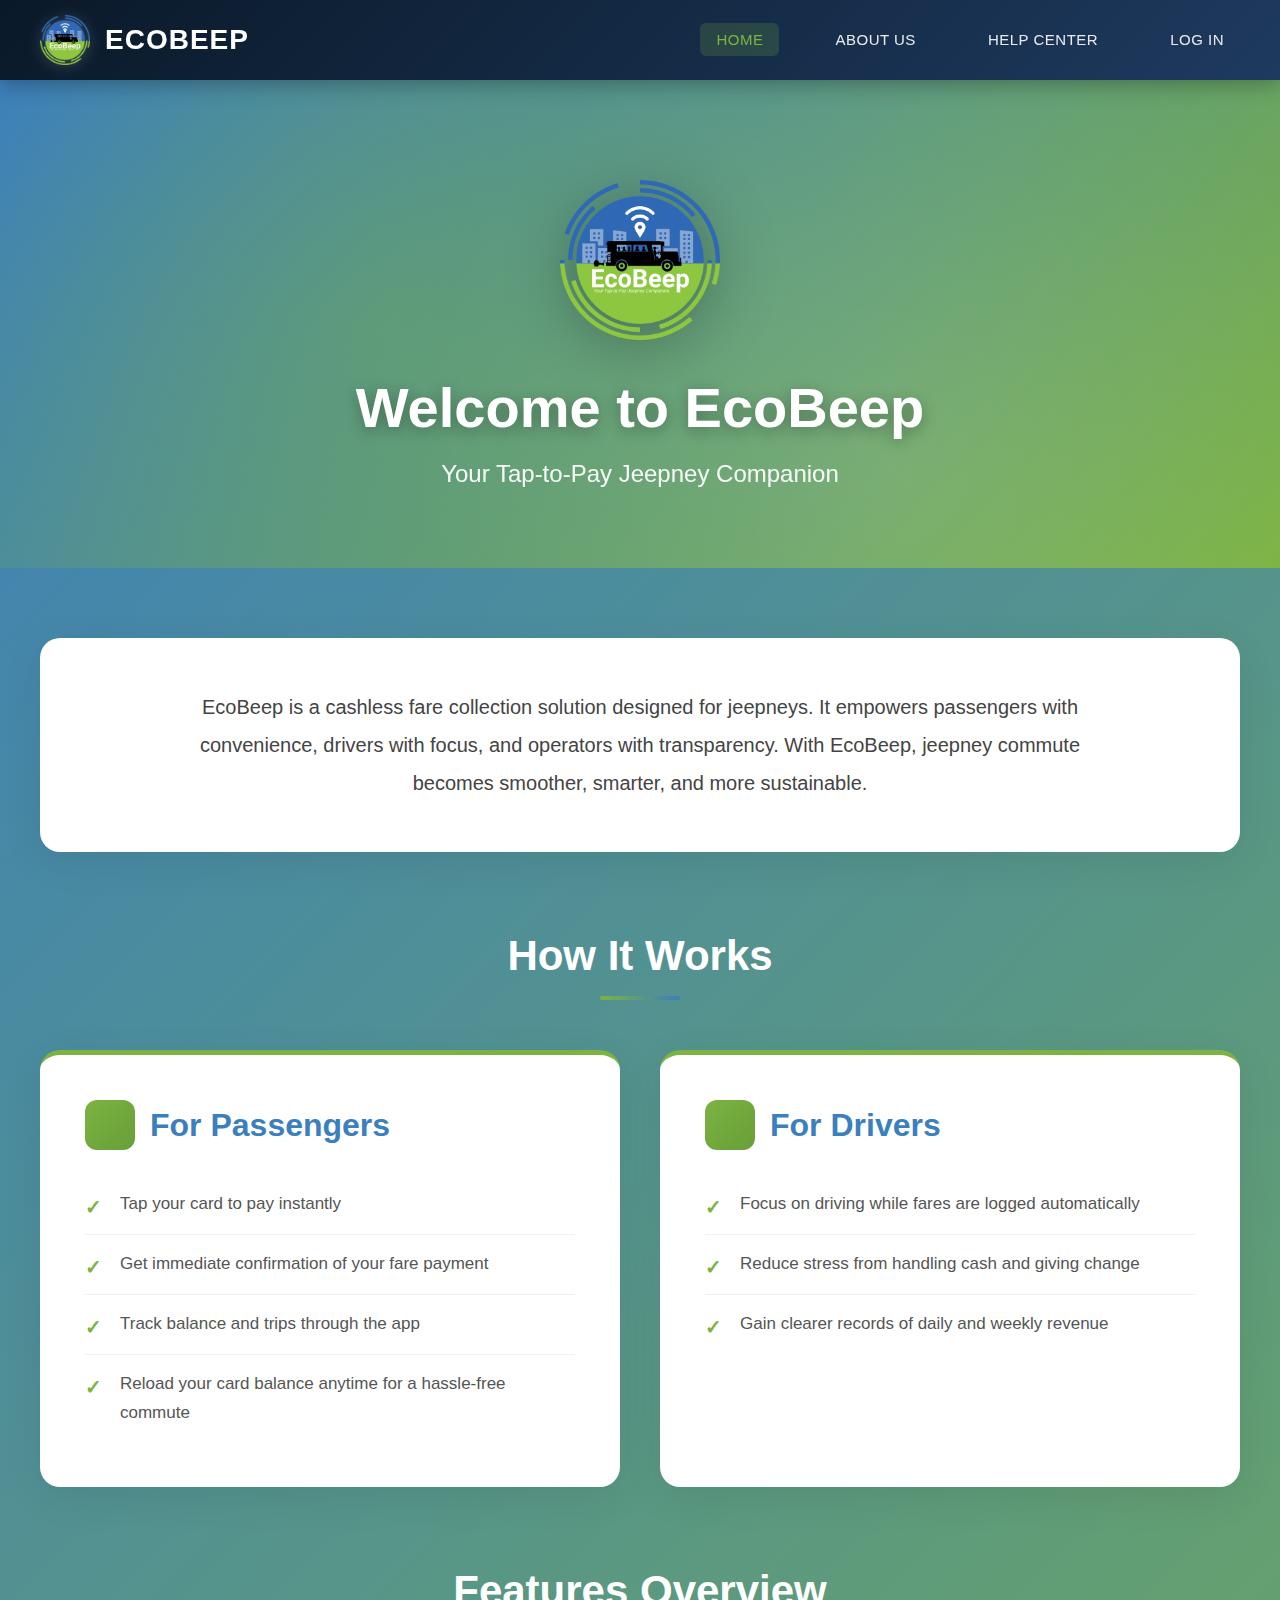
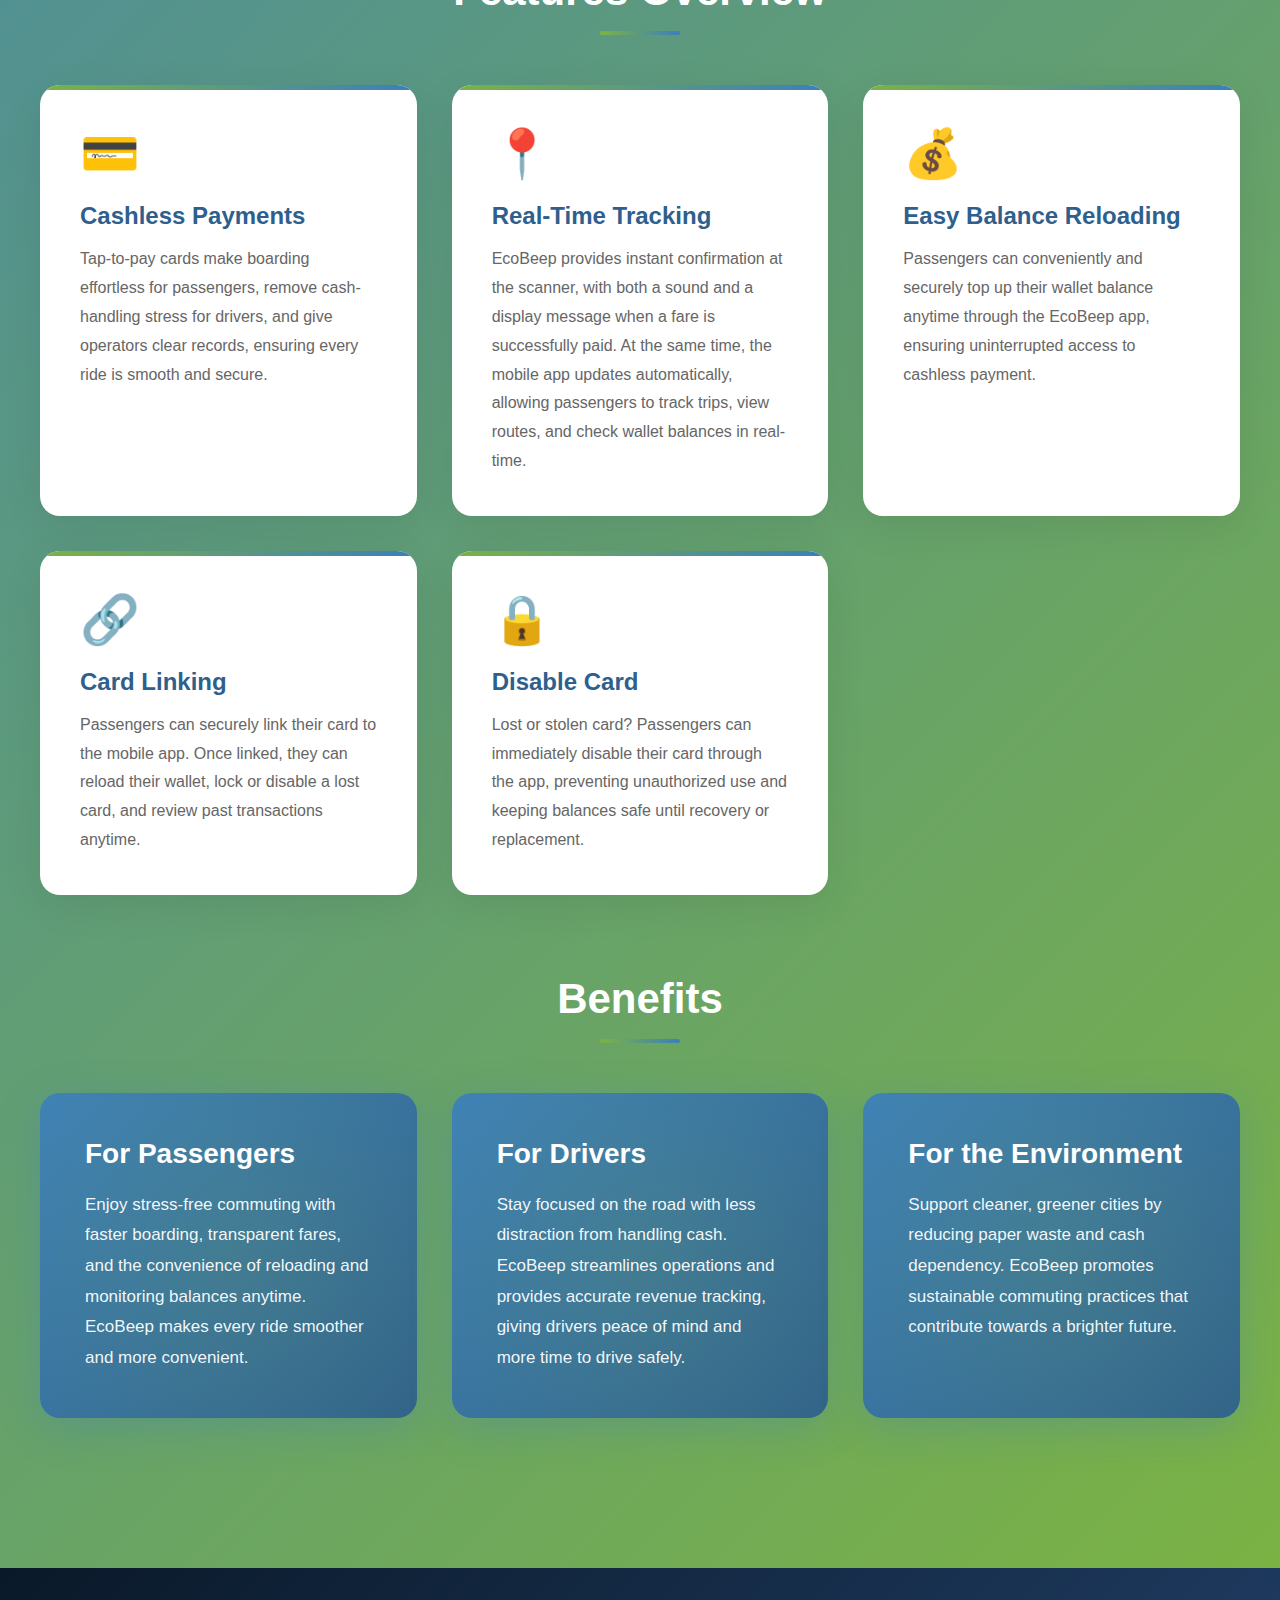
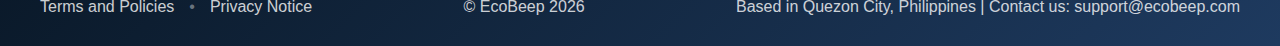
<file: index.html>
<!DOCTYPE html>
<html lang="en">
<head>
    <meta charset="UTF-8">
    <meta name="viewport" content="width=device-width, initial-scale=1.0">
    <title>EcoBeep - Home</title>
    <style>
        /* Reset and Base Styles */
        * {
            margin: 0;
            padding: 0;
            box-sizing: border-box;
        }

        body {
            font-family: 'Segoe UI', Tahoma, Geneva, Verdana, sans-serif;
            background: linear-gradient(135deg, #3b7fbd 0%, #7cb342 100%);
            color: #fff;
            min-height: 100vh;
            display: flex;
            flex-direction: column;
        }

        /* UPDATED NAVBAR STYLES - DARK BLUE */
        .navbar {
            background: linear-gradient(135deg, #0a1929 0%, #1e3a5f 100%);
            padding: 0;
            position: fixed;
            top: 0;
            left: 0;
            right: 0;
            z-index: 1000;
            box-shadow: 0 4px 20px rgba(0, 0, 0, 0.3);
        }

        .nav-container {
            max-width: 1400px;
            margin: 0 auto;
            display: flex;
            justify-content: space-between;
            align-items: center;
            padding: 15px 40px;
        }

        .nav-brand {
            display: flex;
            align-items: center;
            gap: 15px;
        }

        .nav-logo {
            width: 50px;
            height: 50px;
            filter: drop-shadow(0 2px 8px rgba(255, 255, 255, 0.2));
        }

        .nav-title {
            font-size: 28px;
            font-weight: 700;
            color: #ffffff;
            letter-spacing: 1px;
        }

        .nav-links {
            display: flex;
            list-style: none;
            gap: 40px;
        }

        .nav-links a {
            color: rgba(255, 255, 255, 0.9);
            text-decoration: none;
            font-weight: 500;
            font-size: 15px;
            letter-spacing: 0.5px;
            padding: 8px 16px;
            border-radius: 6px;
            transition: all 0.3s ease;
        }

        .nav-links a:hover {
            background: rgba(255, 255, 255, 0.1);
            color: #7cb342;
        }

        .nav-links a.active {
            background: rgba(124, 179, 66, 0.2);
            color: #7cb342;
        }

        /* Footer Styles */
        .footer {
            background: linear-gradient(135deg, #0a1929 0%, #1e3a5f 100%);
            color: rgba(255, 255, 255, 0.8);
            padding: 30px 40px;
            margin-top: auto;
        }

        .footer-container {
            max-width: 1400px;
            margin: 0 auto;
            display: flex;
            justify-content: space-between;
            align-items: center;
            flex-wrap: wrap;
            gap: 20px;
        }

        .footer-left, .footer-center, .footer-right {
            display: flex;
            align-items: center;
            gap: 15px;
        }

        .footer a {
            color: rgba(255, 255, 255, 0.8);
            text-decoration: none;
            transition: color 0.3s ease;
        }

        .footer a:hover {
            color: #7cb342;
        }

        .separator {
            color: rgba(255, 255, 255, 0.4);
        }

        /* Full-width home page styles */
        .home-container {
            flex: 1;
            width: 100%;
            position: relative;
            z-index: 1;
            margin-top: 80px;
        }

        .home-hero {
            background: linear-gradient(135deg, #3b7fbd 0%, #7cb342 100%);
            padding: 100px 20px 80px;
            text-align: center;
            color: white;
            position: relative;
            overflow: hidden;
        }

        .home-hero::before {
            content: '';
            position: absolute;
            top: 0;
            left: 0;
            right: 0;
            bottom: 0;
            background: radial-gradient(circle at 30% 50%, rgba(124, 179, 66, 0.3) 0%, transparent 50%),
                        radial-gradient(circle at 70% 80%, rgba(255, 255, 255, 0.1) 0%, transparent 50%);
            animation: heroGlow 10s ease-in-out infinite;
        }

        @keyframes heroGlow {
            0%, 100% { opacity: 0.5; }
            50% { opacity: 1; }
        }

        .home-hero .logo {
            width: 160px;
            height: 160px;
            margin: 0 auto 35px;
            display: block;
            filter: drop-shadow(0 10px 30px rgba(0, 0, 0, 0.3));
            animation: float 6s ease-in-out infinite;
            position: relative;
            z-index: 1;
        }

        @keyframes float {
            0%, 100% { transform: translateY(0px); }
            50% { transform: translateY(-20px); }
        }

        .home-hero h1 {
            font-size: 56px;
            font-weight: 700;
            margin-bottom: 20px;
            position: relative;
            z-index: 1;
            text-shadow: 0 4px 15px rgba(0, 0, 0, 0.3);
        }

        .home-hero p {
            font-size: 24px;
            opacity: 0.95;
            font-weight: 300;
            position: relative;
            z-index: 1;
            max-width: 700px;
            margin: 0 auto;
        }

        .home-content {
            max-width: 1400px;
            margin: 0 auto;
            padding: 70px 40px;
        }

        .section {
            margin-bottom: 80px;
            animation: fadeInUp 0.8s ease-out;
        }

        @keyframes fadeInUp {
            from {
                opacity: 0;
                transform: translateY(40px);
            }
            to {
                opacity: 1;
                transform: translateY(0);
            }
        }

        .section-title {
            color: #FFFFFF;
            font-size: 42px;
            margin-bottom: 50px;
            font-weight: 700;
            text-align: center;
            position: relative;
            padding-bottom: 20px;
        }

        .section-title::after {
            content: '';
            position: absolute;
            bottom: 0;
            left: 50%;
            transform: translateX(-50%);
            width: 80px;
            height: 4px;
            background: linear-gradient(90deg, #7cb342 0%, #3b7fbd 100%);
            border-radius: 2px;
        }

        .intro-text {
            background: white;
            border-radius: 20px;
            padding: 50px;
            box-shadow: 0 10px 40px rgba(0, 0, 0, 0.08);
            text-align: center;
            margin-bottom: 80px;
        }

        .intro-text p {
            font-size: 20px;
            line-height: 1.9;
            color: #444;
            max-width: 900px;
            margin: 0 auto;
        }

        .user-types {
            display: grid;
            grid-template-columns: repeat(auto-fit, minmax(450px, 1fr));
            gap: 40px;
            margin-bottom: 80px;
        }

        .user-type-card {
            background: white;
            border-radius: 20px;
            padding: 45px;
            box-shadow: 0 10px 40px rgba(0, 0, 0, 0.08);
            transition: all 0.3s ease;
            border-top: 5px solid #7cb342;
        }

        .user-type-card:hover {
            transform: translateY(-10px);
            box-shadow: 0 20px 50px rgba(59, 127, 189, 0.15);
        }

        .user-type-card h3 {
            color: #3b7fbd;
            font-size: 32px;
            margin-bottom: 25px;
            font-weight: 600;
            display: flex;
            align-items: center;
            gap: 15px;
        }

        .user-type-card h3::before {
            content: '';
            display: inline-block;
            width: 50px;
            height: 50px;
            background: linear-gradient(135deg, #7cb342 0%, #689f38 100%);
            border-radius: 12px;
            flex-shrink: 0;
        }

        .user-type-card ul {
            list-style: none;
            padding: 0;
        }

        .user-type-card li {
            padding: 15px 0;
            padding-left: 35px;
            position: relative;
            color: #555;
            font-size: 17px;
            line-height: 1.7;
            border-bottom: 1px solid #f0f0f0;
        }

        .user-type-card li:last-child {
            border-bottom: none;
        }

        .user-type-card li::before {
            content: "✓";
            position: absolute;
            left: 0;
            color: #7cb342;
            font-weight: 900;
            font-size: 20px;
        }

        .features-grid {
            display: grid;
            grid-template-columns: repeat(auto-fit, minmax(350px, 1fr));
            gap: 35px;
            margin-top: 50px;
        }

        .feature-card {
            background: white;
            border-radius: 20px;
            padding: 40px;
            box-shadow: 0 10px 40px rgba(0, 0, 0, 0.08);
            transition: all 0.3s ease;
            position: relative;
            overflow: hidden;
        }

        .feature-card::before {
            content: '';
            position: absolute;
            top: 0;
            left: 0;
            width: 100%;
            height: 5px;
            background: linear-gradient(90deg, #7cb342 0%, #3b7fbd 100%);
        }

        .feature-card:hover {
            transform: translateY(-8px);
            box-shadow: 0 15px 50px rgba(59, 127, 189, 0.15);
        }

        .feature-icon {
            font-size: 48px;
            margin-bottom: 20px;
            display: block;
        }

        .feature-card h4 {
            color: #2e5f8d;
            font-size: 24px;
            margin-bottom: 15px;
            font-weight: 600;
        }

        .feature-card p {
            color: #666;
            line-height: 1.8;
            font-size: 16px;
        }

        .benefits-grid {
            display: grid;
            grid-template-columns: repeat(auto-fit, minmax(350px, 1fr));
            gap: 35px;
            margin-top: 50px;
        }

        .benefit-card {
            background: linear-gradient(135deg, #3b7fbd 0%, #2e5f8d 100%);
            color: white;
            border-radius: 20px;
            padding: 45px;
            box-shadow: 0 10px 40px rgba(59, 127, 189, 0.3);
            transition: all 0.3s ease;
            position: relative;
            overflow: hidden;
        }

        .benefit-card::before {
            content: '';
            position: absolute;
            top: -50%;
            right: -50%;
            width: 200%;
            height: 200%;
            background: radial-gradient(circle, rgba(124, 179, 66, 0.2) 0%, transparent 70%);
            animation: benefitGlow 8s ease-in-out infinite;
        }

        @keyframes benefitGlow {
            0%, 100% { transform: scale(1); opacity: 0.5; }
            50% { transform: scale(1.2); opacity: 1; }
        }

        .benefit-card:hover {
            transform: translateY(-10px) scale(1.02);
            box-shadow: 0 20px 60px rgba(59, 127, 189, 0.4);
        }

        .benefit-card h4 {
            font-size: 28px;
            margin-bottom: 20px;
            font-weight: 600;
            position: relative;
            z-index: 1;
        }

        .benefit-card p {
            color: rgba(255, 255, 255, 0.95);
            line-height: 1.8;
            font-size: 17px;
            position: relative;
            z-index: 1;
        }

        /* Responsive */
        @media (max-width: 1024px) {
            .user-types {
                grid-template-columns: 1fr;
            }

            .features-grid,
            .benefits-grid {
                grid-template-columns: repeat(auto-fit, minmax(300px, 1fr));
            }
        }

        @media (max-width: 768px) {
            .nav-container {
                padding: 15px 20px;
            }

            .nav-links {
                gap: 20px;
            }

            .nav-links a {
                font-size: 13px;
                padding: 6px 12px;
            }

            .home-hero {
                padding: 70px 20px 50px;
            }

            .home-hero h1 {
                font-size: 38px;
            }

            .home-hero p {
                font-size: 18px;
            }

            .home-hero .logo {
                width: 120px;
                height: 120px;
            }

            .home-content {
                padding: 50px 20px;
            }

            .section {
                margin-bottom: 60px;
            }

            .section-title {
                font-size: 32px;
                margin-bottom: 35px;
            }

            .intro-text {
                padding: 35px 25px;
            }

            .intro-text p {
                font-size: 17px;
            }

            .user-type-card,
            .feature-card,
            .benefit-card {
                padding: 30px 25px;
            }

            .user-type-card h3 {
                font-size: 26px;
            }

            .features-grid,
            .benefits-grid {
                grid-template-columns: 1fr;
                gap: 25px;
            }

            .footer-container {
                flex-direction: column;
                text-align: center;
            }
        }

        @media (max-width: 480px) {
            .nav-title {
                font-size: 22px;
            }

            .nav-logo {
                width: 40px;
                height: 40px;
            }

            .nav-links {
                gap: 10px;
            }

            .nav-links a {
                font-size: 11px;
                padding: 5px 8px;
            }

            .home-hero h1 {
                font-size: 32px;
            }

            .home-hero p {
                font-size: 16px;
            }

            .section-title {
                font-size: 28px;
            }

            .user-type-card h3 {
                font-size: 22px;
                flex-direction: column;
                align-items: flex-start;
            }
        }
    </style>
</head>
<body>
    <!-- Navigation Bar -->
    <nav class="navbar">
        <div class="nav-container">
            <div class="nav-brand">
                <img src="ecobeeplogo_nobg.png" alt="EcoBeep Logo" class="nav-logo">
                <span class="nav-title">ECOBEEP</span>
            </div>
            <ul class="nav-links">
                <li><a href="index.html" class="active">HOME</a></li>
                <li><a href="about-us.html">ABOUT US</a></li>
                <li><a href="help-center.html">HELP CENTER</a></li>
                <li><a href="login.html">LOG IN</a></li>
            </ul>
        </div>
    </nav>

    <div class="home-container">
        <!-- Hero Section -->
        <div class="home-hero">
            <img src="ecobeeplogo_nobg.png" alt="EcoBeep Logo" class="logo">
            <h1>Welcome to EcoBeep</h1>
            <p>Your Tap-to-Pay Jeepney Companion</p>
        </div>

        <!-- Content Section -->
        <div class="home-content">
            <!-- About Section -->
            <div class="section">
                <div class="intro-text">
                    <p>EcoBeep is a cashless fare collection solution designed for jeepneys. It empowers passengers with convenience, drivers with focus, and operators with transparency. With EcoBeep, jeepney commute becomes smoother, smarter, and more sustainable.</p>
                </div>
            </div>

            <!-- How It Works Section -->
            <div class="section">
                <h2 class="section-title">How It Works</h2>
                
                <div class="user-types">
                    <div class="user-type-card">
                        <h3>For Passengers</h3>
                        <ul>
                            <li>Tap your card to pay instantly</li>
                            <li>Get immediate confirmation of your fare payment</li>
                            <li>Track balance and trips through the app</li>
                            <li>Reload your card balance anytime for a hassle-free commute</li>
                        </ul>
                    </div>

                    <div class="user-type-card">
                        <h3>For Drivers</h3>
                        <ul>
                            <li>Focus on driving while fares are logged automatically</li>
                            <li>Reduce stress from handling cash and giving change</li>
                            <li>Gain clearer records of daily and weekly revenue</li>
                        </ul>
                    </div>
                </div>
            </div>

            <!-- Features Section -->
            <div class="section">
                <h2 class="section-title">Features Overview</h2>
                
                <div class="features-grid">
                    <div class="feature-card">
                        <span class="feature-icon">💳</span>
                        <h4>Cashless Payments</h4>
                        <p>Tap-to-pay cards make boarding effortless for passengers, remove cash-handling stress for drivers, and give operators clear records, ensuring every ride is smooth and secure.</p>
                    </div>

                    <div class="feature-card">
                        <span class="feature-icon">📍</span>
                        <h4>Real-Time Tracking</h4>
                        <p>EcoBeep provides instant confirmation at the scanner, with both a sound and a display message when a fare is successfully paid. At the same time, the mobile app updates automatically, allowing passengers to track trips, view routes, and check wallet balances in real-time.</p>
                    </div>

                    <div class="feature-card">
                        <span class="feature-icon">💰</span>
                        <h4>Easy Balance Reloading</h4>
                        <p>Passengers can conveniently and securely top up their wallet balance anytime through the EcoBeep app, ensuring uninterrupted access to cashless payment.</p>
                    </div>

                    <div class="feature-card">
                        <span class="feature-icon">🔗</span>
                        <h4>Card Linking</h4>
                        <p>Passengers can securely link their card to the mobile app. Once linked, they can reload their wallet, lock or disable a lost card, and review past transactions anytime.</p>
                    </div>

                    <div class="feature-card">
                        <span class="feature-icon">🔒</span>
                        <h4>Disable Card</h4>
                        <p>Lost or stolen card? Passengers can immediately disable their card through the app, preventing unauthorized use and keeping balances safe until recovery or replacement.</p>
                    </div>
                </div>
            </div>

            <!-- Benefits Section -->
            <div class="section">
                <h2 class="section-title">Benefits</h2>
                
                <div class="benefits-grid">
                    <div class="benefit-card">
                        <h4>For Passengers</h4>
                        <p>Enjoy stress-free commuting with faster boarding, transparent fares, and the convenience of reloading and monitoring balances anytime. EcoBeep makes every ride smoother and more convenient.</p>
                    </div>

                    <div class="benefit-card">
                        <h4>For Drivers</h4>
                        <p>Stay focused on the road with less distraction from handling cash. EcoBeep streamlines operations and provides accurate revenue tracking, giving drivers peace of mind and more time to drive safely.</p>
                    </div>

                    <div class="benefit-card">
                        <h4>For the Environment</h4>
                        <p>Support cleaner, greener cities by reducing paper waste and cash dependency. EcoBeep promotes sustainable commuting practices that contribute towards a brighter future.</p>
                    </div>
                </div>
            </div>
        </div>
    </div>

    <!-- Footer -->
    <footer class="footer">
        <div class="footer-container">
            <div class="footer-left">
                <a href="#">Terms and Policies</a>
                <span class="separator">•</span>
                <a href="#">Privacy Notice</a>
            </div>
            <div class="footer-center">
                <p>&copy; EcoBeep 2026</p>
            </div>
            <div class="footer-right">
                <p>Based in Quezon City, Philippines | Contact us: <a href="mailto:support@ecobeep.com">support@ecobeep.com</a></p>
            </div>
        </div>
    </footer>
</body>
</html>
</file>
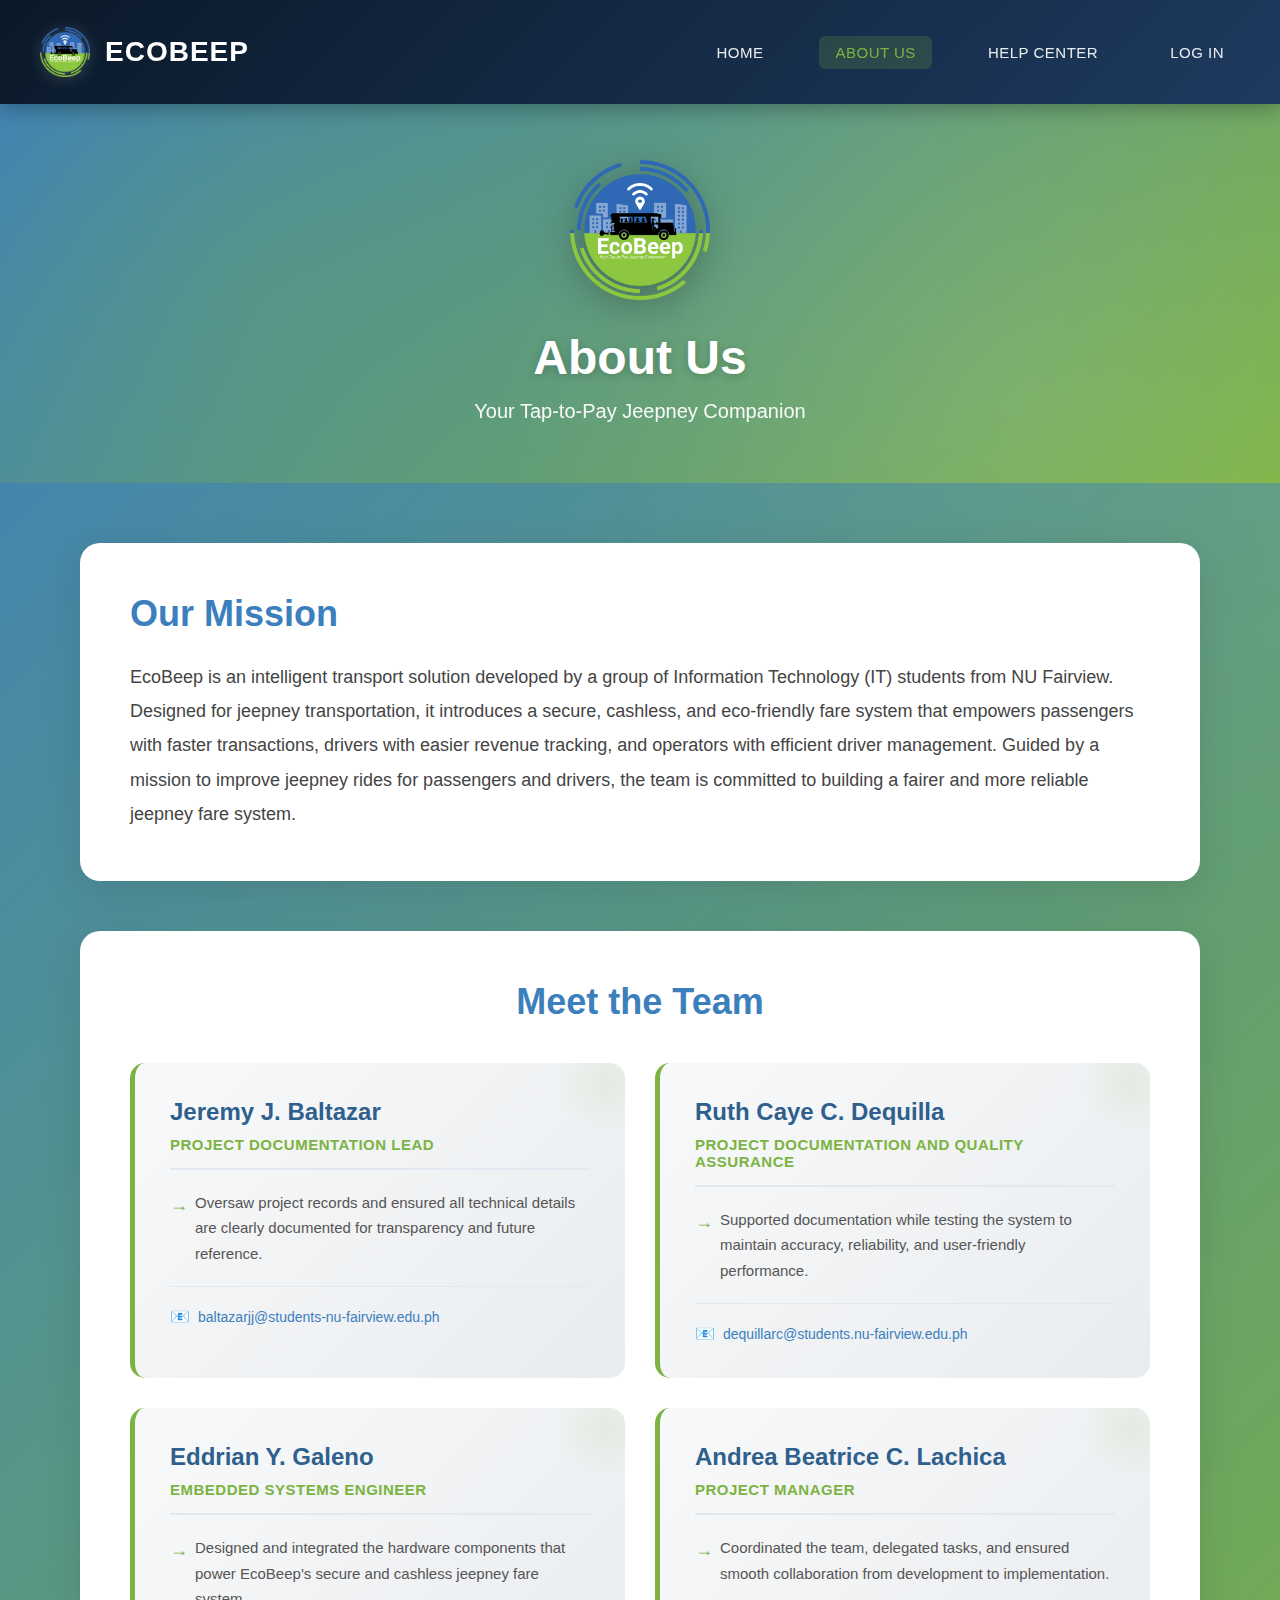
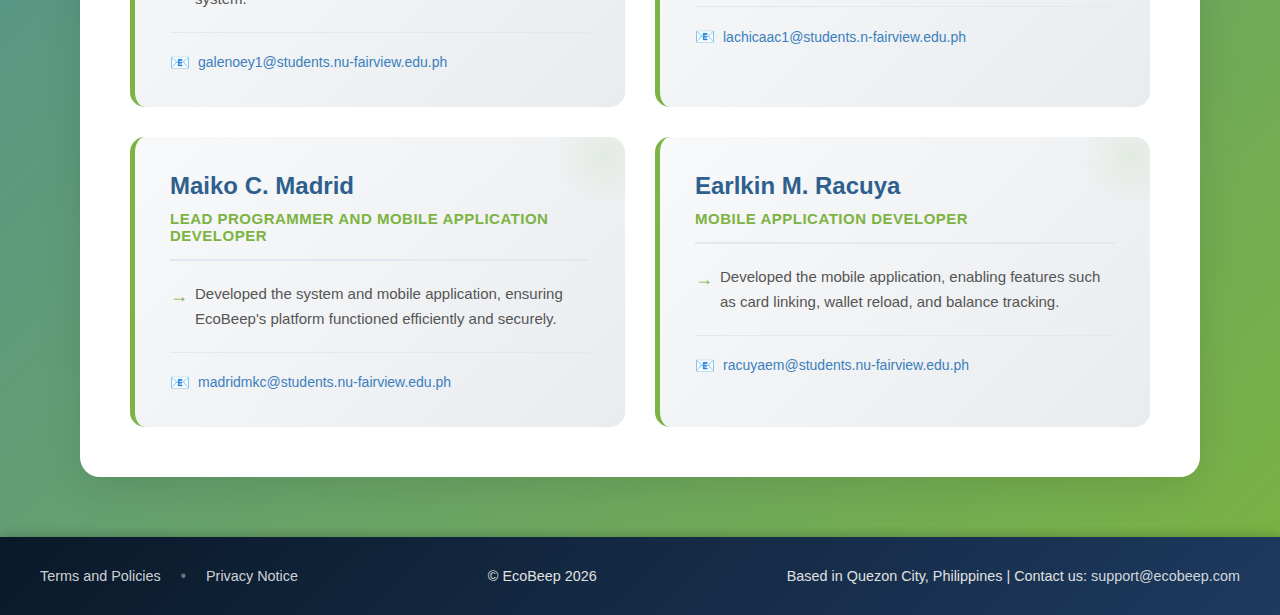
<file: about-us.html>
<!DOCTYPE html>
<html lang="en">
<head>
    <meta charset="UTF-8">
    <meta name="viewport" content="width=device-width, initial-scale=1.0">
    <title>About Us - EcoBeep</title>
    <link rel="stylesheet" href="../css/login-style.css">
    <style>
        /* Reset and Base Styles */
        * {
            margin: 0;
            padding: 0;
            box-sizing: border-box;
        }

        body {
            font-family: 'Segoe UI', Tahoma, Geneva, Verdana, sans-serif;
            background: linear-gradient(135deg, #3b7fbd 0%, #7cb342 100%);
            color: #fff;
            min-height: 100vh;
            display: flex;
            flex-direction: column;
        }

        /* NAVBAR STYLES - DARK BLUE */
        .navbar {
            background: linear-gradient(135deg, #0a1929 0%, #1e3a5f 100%);
            padding: 0;
            position: fixed;
            top: 0;
            left: 0;
            right: 0;
            z-index: 1000;
            box-shadow: 0 4px 20px rgba(0, 0, 0, 0.3);
        }

        .nav-container {
            max-width: 1400px;
            margin: 0 auto;
            display: flex;
            justify-content: space-between;
            align-items: center;
            padding: 15px 40px;
        }

        .nav-brand {
            display: flex;
            align-items: center;
            gap: 15px;
        }

        .nav-logo {
            width: 50px;
            height: 50px;
            filter: drop-shadow(0 2px 8px rgba(255, 255, 255, 0.2));
        }

        .nav-title {
            font-size: 28px;
            font-weight: 700;
            color: #ffffff;
            letter-spacing: 1px;
        }

        .nav-links {
            display: flex;
            list-style: none;
            gap: 40px;
        }

        .nav-links a {
            color: rgba(255, 255, 255, 0.9);
            text-decoration: none;
            font-weight: 500;
            font-size: 15px;
            letter-spacing: 0.5px;
            padding: 8px 16px;
            border-radius: 6px;
            transition: all 0.3s ease;
        }

        .nav-links a:hover {
            background: rgba(255, 255, 255, 0.1);
            color: #7cb342;
        }

        .nav-links a.active {
            background: rgba(124, 179, 66, 0.2);
            color: #7cb342;
        }

        /* Footer Styles */
        .footer {
            background: linear-gradient(135deg, #0a1929 0%, #1e3a5f 100%);
            color: rgba(255, 255, 255, 0.8);
            padding: 30px 40px;
            margin-top: auto;
        }

        .footer-container {
            max-width: 1400px;
            margin: 0 auto;
            display: flex;
            justify-content: space-between;
            align-items: center;
            flex-wrap: wrap;
            gap: 20px;
        }

        .footer-left, .footer-center, .footer-right {
            display: flex;
            align-items: center;
            gap: 15px;
        }

        .footer a {
            color: rgba(255, 255, 255, 0.8);
            text-decoration: none;
            transition: color 0.3s ease;
        }

        .footer a:hover {
            color: #7cb342;
        }

        .separator {
            color: rgba(255, 255, 255, 0.4);
        }

        /* Full-width About Us page styles */
        .about-container {
            flex: 1;
            width: 100%;
            position: relative;
            z-index: 1;
            margin-top: 80px;
        }

        .about-hero {
            background: linear-gradient(135deg, #3b7fbd 0%, #7cb342 100%);
            padding: 80px 20px 60px;
            text-align: center;
            color: white;
            position: relative;
            overflow: hidden;
        }

        .about-hero::before {
            content: '';
            position: absolute;
            top: 0;
            left: 0;
            right: 0;
            bottom: 0;
            background: radial-gradient(circle at 20% 50%, rgba(124, 179, 66, 0.2) 0%, transparent 50%),
                        radial-gradient(circle at 80% 80%, rgba(255, 255, 255, 0.1) 0%, transparent 50%);
            animation: heroGlow 8s ease-in-out infinite;
        }

        @keyframes heroGlow {
            0%, 100% { opacity: 0.5; }
            50% { opacity: 1; }
        }

        .about-hero .logo {
            width: 140px;
            height: 140px;
            margin: 0 auto 30px;
            display: block;
            filter: drop-shadow(0 8px 20px rgba(0, 0, 0, 0.3));
            animation: float 6s ease-in-out infinite;
            position: relative;
            z-index: 1;
        }

        @keyframes float {
            0%, 100% { transform: translateY(0px); }
            50% { transform: translateY(-15px); }
        }

        .about-hero h1 {
            font-size: 48px;
            font-weight: 700;
            margin-bottom: 15px;
            position: relative;
            z-index: 1;
            text-shadow: 0 2px 10px rgba(0, 0, 0, 0.2);
        }

        .about-hero p {
            font-size: 20px;
            opacity: 0.95;
            font-weight: 300;
            position: relative;
            z-index: 1;
            max-width: 600px;
            margin: 0 auto;
        }

        .about-content {
            max-width: 1200px;
            margin: 0 auto;
            padding: 60px 40px;
        }

        .mission-section {
            background: white;
            border-radius: 20px;
            padding: 50px;
            margin-bottom: 50px;
            box-shadow: 0 10px 40px rgba(0, 0, 0, 0.1);
            animation: fadeInUp 0.8s ease-out;
        }

        @keyframes fadeInUp {
            from {
                opacity: 0;
                transform: translateY(30px);
            }
            to {
                opacity: 1;
                transform: translateY(0);
            }
        }

        .mission-section h2 {
            color: #3b7fbd;
            font-size: 36px;
            margin-bottom: 25px;
            font-weight: 700;
        }

        .mission-section p {
            line-height: 1.9;
            color: #444;
            font-size: 18px;
        }

        .team-section {
            background: white;
            border-radius: 20px;
            padding: 50px;
            box-shadow: 0 10px 40px rgba(0, 0, 0, 0.1);
            animation: fadeInUp 0.8s ease-out 0.2s backwards;
        }

        .team-section h2 {
            color: #3b7fbd;
            font-size: 36px;
            margin-bottom: 40px;
            font-weight: 700;
            text-align: center;
        }

        .team-grid {
            display: grid;
            grid-template-columns: repeat(auto-fit, minmax(350px, 1fr));
            gap: 30px;
            margin-top: 30px;
        }

        .team-card {
            background: linear-gradient(135deg, #f8f9fa 0%, #e9ecef 100%);
            border-radius: 15px;
            padding: 35px;
            transition: all 0.3s ease;
            border-left: 5px solid #7cb342;
            position: relative;
            overflow: hidden;
        }

        .team-card::before {
            content: '';
            position: absolute;
            top: 0;
            right: 0;
            width: 100px;
            height: 100px;
            background: radial-gradient(circle, rgba(124, 179, 66, 0.1) 0%, transparent 70%);
            border-radius: 50%;
            transform: translate(30%, -30%);
        }

        .team-card:hover {
            transform: translateY(-8px);
            box-shadow: 0 15px 40px rgba(59, 127, 189, 0.2);
            border-left-color: #3b7fbd;
        }

        .team-card h3 {
            color: #2e5f8d;
            font-size: 24px;
            margin-bottom: 10px;
            font-weight: 700;
            position: relative;
            z-index: 1;
        }

        .team-role {
            color: #7cb342;
            font-weight: 600;
            font-size: 15px;
            text-transform: uppercase;
            letter-spacing: 0.5px;
            margin-bottom: 20px;
            padding-bottom: 15px;
            border-bottom: 2px solid #e2e8f0;
            position: relative;
            z-index: 1;
        }

        .team-responsibilities {
            margin-bottom: 20px;
            position: relative;
            z-index: 1;
        }

        .team-responsibilities ul {
            list-style: none;
            padding: 0;
            margin: 0;
        }

        .team-responsibilities li {
            color: #555;
            margin-bottom: 12px;
            padding-left: 25px;
            position: relative;
            line-height: 1.7;
            font-size: 15px;
        }

        .team-responsibilities li::before {
            content: "→";
            position: absolute;
            left: 0;
            color: #7cb342;
            font-weight: bold;
            font-size: 18px;
        }

        .team-email {
            margin-top: 20px;
            padding-top: 20px;
            border-top: 1px solid #e2e8f0;
            position: relative;
            z-index: 1;
        }

        .team-email a {
            color: #3b7fbd;
            text-decoration: none;
            font-size: 14px;
            word-break: break-all;
            transition: all 0.3s ease;
            display: inline-flex;
            align-items: center;
            gap: 8px;
        }

        .team-email a:hover {
            color: #7cb342;
            text-decoration: underline;
        }

        .email-icon {
            font-size: 16px;
        }

        /* Responsive */
        @media (max-width: 768px) {
            .nav-container {
                padding: 15px 20px;
            }

            .nav-links {
                gap: 20px;
            }

            .nav-links a {
                font-size: 13px;
                padding: 6px 12px;
            }

            .about-hero {
                padding: 60px 20px 40px;
            }

            .about-hero h1 {
                font-size: 32px;
            }

            .about-hero p {
                font-size: 16px;
            }

            .about-hero .logo {
                width: 100px;
                height: 100px;
            }

            .mission-section,
            .team-section {
                padding: 30px 25px;
            }

            .mission-section h2,
            .team-section h2 {
                font-size: 28px;
            }

            .mission-section p {
                font-size: 16px;
            }

            .team-grid {
                grid-template-columns: 1fr;
                gap: 20px;
            }

            .about-content {
                padding: 40px 20px;
            }

            .team-card {
                padding: 25px 20px;
            }

            .team-card h3 {
                font-size: 20px;
            }
        }

        @media (max-width: 480px) {
            .nav-title {
                font-size: 22px;
            }

            .nav-logo {
                width: 40px;
                height: 40px;
            }

            .nav-links {
                gap: 10px;
            }

            .nav-links a {
                font-size: 11px;
                padding: 5px 8px;
            }

            .about-hero h1 {
                font-size: 28px;
            }

            .mission-section h2,
            .team-section h2 {
                font-size: 24px;
            }

            .team-card h3 {
                font-size: 18px;
            }

            .team-role {
                font-size: 13px;
            }
        }
    </style>
</head>
<body>
    <!-- Navigation Bar -->
    <nav class="navbar">
        <div class="nav-container">
            <div class="nav-brand">
                <img src="ecobeeplogo_nobg.png" alt="EcoBeep Logo" class="nav-logo">
                <span class="nav-title">ECOBEEP</span>
            </div>
            <ul class="nav-links">
                <li><a href="index.html">HOME</a></li>
                <li><a href="about-us.html" class="active">ABOUT US</a></li>
                <li><a href="help-center.html">HELP CENTER</a></li>
                <li><a href="login.html">LOG IN</a></li>
            </ul>
        </div>
    </nav>

    <div class="about-container">
        <!-- Hero Section -->
        <div class="about-hero">
            <img src="ecobeeplogo_nobg.png" alt="EcoBeep Logo" class="logo">
            <h1>About Us</h1>
            <p>Your Tap-to-Pay Jeepney Companion</p>
        </div>

        <!-- Content Section -->
        <div class="about-content">
            <!-- Mission Section -->
            <div class="mission-section">
                <h2>Our Mission</h2>
                <p>EcoBeep is an intelligent transport solution developed by a group of Information Technology (IT) students from NU Fairview. Designed for jeepney transportation, it introduces a secure, cashless, and eco-friendly fare system that empowers passengers with faster transactions, drivers with easier revenue tracking, and operators with efficient driver management. Guided by a mission to improve jeepney rides for passengers and drivers, the team is committed to building a fairer and more reliable jeepney fare system.</p>
            </div>

            <!-- Team Section -->
            <div class="team-section">
                <h2>Meet the Team</h2>
                <div class="team-grid">
                    <!-- Team Member 1 -->
                    <div class="team-card">
                        <h3>Jeremy J. Baltazar</h3>
                        <div class="team-role">Project Documentation Lead</div>
                        <div class="team-responsibilities">
                            <ul>
                                <li>Oversaw project records and ensured all technical details are clearly documented for transparency and future reference.</li>
                            </ul>
                        </div>
                        <div class="team-email">
                            <a href="mailto:baltazarjj@students-nu-fairview.edu.ph">
                                <span class="email-icon">📧</span>
                                baltazarjj@students-nu-fairview.edu.ph
                            </a>
                        </div>
                    </div>

                    <!-- Team Member 2 -->
                    <div class="team-card">
                        <h3>Ruth Caye C. Dequilla</h3>
                        <div class="team-role">Project Documentation and Quality Assurance</div>
                        <div class="team-responsibilities">
                            <ul>
                                <li>Supported documentation while testing the system to maintain accuracy, reliability, and user-friendly performance.</li>
                            </ul>
                        </div>
                        <div class="team-email">
                            <a href="mailto:dequillarc@students.nu-fairview.edu.ph">
                                <span class="email-icon">📧</span>
                                dequillarc@students.nu-fairview.edu.ph
                            </a>
                        </div>
                    </div>

                    <!-- Team Member 3 -->
                    <div class="team-card">
                        <h3>Eddrian Y. Galeno</h3>
                        <div class="team-role">Embedded Systems Engineer</div>
                        <div class="team-responsibilities">
                            <ul>
                                <li>Designed and integrated the hardware components that power EcoBeep's secure and cashless jeepney fare system.</li>
                            </ul>
                        </div>
                        <div class="team-email">
                            <a href="mailto:galenoey1@students.nu-fairview.edu.ph">
                                <span class="email-icon">📧</span>
                                galenoey1@students.nu-fairview.edu.ph
                            </a>
                        </div>
                    </div>

                    <!-- Team Member 4 -->
                    <div class="team-card">
                        <h3>Andrea Beatrice C. Lachica</h3>
                        <div class="team-role">Project Manager</div>
                        <div class="team-responsibilities">
                            <ul>
                                <li>Coordinated the team, delegated tasks, and ensured smooth collaboration from development to implementation.</li>
                            </ul>
                        </div>
                        <div class="team-email">
                            <a href="mailto:lachicaac1@students.n-fairview.edu.ph">
                                <span class="email-icon">📧</span>
                                lachicaac1@students.n-fairview.edu.ph
                            </a>
                        </div>
                    </div>

                    <!-- Team Member 5 -->
                    <div class="team-card">
                        <h3>Maiko C. Madrid</h3>
                        <div class="team-role">Lead Programmer and Mobile Application Developer</div>
                        <div class="team-responsibilities">
                            <ul>
                                <li>Developed the system and mobile application, ensuring EcoBeep's platform functioned efficiently and securely.</li>
                            </ul>
                        </div>
                        <div class="team-email">
                            <a href="mailto:madridmkc@students.nu-fairview.edu.ph">
                                <span class="email-icon">📧</span>
                                madridmkc@students.nu-fairview.edu.ph
                            </a>
                        </div>
                    </div>

                    <!-- Team Member 6 -->
                    <div class="team-card">
                        <h3>Earlkin M. Racuya</h3>
                        <div class="team-role">Mobile Application Developer</div>
                        <div class="team-responsibilities">
                            <ul>
                                <li>Developed the mobile application, enabling features such as card linking, wallet reload, and balance tracking.</li>
                            </ul>
                        </div>
                        <div class="team-email">
                            <a href="mailto:racuyaem@students.nu-fairview.edu.ph">
                                <span class="email-icon">📧</span>
                                racuyaem@students.nu-fairview.edu.ph
                            </a>
                        </div>
                    </div>
                </div>
            </div>
        </div>
    </div>

    <!-- Footer -->
    <footer class="footer">
        <div class="footer-container">
            <div class="footer-left">
                <a href="#">Terms and Policies</a>
                <span class="separator">•</span>
                <a href="#">Privacy Notice</a>
            </div>
            <div class="footer-center">
                <p>&copy; EcoBeep 2026</p>
            </div>
            <div class="footer-right">
                <p>Based in Quezon City, Philippines | Contact us: <a href="mailto:support@ecobeep.com">support@ecobeep.com</a></p>
            </div>
        </div>
    </footer>
</body>
</html>
</file>
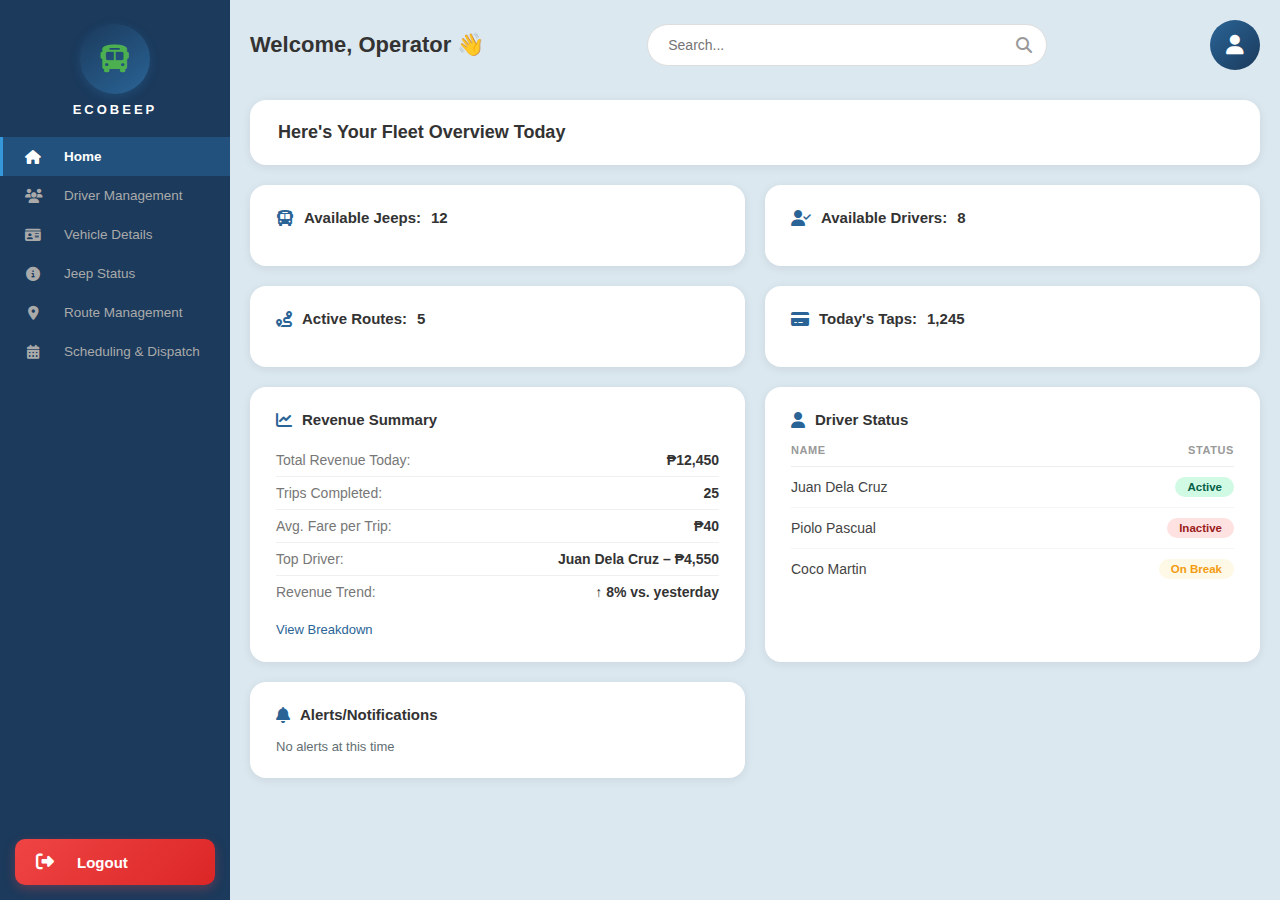
<file: dashboard.html>
<!DOCTYPE html>
<html lang="en">
<head>
    <meta charset="UTF-8">
    <meta name="viewport" content="width=device-width, initial-scale=1.0">
    <title>Vehicle Details - EcoBeep</title>
    <link rel="stylesheet" href="https://cdnjs.cloudflare.com/ajax/libs/font-awesome/6.4.0/css/all.min.css">
<link rel="stylesheet" href="css/styles.css">
<link rel="stylesheet" href="css/jeep-status.css">
<link rel="stylesheet" href="css/driver-management.css">
<link rel="stylesheet" href="css/route-management.css">  
<link rel="stylesheet" href="css/vehicle-details.css">
<link rel="stylesheet" href="css/scheduling.css">
<link rel="stylesheet" href="css/logout-styles.css">
<link rel="stylesheet" href="css/route-management-extras.css">

 
</head>
<body>
 
<!-- ===================== SIDEBAR ===================== -->
<aside class="sidebar">
    <div class="sidebar-logo">
        <div class="logo-img"><i class="fas fa-bus"></i></div>
        <div class="brand">EcoBeep</div>
    </div>
    <nav>
        <ul>
            <li>
                <a href="#" class="nav-link active" data-page="home">
                    <i class="fas fa-home"></i> Home
                </a>
            </li>
       
            
            <li>
                <a href="#" class="nav-link" data-page="driver-mgmt">
                    <i class="fas fa-users"></i> Driver Management
                </a>
            </li>
            
            <li>
                
                <li>
                    <a href="#" class="nav-link" data-page="vehicle-details">
                        <i class="fas fa-id-card"></i> Vehicle Details
                    </a>
            </li>
            
           		<li>
                    <a href="#" class="nav-link" data-page="jeep-status">
                        <i class="fas fa-circle-info"></i> Jeep Status
                    </a>
    			</li>
                
                <li>
                <a href="#" class="nav-link" data-page="route-mgmt">
                    <i class="fas fa-map-marker-alt"></i> Route Management
                </a>
            </li>
            <li>
                <a href="#" class="nav-link" data-page="scheduling">
                    <i class="fas fa-calendar-alt"></i> Scheduling &amp; Dispatch
                </a>
            </li>
        </ul>
        <div class="sidebar-section-label">Settings</div>
        <ul>
            <li>
                <a href="#" class="nav-link" data-page="account">
                    <i class="fas fa-user"></i> Account Setting
                </a>
            </li>
        </ul>
          <li>
                 <a href="#" class="nav-link logout-btn" onclick="logout(); return false;">
             <i class="fas fa-sign-out-alt"></i> Logout
        </a>
</li>
    </nav>
</aside>
 
<!-- ===================== MAIN WRAPPER ===================== -->
<div class="main-wrapper">
 
    <!-- ========== HOME PAGE ========== -->
    <div class="page active" id="page-home">
        <div class="home-header">
            <div class="welcome-title">Welcome, Operator 👋</div>
            <div class="search-container">
                <input type="text" class="search-input" placeholder="Search...">
                <i class="fas fa-search search-icon"></i>
            </div>
            <div class="profile-icon"><i class="fas fa-user"></i></div>
        </div>
 
        <div class="fleet-banner">
            <h2>Here's Your Fleet Overview Today</h2>
        </div>
 
        <div class="home-grid">
            <!-- Available Jeeps -->
            <div class="home-card">
                <div class="home-card-title">
                    <i class="fas fa-bus"></i> Available Jeeps: 
                    <span id="homeAvailableJeeps">12</span>
                </div>
            </div>
 
            <!-- Available Drivers -->
            <div class="home-card">
                <div class="home-card-title">
                    <i class="fas fa-user-check"></i> Available Drivers: 
                    <span id="homeAvailableDrivers">8</span>
                </div>
            </div>
 
            <!-- Active Routes -->
            <div class="home-card">
                <div class="home-card-title">
                    <i class="fas fa-route"></i> Active Routes: 
                    <span id="homeActiveRoutes">5</span>
                </div>
            </div>
 
            <!-- Today's Taps -->
            <div class="home-card">
                <div class="home-card-title">
                    <i class="fas fa-credit-card"></i> Today's Taps: 
                    <span id="homeTodayTaps">1,245</span>
                </div>
            </div>
 
            <!-- Revenue Summary -->
            <div class="home-card">
                <div class="home-card-title"><i class="fas fa-chart-line"></i> Revenue Summary</div>
                <div class="rev-row"><span class="rev-label">Total Revenue Today:</span><span class="rev-value">₱12,450</span></div>
                <div class="rev-row"><span class="rev-label">Trips Completed:</span><span class="rev-value">25</span></div>
                <div class="rev-row"><span class="rev-label">Avg. Fare per Trip:</span><span class="rev-value">₱40</span></div>
                <div class="rev-row"><span class="rev-label">Top Driver:</span><span class="rev-value">Juan Dela Cruz – ₱4,550</span></div>
                <div class="rev-row"><span class="rev-label">Revenue Trend:</span><span class="rev-value rev-trend">↑ 8% vs. yesterday</span></div>
                <a class="view-breakdown" href="#">View Breakdown</a>
            </div>
 
            <!-- Driver Status -->
            <div class="home-card">
                <div class="home-card-title"><i class="fas fa-user"></i> Driver Status</div>
                <div class="driver-head"><span>Name</span><span>Status</span></div>
                <div class="driver-row"><span>Juan Dela Cruz</span><span class="badge badge-active">Active</span></div>
                <div class="driver-row"><span>Piolo Pascual</span><span class="badge badge-inactive">Inactive</span></div>
                <div class="driver-row"><span>Coco Martin</span><span class="badge badge-break">On Break</span></div>
            </div>
 
            <!-- Alerts -->
            <div class="home-card">
                <div class="home-card-title"><i class="fas fa-bell"></i> Alerts/Notifications</div>
                <div id="homeAlerts">
                    <p style="color: #636e72; font-size: 13px;">No alerts at this time</p>
                </div>
            </div>
        </div>
    </div>
    <!-- ========== VEHICLE DETAILS PAGE ========== -->
    <div class="page" id="page-vehicle-details">
        <!-- Header -->
        <div class="header">
            <div class="page-title">Vehicle Details</div>
            <div class="search-container">
                <input type="text" class="search-input" id="vehicleSearchInput" placeholder="Search...">
                <i class="fas fa-search search-icon"></i>
            </div>
            <div class="profile-icon">
                <i class="fas fa-user"></i>
            </div>
        </div>
 
        <!-- Main Content -->
        <div class="content-container">
            <div class="registered-vehicles-section">
                <div class="registered-vehicles-label">Registered Vehicles</div>
            </div>
 
            <!-- Pagination (built by JS) -->
            <div class="pagination" id="pagination"></div>
 
            <!-- Vehicle Grid (filled by JS) -->
            <div class="vehicle-grid" id="vehicleGrid">
                <div class="loading-msg">Loading vehicles...</div>
            </div>
 
            <!-- Action Buttons -->
            <div class="action-buttons">
                <button class="btn btn-add" onclick="openAddModal()">
                    <i class="fas fa-plus-circle btn-icon"></i>
                    Add Vehicle
                </button>
                <button class="btn btn-edit" onclick="openEditModal()">
                    <i class="fas fa-edit btn-icon"></i>
                    Edit Vehicle
                </button>
                <button class="btn btn-remove" onclick="removeVehicle()">
                    <i class="fas fa-trash-alt btn-icon"></i>
                    Remove Vehicle
                </button>
                <button class="btn btn-inactive" onclick="markInactive()">
                    <i class="fas fa-ban btn-icon"></i>
                    Mark as Inactive
                </button>
            </div>
        </div>
    </div>
 
    <!-- ========== JEEP STATUS PAGE ========== -->
    <div class="page" id="page-jeep-status">
        <!-- Header -->
        <div class="header">
            <div class="page-title">Jeep Status & Maintenance</div>
            <div class="search-container">
                <input type="text" class="search-input" id="jeepStatusSearchInput" placeholder="Search vehicle...">
                <i class="fas fa-search search-icon"></i>
            </div>
            <div class="profile-icon">
                <i class="fas fa-user"></i>
            </div>
        </div>
 
        <!-- Jeep Status Content -->
        <div class="jeep-status-content">
            <!-- Stats Grid -->
            <div class="js-stats-grid">
                <div class="js-stat-card">
                    <div class="js-stat-header">
                        <div class="js-stat-icon green">
                            <i class="fas fa-check-circle"></i>
                        </div>
                    </div>
                    <div class="js-stat-value" id="statOperational">0</div>
                    <div class="js-stat-label">Operational Vehicles</div>
                </div>
                <div class="js-stat-card">
                    <div class="js-stat-header">
                        <div class="js-stat-icon orange">
                            <i class="fas fa-tools"></i>
                        </div>
                    </div>
                    <div class="js-stat-value" id="statMaintenance">0</div>
                    <div class="js-stat-label">Under Maintenance</div>
                </div>
                <div class="js-stat-card">
                    <div class="js-stat-header">
                        <div class="js-stat-icon red">
                            <i class="fas fa-exclamation-triangle"></i>
                        </div>
                    </div>
                    <div class="js-stat-value" id="statRepair">0</div>
                    <div class="js-stat-label">Needs Repair</div>
                </div>
                <div class="js-stat-card">
                    <div class="js-stat-header">
                        <div class="js-stat-icon blue">
                            <i class="fas fa-clock"></i>
                        </div>
                    </div>
                    <div class="js-stat-value" id="statScheduled">0</div>
                    <div class="js-stat-label">Scheduled This Week</div>
                </div>
            </div>
 
            <!-- Action Buttons -->
            <div class="js-action-buttons">
                <button class="js-btn js-btn-secondary" onclick="exportMaintenanceReport()">
                    <i class="fas fa-download"></i>
                    Export Report
                </button>
                <button class="js-btn js-btn-primary" onclick="openAddMaintenanceModal()">
                    <i class="fas fa-plus"></i>
                    Add Maintenance
                </button>
            </div>
 
            <!-- Content Grid -->
            <div class="js-content-grid">
                <!-- Vehicle Maintenance Status Table -->
                <div class="js-card">
                    <div class="js-card-header">
                        <h2 class="js-card-title">Vehicle Maintenance Status</h2>
                        <div class="js-table-controls">
                            <div class="js-filter-pills">
                                <button class="js-filter-pill active" data-filter="all">All</button>
                                <button class="js-filter-pill" data-filter="operational">Operational</button>
                                <button class="js-filter-pill" data-filter="maintenance">Maintenance</button>
                                <button class="js-filter-pill" data-filter="repair">Repair</button>
                            </div>
                        </div>
                    </div>
                    <div class="js-card-body js-card-body-no-padding">
                        <table class="js-maintenance-table">
                            <thead>
                                <tr>
                                    <th>Vehicle</th>
                                    <th>Status</th>
                                    <th>Last Service</th>
                                    <th>Next Service</th>
                                    <th>Health</th>
                                    <th>Actions</th>
                                </tr>
                            </thead>
                            <tbody id="maintenanceTableBody">
                                <tr>
                                    <td colspan="6" style="text-align: center; padding: 40px; color: #636e72;">
                                        <i class="fas fa-spinner fa-spin" style="font-size: 24px;"></i>
                                        <p style="margin-top: 10px;">Loading vehicles from database...</p>
                                    </td>
                                </tr>
                            </tbody>
                        </table>
                    </div>
                </div>
 
                <!-- Right Column -->
                <div class="js-right-column">
                    <!-- Upcoming Maintenance -->
                    <div class="js-card">
                        <div class="js-card-header">
                            <h2 class="js-card-title">Upcoming Maintenance</h2>
                            <a href="#" class="js-view-all-link">View All</a>
                        </div>
                        <div class="js-card-body">
                            <div class="js-upcoming-list">
                                <div style="text-align: center; padding: 20px; color: #636e72;">
                                    <i class="fas fa-spinner fa-spin"></i> Loading...
                                </div>
                            </div>
                        </div>
                    </div>
 
                    <!-- Recent Maintenance History -->
                    <div class="js-card">
                        <div class="js-card-header">
                            <h2 class="js-card-title">Recent History</h2>
                            <a href="#" class="js-view-all-link">View All</a>
                        </div>
                        <div class="js-card-body">
                            <div style="text-align: center; padding: 20px; color: #636e72;">
                                <i class="fas fa-spinner fa-spin"></i> Loading...
                            </div>
                        </div>
                    </div>
                </div>
            </div>
        </div>
    </div>
 
    <!-- ========== VEHICLE DETAIL PANEL ========== -->
    <div class="detail-overlay" id="detailOverlay" onclick="closeDetail(event)">
        <div class="detail-panel" id="detailPanel">
            <button class="detail-close" onclick="closeDetailPanel()">&times;</button>
            <h3 class="detail-title">Vehicle Details</h3>
            <div class="detail-body">
                <div class="detail-row"><span class="detail-label">Plate Number</span><span class="detail-value" id="detailPlate">—</span></div>
                <div class="detail-row"><span class="detail-label">Model Number</span><span class="detail-value" id="detailModel">—</span></div>
                <div class="detail-row"><span class="detail-label">Engine Number</span><span class="detail-value" id="detailEngine">—</span></div>
                <div class="detail-row"><span class="detail-label">Passenger Capacity</span><span class="detail-value" id="detailCapacity">—</span></div>
                <div class="detail-row"><span class="detail-label">OR/CR</span><span class="detail-value" id="detailOrCr">—</span></div>
                <div class="detail-row"><span class="detail-label">Status</span><span class="detail-value" id="detailStatus">—</span></div>
            </div>
        </div>
    </div>
 
    <!-- ========== ADD / EDIT VEHICLE MODAL ========== -->
    <div class="modal-overlay" id="modalOverlay" onclick="closeModalOutside(event)">
        <div class="modal-box">
            <button class="modal-close" onclick="closeModal()">&times;</button>
            <h3 class="modal-title" id="modalTitle">Add Vehicle</h3>
 
            <div class="modal-form">
                <input type="hidden" id="modalId" value="">
 
                <label>Plate Number</label>
                <input type="text" id="formPlate" placeholder="e.g. KDM 482">
 
                <label>Model Number</label>
                <input type="text" id="formModel" placeholder="e.g. Toyota HiAce H300">
 
                <label>Engine Number</label>
                <input type="text" id="formEngine" placeholder="e.g. EN-KDM482001">
 
                <label>Passenger Capacity</label>
                <input type="number" id="formCapacity" placeholder="e.g. 18" min="1">
 
                <label>OR/CR Number</label>
                <input type="text" id="formOrCr" placeholder="e.g. OR-2024-001001">
 
                <label>Status</label>
                <select id="formStatus">
                    <option value="Registered">Registered</option>
                    <option value="Not Registered">Not Registered</option>
                </select>
 
                <button class="btn-submit" id="modalSubmitBtn" onclick="submitForm()">Add Vehicle</button>
            </div>
        </div>
    </div>
 
 <!-- ========== DRIVER MANAGEMENT PAGE ========== -->
<div class="page" id="page-driver-mgmt">
    <!-- Header -->
    <div class="header">
        <div class="page-title">Driver Management</div>
        <div class="search-container">
            <input type="text" class="search-input" id="driverMgmtSearchInput" placeholder="Search drivers..." onkeyup="filterDriversTable()">
            <i class="fas fa-search search-icon"></i>
        </div>
        <div class="profile-icon">
            <i class="fas fa-user"></i>
        </div>
    </div>
 
    <!-- Driver Management Content -->
    <div class="driver-mgmt-content">
 
        <!-- Statistics Cards -->
        <div class="js-stats-grid">
            <div class="js-stat-card">
                <div class="js-stat-header">
                    <div class="js-stat-icon blue">
                        <i class="fas fa-users"></i>
                    </div>
                </div>
                <div class="js-stat-value" id="dmStatTotalDrivers">0</div>
                <div class="js-stat-label">Total Drivers</div>
            </div>
 
            <div class="js-stat-card">
                <div class="js-stat-header">
                    <div class="js-stat-icon green">
                        <i class="fas fa-user-check"></i>
                    </div>
                </div>
                <div class="js-stat-value" id="dmStatAvailable">0</div>
                <div class="js-stat-label">Available</div>
            </div>
 
            <div class="js-stat-card">
                <div class="js-stat-header">
                    <div class="js-stat-icon orange">
                        <i class="fas fa-user-tie"></i>
                    </div>
                </div>
                <div class="js-stat-value" id="dmStatAssigned">0</div>
                <div class="js-stat-label">Assigned</div>
            </div>
 
            <div class="js-stat-card">
                <div class="js-stat-header">
                    <div class="js-stat-icon purple">
                        <i class="fas fa-user-clock"></i>
                    </div>
                </div>
                <div class="js-stat-value" id="dmStatSuspended">0</div>
                <div class="js-stat-label">Suspended</div>
            </div>
        </div>
 
        <!-- Vehicle Statistics Row -->
        <div class="dm-vehicle-stats">
            <div class="dm-vehicle-stat-item">
                <i class="fas fa-bus"></i>
                <div>
                    <div class="dm-vs-label">Total Vehicles</div>
                    <div class="dm-vs-value" id="dmTotalVehicles">0</div>
                </div>
            </div>
            <div class="dm-vehicle-stat-item">
                <i class="fas fa-check-circle" style="color: #10b981;"></i>
                <div>
                    <div class="dm-vs-label">Assigned Vehicles</div>
                    <div class="dm-vs-value green" id="dmAssignedVehicles">0</div>
                </div>
            </div>
            <div class="dm-vehicle-stat-item">
                <i class="fas fa-circle" style="color: #3b82f6;"></i>
                <div>
                    <div class="dm-vs-label">Available Vehicles</div>
                    <div class="dm-vs-value blue" id="dmAvailableVehicles">0</div>
                </div>
            </div>
        </div>
 
        <!-- Action Buttons -->
        <div class="js-action-buttons">
            <button class="js-btn js-btn-secondary" onclick="viewArchivedDrivers()">
                <i class="fas fa-archive"></i>
                View Archived Drivers
            </button>
            <button class="js-btn js-btn-primary" onclick="openAddDriverModalDM()">
                <i class="fas fa-user-plus"></i>
                Add New Driver
            </button>
        </div>
 
        <!-- Filter Pills -->
        <div class="dm-filter-section">
            <div class="js-filter-pills">
                <button class="js-filter-pill active" data-status="all" onclick="filterDriversByStatus('all')">All Drivers</button>
                <button class="js-filter-pill" data-status="available" onclick="filterDriversByStatus('available')">Available</button>
                <button class="js-filter-pill" data-status="assigned" onclick="filterDriversByStatus('assigned')">Assigned</button>
                <button class="js-filter-pill" data-status="suspended" onclick="filterDriversByStatus('suspended')">Suspended</button>
                <button class="js-filter-pill" data-status="leave" onclick="filterDriversByStatus('leave')">On Leave</button>
            </div>
        </div>
 
        <!-- Drivers Table -->
        <div class="js-card">
            <div class="js-card-header">
                <h2 class="js-card-title">All Drivers</h2>
            </div>
            <div class="js-card-body js-card-body-no-padding">
                <table class="js-maintenance-table">
                    <thead>
                        <tr>
                            <th>Driver Name</th>
                            <th>License Number</th>
                            <th>Contact</th>
                            <th>Status</th>
                            <th>Current Assignment</th>
                            <th>Date Hired</th>
                            <th>Actions</th>
                        </tr>
                    </thead>
                    <tbody id="driverMgmtTableBody">
                        <tr>
                            <td colspan="7" style="text-align: center; padding: 40px; color: #636e72;">
                                <i class="fas fa-spinner fa-spin" style="font-size: 24px;"></i>
                                <p style="margin-top: 10px;">Loading drivers...</p>
                            </td>
                        </tr>
                    </tbody>
                </table>
            </div>
        </div>
    </div>
</div>
 
<!-- ========== DRIVER MANAGEMENT MODALS ========== -->
 
<!-- Add Driver Modal (DM specific) -->
<div class="modal-overlay" id="addDriverDMModalOverlay" onclick="closeAddDriverDMModalOutside(event)">
    <div class="modal-box">
        <button class="modal-close" onclick="closeAddDriverDMModal()">&times;</button>
        <h3 class="modal-title">Add New Driver</h3>
 
        <div class="modal-form">
            <label>First Name <span style="color: #e74c3c;">*</span></label>
            <input type="text" id="dmDriverFirstName" required placeholder="Enter first name">
 
            <label>Last Name <span style="color: #e74c3c;">*</span></label>
            <input type="text" id="dmDriverLastName" required placeholder="Enter last name">
 
            <label>License Number <span style="color: #e74c3c;">*</span></label>
            <input type="text" id="dmDriverLicense" placeholder="e.g., DL-001-2024" required>
 
            <label>Phone Number</label>
            <input type="tel" id="dmDriverPhone" placeholder="e.g., 0912-345-6789">
 
            <label>Email</label>
            <input type="email" id="dmDriverEmail" placeholder="driver@email.com">
 
            <label>Address</label>
            <input type="text" id="dmDriverAddress" placeholder="Enter address">
 
            <label>Emergency Contact</label>
            <input type="text" id="dmDriverEmergency" placeholder="Name and number">
 
            <label>Date Hired</label>
            <input type="date" id="dmDriverHired">
 
            <button class="btn-submit" onclick="submitAddDriverDM()">
                <i class="fas fa-plus"></i> Add Driver
            </button>
        </div>
    </div>
</div>
 
<!-- Assign Vehicle Modal -->
<div class="modal-overlay" id="dmAssignVehicleModalOverlay" onclick="closeDMAssignVehicleModalOutside(event)">
    <div class="modal-box">
        <button class="modal-close" onclick="closeDMAssignVehicleModal()">&times;</button>
        <h3 class="modal-title">Assign Vehicle to Driver</h3>
 
        <div class="modal-form">
            <input type="hidden" id="dmAssignDriverId">
 
            <label>Driver</label>
            <input type="text" id="dmAssignDriverDisplay" disabled style="background: #f8f9fa;">
 
            <label>Select Vehicle <span style="color: #e74c3c;">*</span></label>
            <select id="dmAssignVehicleSelect" required>
                <option value="">-- Select a vehicle --</option>
            </select>
 
            <label>Notes (Optional)</label>
            <textarea id="dmAssignNotes" rows="3" placeholder="Any special instructions..."></textarea>
 
            <button class="btn-submit" onclick="submitDMAssignVehicle()">
                <i class="fas fa-check"></i> Assign Vehicle
            </button>
        </div>
    </div>
</div>
 
<!-- Set On Leave Modal -->
<div class="modal-overlay" id="dmLeaveModalOverlay" onclick="closeDMLeaveModalOutside(event)">
    <div class="modal-box">
        <button class="modal-close" onclick="closeDMLeaveModal()">&times;</button>
        <h3 class="modal-title">Set Driver On Leave</h3>
 
        <div class="modal-form">
            <input type="hidden" id="dmLeaveDriverId">
 
            <label>Driver</label>
            <input type="text" id="dmLeaveDriverDisplay" disabled style="background: #f8f9fa;">
 
            <label>Leave Type <span style="color: #e74c3c;">*</span></label>
            <select id="dmLeaveType" required>
                <option value="">-- Select leave type --</option>
                <option value="sick">Sick Leave</option>
                <option value="vacation">Vacation Leave</option>
                <option value="emergency">Emergency Leave</option>
                <option value="personal">Personal Leave</option>
                <option value="medical">Medical Leave</option>
                <option value="maternity">Maternity/Paternity Leave</option>
                <option value="other">Other</option>
            </select>
 
            <label>Start Date <span style="color: #e74c3c;">*</span></label>
            <input type="date" id="dmLeaveStartDate" required>
 
            <label>End Date (Expected Return)</label>
            <input type="date" id="dmLeaveEndDate">
 
            <label>Reason/Notes</label>
            <textarea id="dmLeaveNotes" rows="3" placeholder="Provide additional details..."></textarea>
 
            <button class="btn-submit" onclick="submitSetOnLeave()" style="background: #a855f7;">
                <i class="fas fa-calendar-times"></i> Set On Leave
            </button>
        </div>
    </div>
</div>
 
<!-- Return From Leave Modal -->
<div class="modal-overlay" id="dmReturnFromLeaveModalOverlay" onclick="closeDMReturnFromLeaveModalOutside(event)">
    <div class="modal-box">
        <button class="modal-close" onclick="closeDMReturnFromLeaveModal()">&times;</button>
        <h3 class="modal-title">Return Driver From Leave</h3>
 
        <div class="modal-form">
            <input type="hidden" id="dmReturnDriverId">
 
            <label>Driver</label>
            <input type="text" id="dmReturnDriverDisplay" disabled style="background: #f8f9fa;">
 
            <div style="background: #dbeafe; border-left: 4px solid #3b82f6; padding: 12px; margin: 15px 0; border-radius: 4px;">
                <p style="color: #1e40af; font-size: 13px; margin: 0;">
                    <i class="fas fa-info-circle"></i> This will set the driver's status back to "available" and they can be assigned to vehicles again.
                </p>
            </div>
 
            <label>Return Date</label>
            <input type="date" id="dmReturnDate" required>
 
            <label>Notes (Optional)</label>
            <textarea id="dmReturnNotes" rows="3" placeholder="Any notes about the return..."></textarea>
 
            <button class="btn-submit" onclick="submitReturnFromLeave()" style="background: #10b981;">
                <i class="fas fa-user-check"></i> Return to Active Duty
            </button>
        </div>
    </div>
</div>
 
<!-- Suspend Driver Modal -->
<div class="modal-overlay" id="dmSuspendModalOverlay" onclick="closeDMSuspendModalOutside(event)">
    <div class="modal-box">
        <button class="modal-close" onclick="closeDMSuspendModal()">&times;</button>
        <h3 class="modal-title">Suspend Driver</h3>
 
        <div class="modal-form">
            <input type="hidden" id="dmSuspendDriverId">
 
            <label>Driver</label>
            <input type="text" id="dmSuspendDriverDisplay" disabled style="background: #f8f9fa;">
 
            <label>Suspension Reason <span style="color: #e74c3c;">*</span></label>
            <select id="dmSuspendReason" required>
                <option value="">-- Select reason --</option>
                <option value="violation">Traffic Violation</option>
                <option value="complaint">Customer Complaint</option>
                <option value="accident">Accident Investigation</option>
                <option value="medical">Medical Leave</option>
                <option value="disciplinary">Disciplinary Action</option>
                <option value="other">Other</option>
            </select>
 
            <label>Additional Notes</label>
            <textarea id="dmSuspendNotes" rows="3" placeholder="Provide additional details..." required></textarea>
 
            <label>Suspension Date</label>
            <input type="date" id="dmSuspendDate" required>
 
            <button class="btn-submit" onclick="submitSuspendDriver()" style="background: #f59e0b;">
                <i class="fas fa-user-clock"></i> Suspend Driver
            </button>
        </div>
    </div>
</div>
 
<!-- Terminate Driver Modal -->
<div class="modal-overlay" id="dmTerminateModalOverlay" onclick="closeDMTerminateModalOutside(event)">
    <div class="modal-box">
        <button class="modal-close" onclick="closeDMTerminateModal()">&times;</button>
        <h3 class="modal-title" style="color: #ef4444;">Terminate Driver</h3>
 
        <div class="modal-form">
            <input type="hidden" id="dmTerminateDriverId">
 
            <label>Driver</label>
            <input type="text" id="dmTerminateDriverDisplay" disabled style="background: #f8f9fa;">
 
            <div style="background: #fee2e2; border-left: 4px solid #ef4444; padding: 12px; margin: 15px 0; border-radius: 4px;">
                <p style="color: #991b1b; font-size: 13px; margin: 0;">
                    <i class="fas fa-exclamation-triangle"></i> <strong>Warning:</strong> This will move the driver to the archived drivers table and cannot be undone.
                </p>
            </div>
 
            <label>Termination Reason <span style="color: #e74c3c;">*</span></label>
            <select id="dmTerminateReason" required>
                <option value="">-- Select reason --</option>
                <option value="resignation">Resignation</option>
                <option value="retirement">Retirement</option>
                <option value="misconduct">Misconduct</option>
                <option value="performance">Poor Performance</option>
                <option value="violation">Policy Violation</option>
                <option value="contract_end">Contract Ended</option>
                <option value="other">Other</option>
            </select>
 
            <label>Details <span style="color: #e74c3c;">*</span></label>
            <textarea id="dmTerminateNotes" rows="4" placeholder="Provide detailed explanation..." required></textarea>
 
            <label>Termination Date</label>
            <input type="date" id="dmTerminateDate" required>
 
            <button class="btn-submit" onclick="submitTerminateDriver()" style="background: #ef4444;">
                <i class="fas fa-user-times"></i> Terminate & Archive
            </button>
        </div>
    </div>
</div>
 
<!-- ========== REACTIVATE DRIVER MODAL ========== -->
<div class="modal-overlay" id="dmReactivateModalOverlay" onclick="closeDMReactivateModalOutside(event)">
    <div class="modal-box">
        <button class="modal-close" onclick="closeDMReactivateModal()">&times;</button>
        <h3 class="modal-title">Reactivate Suspended Driver</h3>
 
        <div class="modal-form">
            <input type="hidden" id="dmReactivateDriverId">
 
            <label>Driver</label>
            <input type="text" id="dmReactivateDriverDisplay" disabled style="background: #f8f9fa;">
 
            <div style="background: #d1f2eb; border-left: 4px solid #10b981; padding: 12px; margin: 15px 0; border-radius: 4px;">
                <p style="color: #047857; font-size: 13px; margin: 0;">
                    <i class="fas fa-info-circle"></i> This will change the driver's status back to "available" and they can be assigned to vehicles again.
                </p>
            </div>
 
            <label>Reactivation Date</label>
            <input type="date" id="dmReactivateDate" required>
 
            <label>Notes (Optional)</label>
            <textarea id="dmReactivateNotes" rows="3" placeholder="Reason for reactivation or any additional notes..."></textarea>
 
            <button class="btn-submit" onclick="submitReactivateDriver()" style="background: linear-gradient(135deg, #10b981 0%, #059669 100%);">
                <i class="fas fa-undo"></i> Reactivate Driver
            </button>
        </div>
    </div>
</div>
 
<!-- View Archived Drivers Modal -->
<div class="modal-overlay" id="dmArchivedModalOverlay" onclick="closeDMArchivedModalOutside(event)">
    <div class="modal-box" style="max-width: 900px;">
        <button class="modal-close" onclick="closeDMArchivedModal()">&times;</button>
        <h3 class="modal-title"><i class="fas fa-archive"></i> Archived Drivers</h3>
 
        <div class="modal-form">
            <div style="max-height: 500px; overflow-y: auto;">
                <table class="js-maintenance-table">
                    <thead>
                        <tr>
                            <th>Driver Name</th>
                            <th>License</th>
                            <th>Termination Date</th>
                            <th>Reason</th>
                            <th>Notes</th>
                        </tr>
                    </thead>
                    <tbody id="archivedDriversTableBody">
                        <tr>
                            <td colspan="5" style="text-align: center; padding: 40px;">
                                <i class="fas fa-spinner fa-spin"></i> Loading...
                            </td>
                        </tr>
                    </tbody>
                </table>
            </div>
        </div>
    </div>
</div>
 
    <!-- ========== ADD MAINTENANCE MODAL ========== -->
    <div class="modal-overlay" id="maintenanceModalOverlay" onclick="closeMaintenanceModalOutside(event)">
        <div class="modal-box">
            <button class="modal-close" onclick="closeMaintenanceModal()">&times;</button>
            <h3 class="modal-title" id="maintenanceModalTitle">Add Maintenance Record</h3>
 
            <div class="modal-form">
                <label>Select Vehicle <span style="color: #e74c3c;">*</span></label>
                <select id="maintenanceVehicle" required>
                    <option value="">Loading vehicles...</option>
                </select>
 
                <label>Maintenance Type</label>
                <select id="maintenanceType">
                    <option value="oil">Oil Change</option>
                    <option value="tire">Tire Rotation</option>
                    <option value="brake">Brake Inspection/Replacement</option>
                    <option value="inspection">Annual Inspection</option>
                    <option value="engine">Engine Tune-up</option>
                    <option value="battery">Battery Replacement</option>
                    <option value="transmission">Transmission Service</option>
                    <option value="other">Other</option>
                </select>
 
                <label>Service Date <span style="color: #e74c3c;">*</span></label>
                <input type="date" id="maintenanceDate" required>
 
                <label>Cost (₱) <span style="color: #e74c3c;">*</span></label>
                <input type="number" id="maintenanceCost" placeholder="0.00" step="0.01" required>
 
                <label>Service Provider</label>
                <input type="text" id="maintenanceProvider" placeholder="Enter service provider name">
 
                <label>Notes</label>
                <textarea id="maintenanceNotes" rows="3" placeholder="Additional notes..."></textarea>
 
                <button class="btn-submit" onclick="submitMaintenanceForm()">Add Record</button>
            </div>
        </div>
    </div>
 
    <!-- ========== SCHEDULE MAINTENANCE MODAL ========== -->
    <div class="modal-overlay" id="scheduleModalOverlay" onclick="closeScheduleModalOutside(event)">
        <div class="modal-box">
            <button class="modal-close" onclick="closeScheduleModal()">&times;</button>
            <h3 class="modal-title" id="scheduleModalTitle">Schedule Maintenance</h3>
 
            <div class="modal-form">
                <input type="hidden" id="scheduleVehiclePlate" value="">
 
                <label>Vehicle</label>
                <input type="text" id="scheduleVehicleDisplay" disabled style="background: #f8f9fa;">
 
                <label>Maintenance Type</label>
                <select id="scheduleType">
                    <option value="oil">Oil Change</option>
                    <option value="tire">Tire Rotation</option>
                    <option value="brake">Brake Inspection</option>
                    <option value="inspection">Annual Inspection</option>
                    <option value="engine">Engine Tune-up</option>
                    <option value="battery">Battery Check</option>
                    <option value="other">Other</option>
                </select>
 
                <label>Scheduled Date <span style="color: #e74c3c;">*</span></label>
                <input type="date" id="scheduleDate" required>
 
                <label>Estimated Cost (₱)</label>
                <input type="number" id="scheduleCost" placeholder="0.00" step="0.01">
 
                <label>Description</label>
                <textarea id="scheduleDescription" rows="3" placeholder="Describe the maintenance task..."></textarea>
 
                <button class="btn-submit" onclick="submitScheduleForm()">Schedule</button>
            </div>
        </div>
    </div>
 
    <!-- ========== ROUTE MANAGEMENT PAGE ========== -->
<!-- ========== ROUTE MANAGEMENT PAGE ========== -->
<div class="page" id="page-route-mgmt">
    <!-- Header -->
    <div class="header">
        <div class="page-title">Route Management</div>
        <div class="search-container">
            <input type="text" class="search-input" id="routeMgmtSearchInput" placeholder="Search routes..." onkeyup="filterRoutesTable()">
            <i class="fas fa-search search-icon"></i>
        </div>
        <div class="profile-icon">
            <i class="fas fa-user"></i>
        </div>
    </div>
 
    <!-- Route Management Content -->
    <div class="route-mgmt-content">
 
        <!-- Statistics Cards -->
        <div class="route-stats-grid">
            <div class="route-stat-card">
                <div class="route-stat-header">
                    <div class="route-stat-icon blue">
                        <i class="fas fa-route"></i>
                    </div>
                </div>
                <div class="route-stat-value" id="rmStatTotalRoutes">0</div>
                <div class="route-stat-label">Total Routes</div>
            </div>
 
            <div class="route-stat-card">
                <div class="route-stat-header">
                    <div class="route-stat-icon green">
                        <i class="fas fa-check-circle"></i>
                    </div>
                </div>
                <div class="route-stat-value" id="rmStatActiveRoutes">0</div>
                <div class="route-stat-label">Active Routes</div>
            </div>
 
            <div class="route-stat-card">
                <div class="route-stat-header">
                    <div class="route-stat-icon orange">
                        <i class="fas fa-road"></i>
                    </div>
                </div>
                <div class="route-stat-value" id="rmStatTotalDistance">0 km</div>
                <div class="route-stat-label">Total Distance</div>
            </div>
 
            <div class="route-stat-card">
                <div class="route-stat-header">
                    <div class="route-stat-icon purple">
                        <i class="fas fa-coins"></i>
                    </div>
                </div>
                <div class="route-stat-value" id="rmStatAvgFare">₱0</div>
                <div class="route-stat-label">Average Fare</div>
            </div>
        </div>
 
        <!-- Action Button -->
        <div class="js-action-buttons">
            <button class="js-btn js-btn-primary" onclick="openAddRouteModal()">
                <i class="fas fa-plus"></i>
                Add New Route
            </button>
        </div>
 
        <!-- Routes Grid - EMPTY, will be populated by JavaScript from database -->
        <div class="routes-grid" id="routesGrid">
            <!-- JavaScript will populate this with route cards from database -->
            <!-- DO NOT add any hardcoded route cards here -->
        </div>
 
        <!-- Fare Structure Comparison Table -->
        <div class="fare-structure-card">
            <div class="fare-structure-header">
                <div class="fare-structure-title">
                    <i class="fas fa-table"></i> Fare Structure per Route
                </div>
            </div>
 
            <table class="fare-table">
                <thead>
                    <tr>
                        <th>Route</th>
                        <th>Code</th>
                        <th>Distance</th>
                        <th>Regular Fare</th>
                        <th>Student</th>
                        <th>PWD/Senior</th>
                    </tr>
                </thead>
                <tbody id="fareComparisonBody">
                    <!-- JavaScript will populate this with fare data from database -->
                    <!-- DO NOT add hardcoded rows here -->
                </tbody>
            </table>
        </div>
 
        <!-- Calculation Guidelines Info Box -->
        <div class="fare-structure-card">
            <div class="fare-structure-header">
                <div class="fare-structure-title">
                    <i class="fas fa-info-circle"></i> Fare Calculation Guidelines
                </div>
            </div>
            <div style="padding: 20px; background: #f8fafc; border-radius: 8px;">
                <ul style="list-style: none; padding: 0; margin: 0;">
                    <li style="padding: 10px 0; display: flex; align-items: center; gap: 10px;">
                        <i class="fas fa-check-circle" style="color: #10b981;"></i>
                        <span>Base fare varies by route distance</span>
                    </li>
                    <li style="padding: 10px 0; display: flex; align-items: center; gap: 10px;">
                        <i class="fas fa-check-circle" style="color: #10b981;"></i>
                        <span>20% discount for students and senior citizens</span>
                    </li>
                    <li style="padding: 10px 0; display: flex; align-items: center; gap: 10px;">
                        <i class="fas fa-check-circle" style="color: #10b981;"></i>
                        <span>PWD passengers receive 20% discount as mandated by law</span>
                    </li>
                    <li style="padding: 10px 0; display: flex; align-items: center; gap: 10px;">
                        <i class="fas fa-check-circle" style="color: #10b981;"></i>
                        <span>Fares are subject to LTFRB regulations</span>
                    </li>
                </ul>
            </div>
        </div>
    </div>
</div>
 
<!-- ========== ADD/EDIT ROUTE MODAL ========== -->
<div class="modal-overlay" id="rmModalOverlay" onclick="closeRMModalOutside(event)">
    <div class="modal-box">
        <button class="modal-close" onclick="closeRMModal()">&times;</button>
        <h3 class="modal-title" id="rmModalTitle">Add New Route</h3>
 
        <div class="modal-form">
            <input type="hidden" id="rmRouteId" value="">
 
            <label>Route Name <span style="color: #e74c3c;">*</span></label>
            <input type="text" id="rmRouteName" required placeholder="e.g., Cubao-Novaliches">
 
            <label>Route Code <span style="color: #e74c3c;">*</span></label>
            <input type="text" id="rmRouteCode" required placeholder="e.g., RT-001">
 
            <label>Distance (km) <span style="color: #e74c3c;">*</span></label>
            <input type="number" id="rmDistance" step="0.1" min="0.1" required placeholder="e.g., 15.2">
 
            <label>Regular Fare (₱) <span style="color: #e74c3c;">*</span></label>
            <input type="number" id="rmRegularFare" step="0.01" min="0.01" required placeholder="e.g., 21.00">
 
            <label>Student Fare (₱)</label>
            <input type="number" id="rmStudentFare" step="0.01" min="0" placeholder="e.g., 17.00">
 
            <label>PWD/Senior Fare (₱)</label>
            <input type="number" id="rmPwdFare" step="0.01" min="0" placeholder="e.g., 17.00">
 
            <label>Status</label>
            <select id="rmStatus">
                <option value="active">Active</option>
                <option value="inactive">Inactive</option>
            </select>
 
            <button class="btn-submit" id="rmSubmitBtn" onclick="submitRouteForm()">
                <i class="fas fa-plus"></i> Add Route
            </button>
        </div>
    </div>
</div>
 
<!-- ========== SCHEDULING & DISPATCH PAGE ========== -->
    <div class="page" id="page-scheduling">
        <!-- Header -->
        <div class="header">
            <div class="page-title">Scheduling & Dispatch Dashboard</div>
            <div class="search-container">
                <input type="text" class="search-input" id="schedulingSearchInput" placeholder="Search...">
                <i class="fas fa-search search-icon"></i>
            </div>
            <div class="profile-icon">
                <i class="fas fa-user"></i>
            </div>
        </div>
 
        <!-- Tab Navigation -->
        <div class="sched-tab-navigation">
            <button class="sched-tab-btn active" data-sched-page="shift-management">
                <i class="fas fa-clock"></i> Shift Management
            </button>
            <button class="sched-tab-btn" data-sched-page="vehicle-deployment">
                <i class="fas fa-truck"></i> Vehicle Deployment Planning
            </button>
            <button class="sched-tab-btn" data-sched-page="driver-schedule">
                <i class="fas fa-calendar"></i> Driver Schedule Calendar
            </button>
        </div>
 
        <!-- Shift Management Sub-page -->
        <div class="sched-page-content active" id="sched-shift-management">
            <div class="sched-page-header">
                <h2>Shift Management</h2>
                <button class="sched-btn-primary" onclick="openAddShiftModal()">
                    <i class="fas fa-plus-circle"></i> Add Shift
                </button>
            </div>
 
            <div class="sched-filter-container">
                <select class="sched-filter-select" id="shiftFilter" onchange="filterShifts()">
                    <option value="all">All Shifts</option>
                    <option value="morning">Morning Shift</option>
                    <option value="afternoon">Afternoon Shift</option>
                    <option value="night">Night Shift</option>
                    <option value="midnight">Midnight/Graveyard Shift</option>
                </select>
            </div>
 
            <div class="sched-shifts-container" id="shiftsContainer">
                <!-- Shifts will be loaded here -->
            </div>
        </div>
 
        <!-- Vehicle Deployment Sub-page -->
        <div class="sched-page-content" id="sched-vehicle-deployment">
            <div class="sched-page-header">
                <h2>Vehicle Deployment Planning</h2>
                <button class="sched-btn-primary" onclick="openAddShiftModal()">
                    <i class="fas fa-plus-circle"></i> Add Shift
                </button>
            </div>
 
            <div class="sched-stats-grid">
                <div class="sched-stat-card">
                    <h3>Available Units</h3>
                    <div class="sched-stat-number" id="availableUnits">12</div>
                </div>
                <div class="sched-stat-card">
                    <h3>In Transit</h3>
                    <div class="sched-stat-number" id="inTransit">45</div>
                </div>
                <div class="sched-stat-card">
                    <h3>Maintenance</h3>
                    <div class="sched-stat-number" id="inMaintenance">3</div>
                </div>
            </div>
 
            <div class="sched-vehicles-list" id="vehiclesList">
                <!-- Vehicles will be loaded here -->
            </div>
        </div>
 
        <!-- Driver Schedule Calendar Sub-page -->
        <div class="sched-page-content" id="sched-driver-schedule">
            <div class="sched-calendar-header">
                <button class="sched-btn-back" onclick="backToCalendarView()" style="display: none;" id="backToCalendarBtn">
                    <i class="fas fa-arrow-left"></i> Back
                </button>
                <h2 id="calendarTitle">SELECT A DATE</h2>
                <button class="sched-btn-link" onclick="viewFullCalendar()">View Full Calendar</button>
            </div>
 
            <div class="sched-calendar-view" id="calendarView">
                <div class="sched-calendar-controls">
                    <button class="sched-calendar-nav" onclick="changeSchedMonth(-1)">
                        <i class="fas fa-chevron-left"></i>
                    </button>
                    <div class="sched-calendar-title">
                        <span class="sched-month-number" id="schedMonthNumber">01</span>
                        <span class="sched-month-name" id="schedMonthName">January</span>
                        <span class="sched-year" id="schedYear">2026</span>
                    </div>
                    <button class="sched-calendar-nav" onclick="changeSchedMonth(1)">
                        <i class="fas fa-chevron-right"></i>
                    </button>
                </div>
 
                <div class="sched-calendar-grid" id="schedCalendarGrid">
                    <!-- Calendar will be generated here -->
                </div>
            </div>
 
            <!-- Schedule Details View (Hidden by default) -->
            <div class="sched-details-view" id="scheduleDetailsView" style="display: none;">
                <div class="sched-details-header">
                    <h2 id="scheduleDateTitle">12 January 2026</h2>
                    <div class="sched-search-box">
                        <i class="fas fa-search"></i>
                        <input type="text" placeholder="Search" id="scheduleDetailsSearch" onkeyup="filterScheduleDetails()">
                    </div>
                </div>
 
                <div class="sched-details-table-container">
                    <table class="sched-details-table">
                        <thead>
                            <tr>
                                <th>Driver & Plate #</th>
                                <th>Shift Time</th>
                                <th>Route Path</th>
                                <th>Action</th>
                            </tr>
                        </thead>
                        <tbody id="scheduleDetailsBody">
                            <!-- Will be populated by JS -->
                        </tbody>
                    </table>
                </div>
            </div>
        </div>
 
        <!-- Shift Details View (Hidden by default) -->
        <div class="sched-details-view" id="shiftDetailsView" style="display: none;">
            <div class="sched-details-header">
                <button class="sched-btn-back" onclick="backToShiftList()">
                    <i class="fas fa-arrow-left"></i> Back
                </button>
                <h2 id="shiftDetailsTitle">Morning Shift</h2>
                <div class="sched-search-box">
                    <i class="fas fa-search"></i>
                    <input type="text" placeholder="Search" id="shiftDetailsSearch" onkeyup="filterShiftDetails()">
                </div>
            </div>
 
            <div class="sched-details-table-container">
                <table class="sched-details-table">
                    <thead>
                        <tr>
                            <th>Driver & Plate #</th>
                            <th>Shift Time</th>
                            <th>Route Path</th>
                            <th>Status</th>
                            <th>Action</th>
                        </tr>
                    </thead>
                    <tbody id="shiftDetailsBody">
                        <!-- Will be populated by JS -->
                    </tbody>
                </table>
            </div>
        </div>
    </div>
 
    <!-- Add Shift Modal -->
    <div class="modal-overlay" id="addShiftModalOverlay" onclick="closeAddShiftModalOutside(event)">
        <div class="modal-box">
            <button class="modal-close" onclick="closeAddShiftModal()">&times;</button>
            <h3 class="modal-title">Shift Management</h3>
 
            <div class="modal-form">
                <label>Full Name</label>
                <input type="text" id="shiftDriverName" placeholder="Enter driver name">
 
                <label>Route Path</label>
                <input type="text" id="shiftRoutePath" placeholder="Enter route">
 
                <label>Plate Number</label>
                <input type="text" id="shiftPlateNumber" placeholder="Enter plate number">
 
                <label>Shift Time</label>
                <div class="time-inputs-row">
                    <input type="time" id="shiftStartTime">
                    <span style="margin: 0 10px;">to</span>
                    <input type="time" id="shiftEndTime">
                </div>
 
                <div class="modal-actions" style="display: flex; gap: 10px; margin-top: 20px;">
                    <button class="btn-secondary" onclick="closeAddShiftModal()" style="flex: 1;">Back</button>
                    <button class="btn-submit" onclick="submitAddShift()" style="flex: 1;">Confirm</button>
                </div>
            </div>
        </div>
    </div>
</div>
 
 
<!-- Load scripts at the end -->
<!-- Replace the scripts section at the bottom of your HTML with this -->
 
<!-- Load scripts at the end -->
<script src="js/script.js"></script>
<script src="js/jeep-status.js"></script>
<script src="js/vehicle-details.js"></script>
<script src="js/route-management.js"></script>
<script src="js/scheduling.js"></script>
    <script src="js/navigation.js"></script>
 
<script>
document.querySelectorAll('.nav-link[data-page="jeep-status"]').forEach(link => {
    link.addEventListener('click', function() {
        setTimeout(() => {
            if (typeof loadJeepStatusData === 'function') {
                loadJeepStatusData();
            }
        }, 100);
    });
});
</script>
 
<script src="js/driver-management.js"></script>
<script src="js/logout-function.js"></script>
<script src="js/vehicle-details.js"></script>
 
</body>
</html>
 
</body>
</html>
</file>
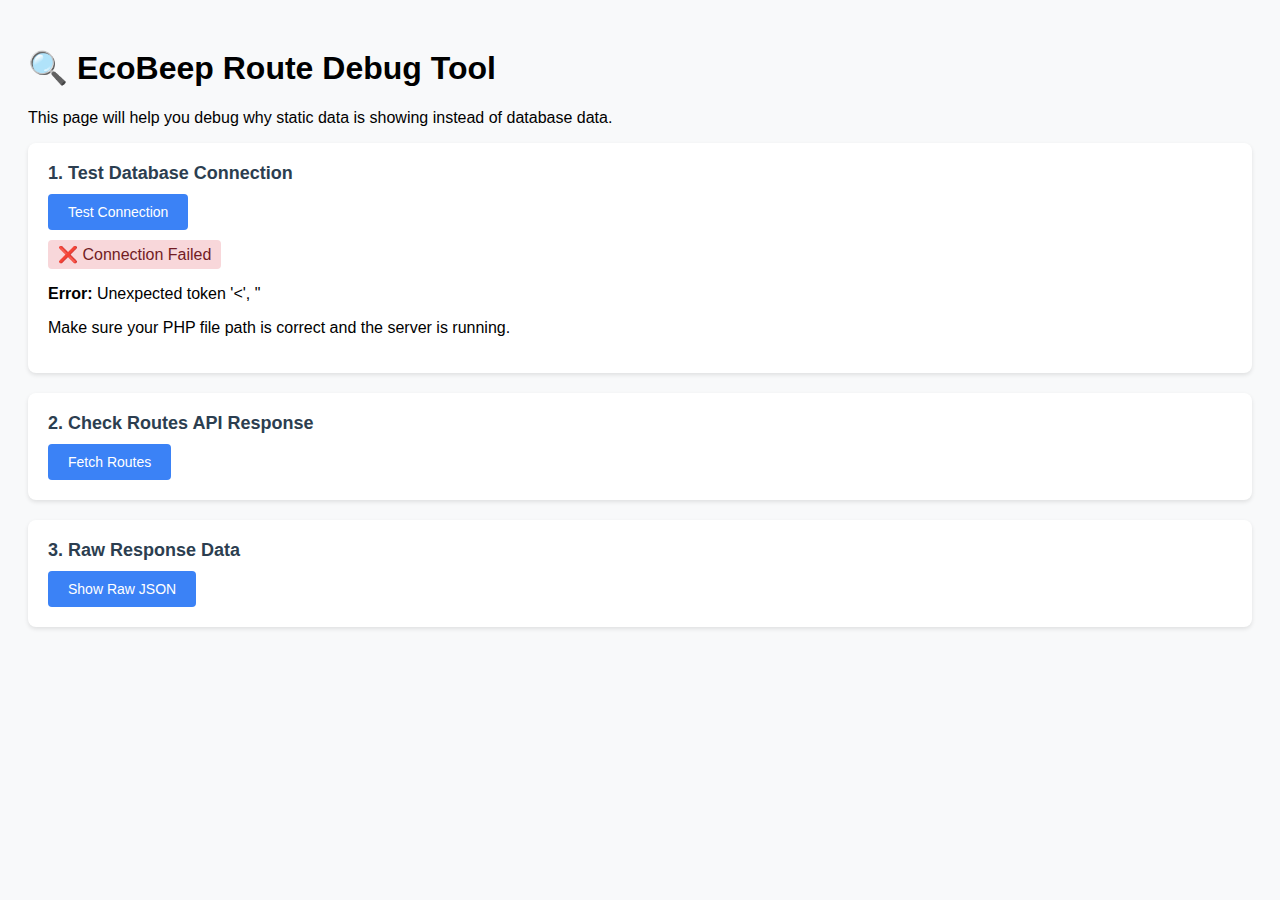
<file: debug-route-management.html>
<!DOCTYPE html>
<html lang="en">
<head>
    <meta charset="UTF-8">
    <meta name="viewport" content="width=device-width, initial-scale=1.0">
    <title>Route Debug Test</title>
    <style>
        body {
            font-family: Arial, sans-serif;
            padding: 20px;
            background: #f8f9fa;
        }
        .debug-box {
            background: white;
            padding: 20px;
            border-radius: 8px;
            box-shadow: 0 2px 4px rgba(0,0,0,0.1);
            margin-bottom: 20px;
        }
        .debug-title {
            font-size: 18px;
            font-weight: bold;
            margin-bottom: 10px;
            color: #2c3e50;
        }
        pre {
            background: #f8f9fa;
            padding: 15px;
            border-radius: 4px;
            overflow-x: auto;
        }
        .status {
            padding: 5px 10px;
            border-radius: 4px;
            display: inline-block;
            margin-top: 10px;
        }
        .success { background: #d4edda; color: #155724; }
        .error { background: #f8d7da; color: #721c24; }
        button {
            background: #3b82f6;
            color: white;
            border: none;
            padding: 10px 20px;
            border-radius: 4px;
            cursor: pointer;
            font-size: 14px;
        }
        button:hover {
            background: #2563eb;
        }
    </style>
</head>
<body>
    <h1>🔍 EcoBeep Route Debug Tool</h1>
    <p>This page will help you debug why static data is showing instead of database data.</p>

    <div class="debug-box">
        <div class="debug-title">1. Test Database Connection</div>
        <button onclick="testConnection()">Test Connection</button>
        <div id="connectionResult"></div>
    </div>

    <div class="debug-box">
        <div class="debug-title">2. Check Routes API Response</div>
        <button onclick="testRoutesAPI()">Fetch Routes</button>
        <div id="apiResult"></div>
    </div>

    <div class="debug-box">
        <div class="debug-title">3. Raw Response Data</div>
        <button onclick="showRawData()">Show Raw JSON</button>
        <div id="rawData"></div>
    </div>

    <script>
        const API_BASE = 'php/get-routes.php'; // Adjust this to your actual path

        function testConnection() {
            const resultDiv = document.getElementById('connectionResult');
            resultDiv.innerHTML = '<p>Testing connection...</p>';

            fetch(API_BASE)
                .then(response => {
                    if (!response.ok) {
                        throw new Error('HTTP error ' + response.status);
                    }
                    return response.json();
                })
                .then(data => {
                    if (data.success) {
                        resultDiv.innerHTML = `
                            <div class="status success">✅ Connection Successful</div>
                            <p><strong>Routes Found:</strong> ${data.routes ? data.routes.length : 0}</p>
                        `;
                    } else {
                        resultDiv.innerHTML = `
                            <div class="status error">❌ API Error</div>
                            <p><strong>Message:</strong> ${data.message}</p>
                        `;
                    }
                })
                .catch(error => {
                    resultDiv.innerHTML = `
                        <div class="status error">❌ Connection Failed</div>
                        <p><strong>Error:</strong> ${error.message}</p>
                        <p>Make sure your PHP file path is correct and the server is running.</p>
                    `;
                });
        }

        function testRoutesAPI() {
            const resultDiv = document.getElementById('apiResult');
            resultDiv.innerHTML = '<p>Fetching routes...</p>';

            fetch(API_BASE)
                .then(response => response.json())
                .then(data => {
                    if (data.success && data.routes) {
                        let html = '<div class="status success">✅ Routes Loaded</div>';
                        html += `<p><strong>Total Routes:</strong> ${data.routes.length}</p>`;
                        
                        if (data.routes.length > 0) {
                            html += '<h4>Routes List:</h4><ul>';
                            data.routes.forEach(route => {
                                html += `<li>${route.route_name} (${route.code}) - ₱${route.regular_fare}</li>`;
                            });
                            html += '</ul>';
                        } else {
                            html += '<p><strong>⚠️ Warning:</strong> No routes found in database. You need to add routes first!</p>';
                        }
                        
                        resultDiv.innerHTML = html;
                    } else {
                        resultDiv.innerHTML = `
                            <div class="status error">❌ Failed to Load Routes</div>
                            <p>${data.message || 'Unknown error'}</p>
                        `;
                    }
                })
                .catch(error => {
                    resultDiv.innerHTML = `
                        <div class="status error">❌ Error</div>
                        <p>${error.message}</p>
                    `;
                });
        }

        function showRawData() {
            const resultDiv = document.getElementById('rawData');
            resultDiv.innerHTML = '<p>Fetching raw data...</p>';

            fetch(API_BASE)
                .then(response => response.json())
                .then(data => {
                    resultDiv.innerHTML = '<pre>' + JSON.stringify(data, null, 2) + '</pre>';
                })
                .catch(error => {
                    resultDiv.innerHTML = `<div class="status error">Error: ${error.message}</div>`;
                });
        }

        // Auto-run tests on page load
        window.addEventListener('DOMContentLoaded', function() {
            console.log('🚀 Debug page loaded');
            testConnection();
        });
    </script>
</body>
</html>
</file>
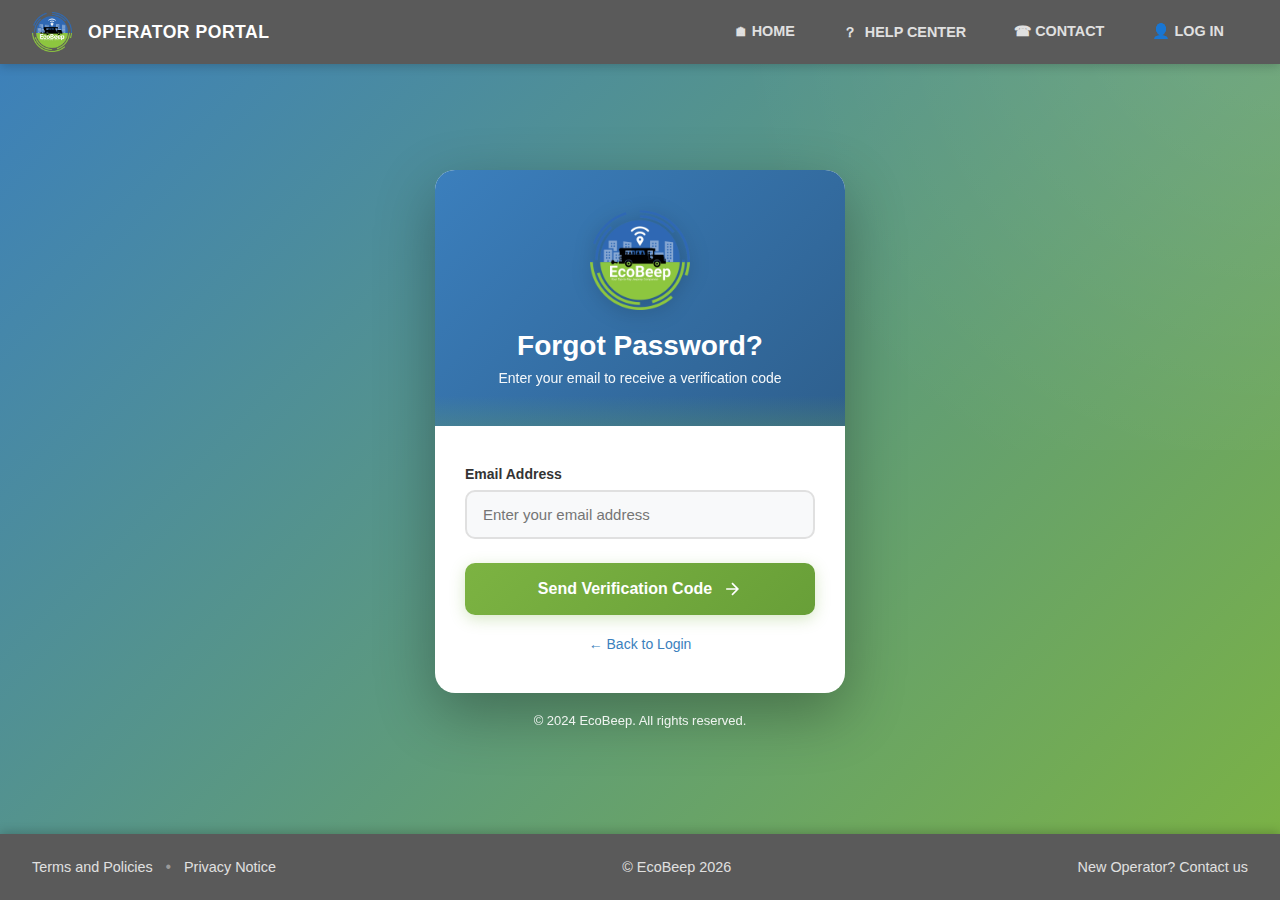
<file: forgot-password.html>
<!DOCTYPE html>
<html lang="en">
<head>
    <meta charset="UTF-8">
    <meta name="viewport" content="width=device-width, initial-scale=1.0">
    <title>EcoBeep - Forgot Password</title>
    <link rel="stylesheet" href="../css/forgot-password-style.css">
</head>
<body>
    <!-- Navigation Bar -->
    <nav class="navbar">
        <div class="nav-container">
            <div class="nav-brand">
                <img src="ecobeeplogo_nobg.png" alt="EcoBeep Logo" class="nav-logo">
                <span class="nav-title">OPERATOR PORTAL</span>
            </div>
            <ul class="nav-links">
                <li><a href="#">🏠︎ HOME</a></li>
                <li><a href="help-center.html"><span class="nav-icon">？</span> HELP CENTER</a></li>
                <li><a href="#">☎ CONTACT</a></li>
                <li><a href="login.html">👤 LOG IN</a></li>
            </ul>
        </div>
    </nav>

    <div class="forgot-password-container">
        <div class="forgot-password-card">
            <div class="forgot-password-header">
                <img src="ecobeeplogo_nobg.png" alt="EcoBeep Logo" class="logo">
                <h1>Forgot Password?</h1>
                <p>Enter your email to receive a verification code</p>
            </div>
            
            <form id="forgotPasswordForm" class="forgot-password-form">
                <div class="form-group">
                    <label for="email">Email Address</label>
                    <input type="email" id="email" name="email" placeholder="Enter your email address" required>
                </div>
                
                <div id="errorMessage" class="error-message"></div>
                <div id="successMessage" class="success-message"></div>
                
                <button type="submit" class="btn-submit">
                    <span>Send Verification Code</span>
                    <svg width="20" height="20" viewBox="0 0 24 24" fill="none" stroke="currentColor" stroke-width="2">
                        <path d="M5 12h14M12 5l7 7-7 7"/>
                    </svg>
                </button>
                
                <div class="form-footer">
                    <a href="login.html" class="back-to-login">← Back to Login</a>
                </div>
            </form>
        </div>
        
        <p class="copyright">&copy; 2024 EcoBeep. All rights reserved.</p>
    </div>

    <!-- Footer -->
    <footer class="footer">
        <div class="footer-container">
            <div class="footer-left">
                <a href="#">Terms and Policies</a>
                <span class="separator">•</span>
                <a href="#">Privacy Notice</a>
            </div>
            <div class="footer-center">
                <p>&copy; EcoBeep 2026</p>
            </div>
            <div class="footer-right">
                <p>New Operator? <a href="#">Contact us</a></p>
            </div>
        </div>
    </footer>
    
    <script src="../js/forgot-password.js"></script>
</body>
</html>
</file>
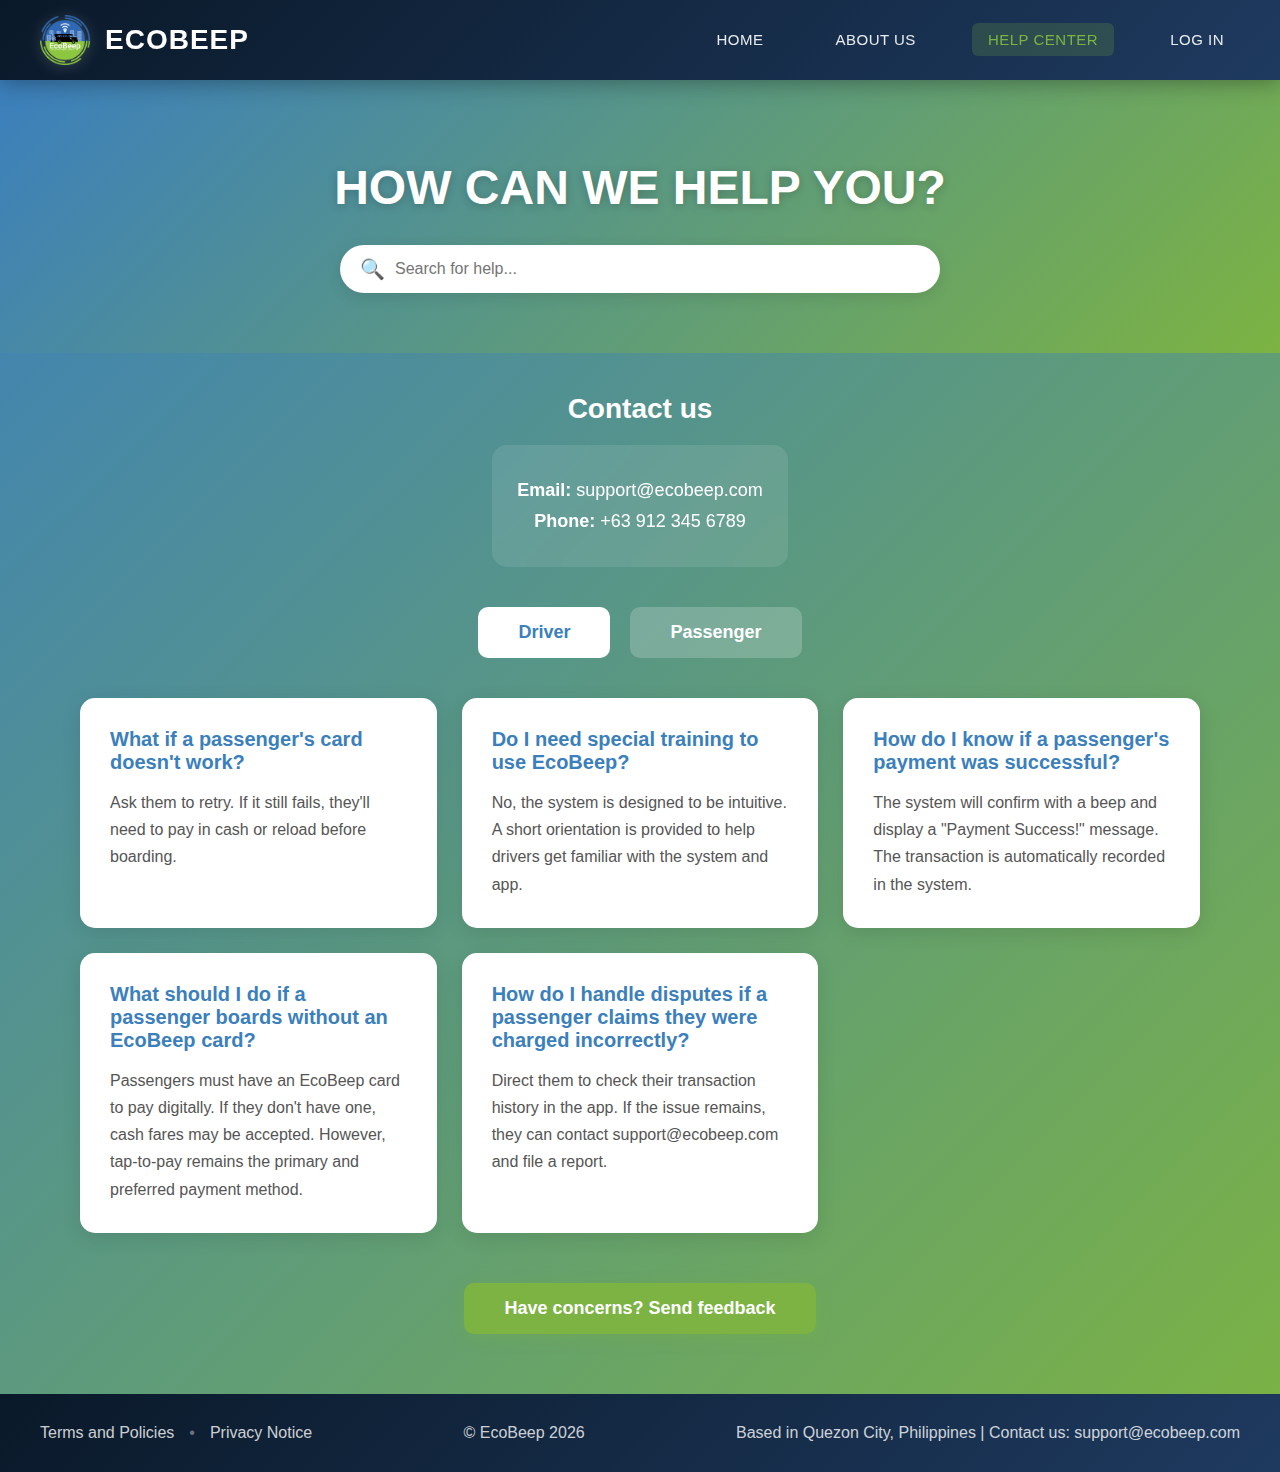
<file: help-center.html>
<!DOCTYPE html>
<html lang="en">
<head>
    <meta charset="UTF-8">
    <meta name="viewport" content="width=device-width, initial-scale=1.0">
    <title>EcoBeep - Help Center</title>
    <style>
        /* Reset and Base Styles */
        * {
            margin: 0;
            padding: 0;
            box-sizing: border-box;
        }

        body {
            font-family: 'Segoe UI', Tahoma, Geneva, Verdana, sans-serif;
            background: linear-gradient(135deg, #3b7fbd 0%, #7cb342 100%);
            color: #fff;
            min-height: 100vh;
            display: flex;
            flex-direction: column;
        }

        /* NAVBAR STYLES - DARK BLUE */
        .navbar {
            background: linear-gradient(135deg, #0a1929 0%, #1e3a5f 100%);
            padding: 0;
            position: fixed;
            top: 0;
            left: 0;
            right: 0;
            z-index: 1000;
            box-shadow: 0 4px 20px rgba(0, 0, 0, 0.3);
        }

        .nav-container {
            max-width: 1400px;
            margin: 0 auto;
            display: flex;
            justify-content: space-between;
            align-items: center;
            padding: 15px 40px;
        }

        .nav-brand {
            display: flex;
            align-items: center;
            gap: 15px;
        }

        .nav-logo {
            width: 50px;
            height: 50px;
            filter: drop-shadow(0 2px 8px rgba(255, 255, 255, 0.2));
        }

        .nav-title {
            font-size: 28px;
            font-weight: 700;
            color: #ffffff;
            letter-spacing: 1px;
        }

        .nav-links {
            display: flex;
            list-style: none;
            gap: 40px;
        }

        .nav-links a {
            color: rgba(255, 255, 255, 0.9);
            text-decoration: none;
            font-weight: 500;
            font-size: 15px;
            letter-spacing: 0.5px;
            padding: 8px 16px;
            border-radius: 6px;
            transition: all 0.3s ease;
        }

        .nav-links a:hover {
            background: rgba(255, 255, 255, 0.1);
            color: #7cb342;
        }

        .nav-links a.active {
            background: rgba(124, 179, 66, 0.2);
            color: #7cb342;
        }

        /* Footer Styles */
        .footer {
            background: linear-gradient(135deg, #0a1929 0%, #1e3a5f 100%);
            color: rgba(255, 255, 255, 0.8);
            padding: 30px 40px;
            margin-top: auto;
        }

        .footer-container {
            max-width: 1400px;
            margin: 0 auto;
            display: flex;
            justify-content: space-between;
            align-items: center;
            flex-wrap: wrap;
            gap: 20px;
        }

        .footer-left, .footer-center, .footer-right {
            display: flex;
            align-items: center;
            gap: 15px;
        }

        .footer a {
            color: rgba(255, 255, 255, 0.8);
            text-decoration: none;
            transition: color 0.3s ease;
        }

        .footer a:hover {
            color: #7cb342;
        }

        .separator {
            color: rgba(255, 255, 255, 0.4);
        }

        /* Help Center Styles */
        .hero {
            margin-top: 80px;
            background: linear-gradient(135deg, #3b7fbd 0%, #7cb342 100%);
            padding: 80px 20px 60px;
            text-align: center;
        }

        .hero h1 {
            font-size: 48px;
            font-weight: 700;
            margin-bottom: 30px;
            text-shadow: 0 2px 10px rgba(0, 0, 0, 0.2);
        }

        .search-box {
            max-width: 600px;
            margin: 0 auto;
            position: relative;
        }

        .search-icon {
            position: absolute;
            left: 20px;
            top: 50%;
            transform: translateY(-50%);
            font-size: 20px;
        }

        .search-box input {
            width: 100%;
            padding: 15px 20px 15px 55px;
            border-radius: 50px;
            border: none;
            font-size: 16px;
            outline: none;
            box-shadow: 0 4px 15px rgba(0, 0, 0, 0.1);
        }

        .contact-info-section {
            max-width: 1200px;
            margin: 40px auto;
            padding: 0 40px;
            text-align: center;
        }

        .contact-info-section h3 {
            font-size: 28px;
            margin-bottom: 20px;
            color: #fff;
        }

        .contact-details {
            background: rgba(255, 255, 255, 0.1);
            backdrop-filter: blur(10px);
            padding: 25px;
            border-radius: 15px;
            display: inline-block;
        }

        .contact-details p {
            margin: 10px 0;
            font-size: 18px;
        }

        .content-wrapper {
            max-width: 1200px;
            margin: 0 auto 60px;
            padding: 0 40px;
        }

        .tab-buttons {
            display: flex;
            gap: 20px;
            justify-content: center;
            margin-bottom: 40px;
        }

        .tab-btn {
            padding: 15px 40px;
            border: none;
            border-radius: 10px;
            font-size: 18px;
            font-weight: 600;
            cursor: pointer;
            background: rgba(255, 255, 255, 0.2);
            color: #fff;
            transition: all 0.3s ease;
        }

        .tab-btn:hover {
            background: rgba(255, 255, 255, 0.3);
        }

        .tab-btn.active {
            background: #fff;
            color: #3b7fbd;
        }

        .tab-content {
            display: none;
        }

        .tab-content.active {
            display: block;
        }

        .faq-grid {
            display: grid;
            grid-template-columns: repeat(auto-fit, minmax(350px, 1fr));
            gap: 25px;
        }

        .faq-card {
            background: white;
            border-radius: 15px;
            padding: 30px;
            box-shadow: 0 5px 20px rgba(0, 0, 0, 0.1);
            transition: all 0.3s ease;
        }

        .faq-card:hover {
            transform: translateY(-5px);
            box-shadow: 0 10px 30px rgba(0, 0, 0, 0.15);
        }

        .faq-card h3 {
            color: #3b7fbd;
            font-size: 20px;
            margin-bottom: 15px;
            font-weight: 600;
        }

        .faq-card p {
            color: #555;
            line-height: 1.7;
            font-size: 16px;
        }

        .feedback-section {
            text-align: center;
            margin-top: 50px;
        }

        .feedback-btn {
            padding: 15px 40px;
            background: #7cb342;
            color: white;
            border: none;
            border-radius: 10px;
            font-size: 18px;
            font-weight: 600;
            cursor: pointer;
            transition: all 0.3s ease;
            box-shadow: 0 4px 15px rgba(124, 179, 66, 0.3);
        }

        .feedback-btn:hover {
            background: #689f38;
            transform: translateY(-2px);
            box-shadow: 0 6px 20px rgba(124, 179, 66, 0.4);
        }

        /* Modal Styles */
        .modal {
            display: none;
            position: fixed;
            top: 0;
            left: 0;
            width: 100%;
            height: 100%;
            background: rgba(0, 0, 0, 0.7);
            z-index: 2000;
            align-items: center;
            justify-content: center;
        }

        .modal.show {
            display: flex;
        }

        .modal-content {
            background: white;
            border-radius: 20px;
            max-width: 600px;
            width: 90%;
            max-height: 90vh;
            overflow-y: auto;
        }

        .modal-header {
            padding: 30px;
            border-bottom: 1px solid #e0e0e0;
            display: flex;
            justify-content: space-between;
            align-items: center;
        }

        .modal-header h2 {
            color: #3b7fbd;
            font-size: 28px;
        }

        .close-btn {
            font-size: 30px;
            cursor: pointer;
            color: #888;
            transition: color 0.3s ease;
        }

        .close-btn:hover {
            color: #333;
        }

        .feedback-form {
            padding: 30px;
        }

        .form-group {
            margin-bottom: 20px;
        }

        .form-group label {
            display: block;
            margin-bottom: 8px;
            color: #333;
            font-weight: 600;
        }

        .form-group input,
        .form-group select,
        .form-group textarea {
            width: 100%;
            padding: 12px;
            border: 1px solid #ddd;
            border-radius: 8px;
            font-size: 16px;
            font-family: inherit;
        }

        .form-group textarea {
            resize: vertical;
        }

        .error-message {
            color: #d32f2f;
            margin: 15px 0;
            display: none;
        }

        .error-message.show {
            display: block;
        }

        .success-message {
            color: #7cb342;
            margin: 15px 0;
            display: none;
        }

        .success-message.show {
            display: block;
        }

        .form-actions {
            display: flex;
            gap: 15px;
            justify-content: flex-end;
            margin-top: 25px;
        }

        .btn-cancel {
            padding: 12px 30px;
            background: #f0f0f0;
            color: #333;
            border: none;
            border-radius: 8px;
            font-size: 16px;
            font-weight: 600;
            cursor: pointer;
            transition: all 0.3s ease;
        }

        .btn-cancel:hover {
            background: #e0e0e0;
        }

        .btn-submit-feedback {
            padding: 12px 30px;
            background: #7cb342;
            color: white;
            border: none;
            border-radius: 8px;
            font-size: 16px;
            font-weight: 600;
            cursor: pointer;
            transition: all 0.3s ease;
        }

        .btn-submit-feedback:hover {
            background: #689f38;
        }

        /* Responsive */
        @media (max-width: 768px) {
            .nav-container {
                padding: 15px 20px;
            }

            .nav-links {
                gap: 20px;
            }

            .nav-links a {
                font-size: 13px;
                padding: 6px 12px;
            }

            .hero {
                padding: 60px 20px 40px;
            }

            .hero h1 {
                font-size: 32px;
            }

            .content-wrapper {
                padding: 0 20px;
            }

            .faq-grid {
                grid-template-columns: 1fr;
            }

            .tab-buttons {
                flex-direction: column;
                gap: 10px;
            }

            .footer-container {
                flex-direction: column;
                text-align: center;
            }
        }

        @media (max-width: 480px) {
            .nav-title {
                font-size: 22px;
            }

            .nav-logo {
                width: 40px;
                height: 40px;
            }

            .nav-links {
                gap: 10px;
            }

            .nav-links a {
                font-size: 11px;
                padding: 5px 8px;
            }

            .hero h1 {
                font-size: 28px;
            }

            .contact-info-section h3 {
                font-size: 22px;
            }

            .faq-card {
                padding: 20px;
            }
        }
    </style>
</head>
<body>
    <nav class="navbar">
        <div class="nav-container">
            <div class="nav-brand">
                <img src="ecobeeplogo_nobg.png" alt="EcoBeep Logo" class="nav-logo">
                <span class="nav-title">ECOBEEP</span>
            </div>
            <ul class="nav-links">
                <li><a href="index.html">HOME</a></li>
                <li><a href="about-us.html">ABOUT US</a></li>
                <li><a href="help-center.html" class="active">HELP CENTER</a></li>
                <li><a href="login.html">LOG IN</a></li>
            </ul>
        </div>
    </nav>

    <div class="hero">
        <h1>HOW CAN WE HELP YOU?</h1>
        <div class="search-box">
            <span class="search-icon">🔍</span>
            <input type="text" id="searchInput" placeholder="Search for help...">
        </div>
    </div>

    <div class="contact-info-section">
        <h3>Contact us</h3>
        <div class="contact-details">
            <p><strong>Email:</strong> support@ecobeep.com</p>
            <p><strong>Phone:</strong> +63 912 345 6789</p>
        </div>
    </div>

    <div class="content-wrapper">
        <div class="tab-buttons">
            <button class="tab-btn active" data-tab="driver">Driver</button>
            <button class="tab-btn" data-tab="passenger">Passenger</button>
        </div>

        <div id="driver-tab" class="tab-content active">
            <div class="faq-grid">
                <div class="faq-card">
                    <h3>What if a passenger's card doesn't work?</h3>
                    <p>Ask them to retry. If it still fails, they'll need to pay in cash or reload before boarding.</p>
                </div>
                <div class="faq-card">
                    <h3>Do I need special training to use EcoBeep?</h3>
                    <p>No, the system is designed to be intuitive. A short orientation is provided to help drivers get familiar with the system and app.</p>
                </div>
                <div class="faq-card">
                    <h3>How do I know if a passenger's payment was successful?</h3>
                    <p>The system will confirm with a beep and display a "Payment Success!" message. The transaction is automatically recorded in the system.</p>
                </div>
                <div class="faq-card">
                    <h3>What should I do if a passenger boards without an EcoBeep card?</h3>
                    <p>Passengers must have an EcoBeep card to pay digitally. If they don't have one, cash fares may be accepted. However, tap-to-pay remains the primary and preferred payment method.</p>
                </div>
                <div class="faq-card">
                    <h3>How do I handle disputes if a passenger claims they were charged incorrectly?</h3>
                    <p>Direct them to check their transaction history in the app. If the issue remains, they can contact support@ecobeep.com and file a report.</p>
                </div>
            </div>
        </div>

        <div id="passenger-tab" class="tab-content">
            <div class="faq-grid">
                <div class="faq-card">
                    <h3>What should I do if my EcoBeep card doesn't scan properly?</h3>
                    <p>If your card fails to scan, try again. If the issue persists, inform the driver and reload your card through the app.</p>
                </div>
                <div class="faq-card">
                    <h3>Can I transfer my balance to another card or account?</h3>
                    <p>No, balances are tied to individual accounts for security. You'll need to reload separately.</p>
                </div>
                <div class="faq-card">
                    <h3>What happens if I lose my EcoBeep card?</h3>
                    <p>Contact support@ecobeep.com and report it immediately. You can disable your lost card through the app to prevent unauthorized use and then request a replacement.</p>
                </div>
                <div class="faq-card">
                    <h3>Is there a minimum balance required to ride?</h3>
                    <p>Yes, you need at least the standard jeepney fare in your account to board.</p>
                </div>
                <div class="faq-card">
                    <h3>How do I know my payment went through?</h3>
                    <p>The system will confirm with a beep and display a "Payment Success!" message. Your app will show the updated balance and transaction history.</p>
                </div>
            </div>
        </div>

        <div class="feedback-section">
            <button class="feedback-btn" onclick="openModal()">Have concerns? Send feedback</button>
        </div>
    </div>

    <footer class="footer">
        <div class="footer-container">
            <div class="footer-left">
                <a href="#">Terms and Policies</a>
                <span class="separator">•</span>
                <a href="#">Privacy Notice</a>
            </div>
            <div class="footer-center">
                <p>&copy; EcoBeep 2026</p>
            </div>
            <div class="footer-right">
                <p>Based in Quezon City, Philippines | Contact us: <a href="mailto:support@ecobeep.com">support@ecobeep.com</a></p>
            </div>
        </div>
    </footer>

    <div id="feedbackModal" class="modal">
        <div class="modal-content">
            <div class="modal-header">
                <h2>Send Feedback</h2>
                <span class="close-btn" onclick="closeModal()">&times;</span>
            </div>
            <form id="feedbackForm" class="feedback-form" onsubmit="return handleSubmit(event)">
                <div class="form-group">
                    <label for="feedbackName">Name</label>
                    <input type="text" id="feedbackName" name="name" placeholder="Enter your name" required>
                </div>
                <div class="form-group">
                    <label for="feedbackEmail">Email</label>
                    <input type="email" id="feedbackEmail" name="email" placeholder="Enter your email" required>
                </div>
                <div class="form-group">
                    <label for="feedbackCategory">Category</label>
                    <select id="feedbackCategory" name="category" required>
                        <option value="">Select a category</option>
                        <option value="bug">Bug Report</option>
                        <option value="feature">Feature Request</option>
                        <option value="question">Question</option>
                        <option value="complaint">Complaint</option>
                        <option value="other">Other</option>
                    </select>
                </div>
                <div class="form-group">
                    <label for="feedbackMessage">Message</label>
                    <textarea id="feedbackMessage" name="message" rows="5" placeholder="Tell us your feedback..." required></textarea>
                </div>
                <div id="feedbackError" class="error-message"></div>
                <div id="feedbackSuccess" class="success-message"></div>
                <div class="form-actions">
                    <button type="button" class="btn-cancel" onclick="closeModal()">Cancel</button>
                    <button type="submit" class="btn-submit-feedback">Submit Feedback</button>
                </div>
            </form>
        </div>
    </div>

    <script>
        // Tab functionality
        document.querySelectorAll('.tab-btn').forEach(btn => {
            btn.addEventListener('click', () => {
                const tab = btn.dataset.tab;
                
                document.querySelectorAll('.tab-btn').forEach(b => b.classList.remove('active'));
                document.querySelectorAll('.tab-content').forEach(c => c.classList.remove('active'));
                
                btn.classList.add('active');
                document.getElementById(tab + '-tab').classList.add('active');
            });
        });

        // Search functionality
        document.getElementById('searchInput').addEventListener('input', (e) => {
            const searchTerm = e.target.value.toLowerCase();
            document.querySelectorAll('.faq-card').forEach(card => {
                const text = card.textContent.toLowerCase();
                card.style.display = text.includes(searchTerm) ? 'block' : 'none';
            });
        });

        // Modal functions
        function openModal() {
            document.getElementById('feedbackModal').classList.add('show');
        }

        function closeModal() {
            document.getElementById('feedbackModal').classList.remove('show');
            document.getElementById('feedbackForm').reset();
            document.getElementById('feedbackError').classList.remove('show');
            document.getElementById('feedbackSuccess').classList.remove('show');
        }

        function handleSubmit(e) {
            e.preventDefault();
            const successMsg = document.getElementById('feedbackSuccess');
            successMsg.textContent = 'Thank you! Your feedback has been submitted.';
            successMsg.classList.add('show');
            
            setTimeout(() => {
                closeModal();
            }, 2000);
            
            return false;
        }

        // Close modal when clicking outside
        window.addEventListener('click', (e) => {
            const modal = document.getElementById('feedbackModal');
            if (e.target === modal) {
                closeModal();
            }
        });
    </script>
</body>
</html>
</file>
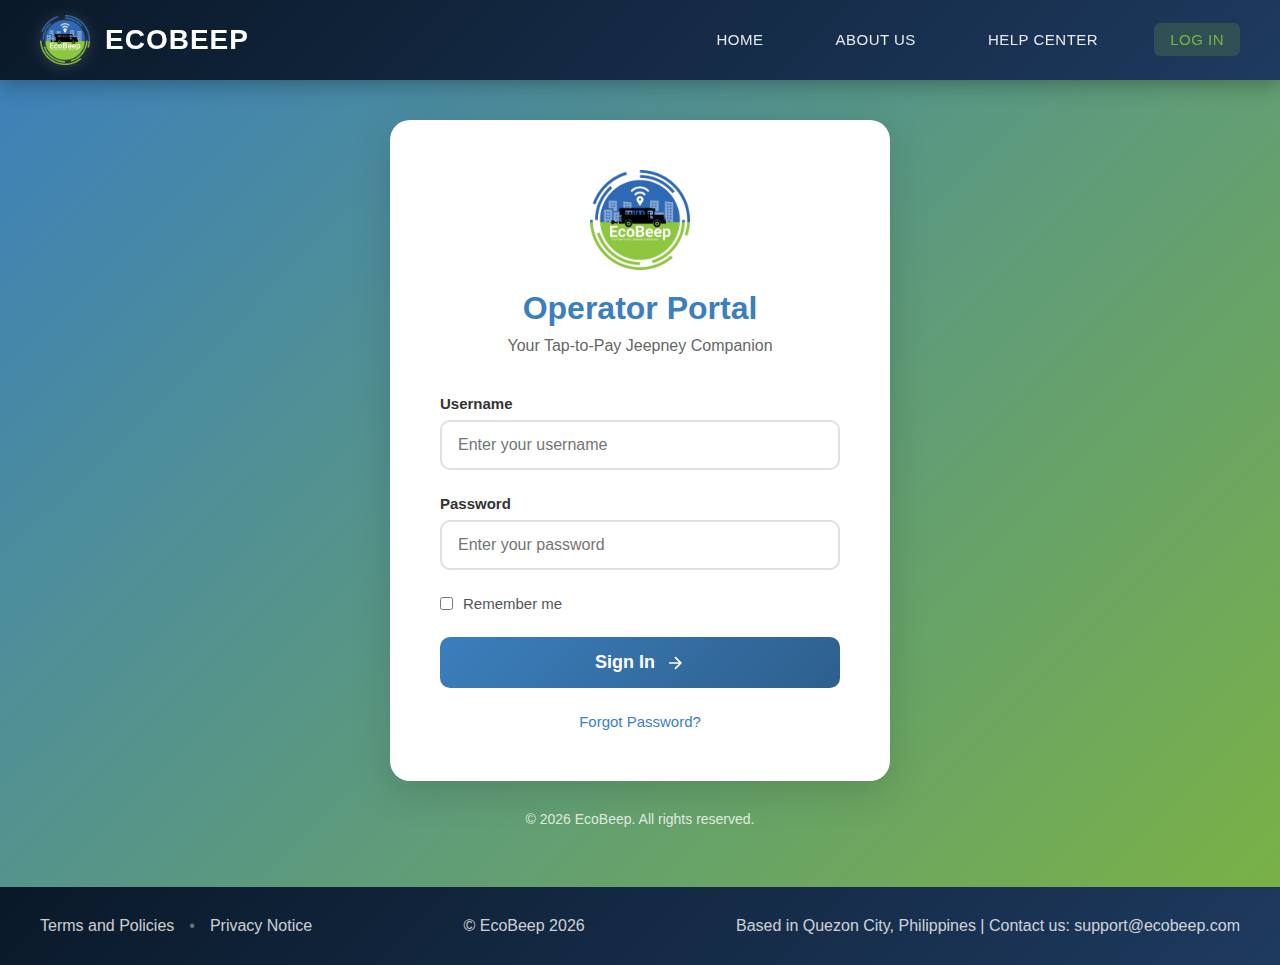
<file: login.html>
<!DOCTYPE html>
<html lang="en">
<head>
    <meta charset="UTF-8">
    <meta name="viewport" content="width=device-width, initial-scale=1.0">
    <title>EcoBeep - Operator Login</title>
    <style>
        /* Reset and Base Styles */
        * {
            margin: 0;
            padding: 0;
            box-sizing: border-box;
        }

        body {
            font-family: 'Segoe UI', Tahoma, Geneva, Verdana, sans-serif;
            background: linear-gradient(135deg, #3b7fbd 0%, #7cb342 100%);
            color: #fff;
            min-height: 100vh;
            display: flex;
            flex-direction: column;
        }

        /* NAVBAR STYLES - DARK BLUE */
        .navbar {
            background: linear-gradient(135deg, #0a1929 0%, #1e3a5f 100%);
            padding: 0;
            position: fixed;
            top: 0;
            left: 0;
            right: 0;
            z-index: 1000;
            box-shadow: 0 4px 20px rgba(0, 0, 0, 0.3);
        }

        .nav-container {
            max-width: 1400px;
            margin: 0 auto;
            display: flex;
            justify-content: space-between;
            align-items: center;
            padding: 15px 40px;
        }

        .nav-brand {
            display: flex;
            align-items: center;
            gap: 15px;
        }

        .nav-logo {
            width: 50px;
            height: 50px;
            filter: drop-shadow(0 2px 8px rgba(255, 255, 255, 0.2));
        }

        .nav-title {
            font-size: 28px;
            font-weight: 700;
            color: #ffffff;
            letter-spacing: 1px;
        }

        .nav-links {
            display: flex;
            list-style: none;
            gap: 40px;
        }

        .nav-links a {
            color: rgba(255, 255, 255, 0.9);
            text-decoration: none;
            font-weight: 500;
            font-size: 15px;
            letter-spacing: 0.5px;
            padding: 8px 16px;
            border-radius: 6px;
            transition: all 0.3s ease;
        }

        .nav-links a:hover {
            background: rgba(255, 255, 255, 0.1);
            color: #7cb342;
        }

        .nav-links a.active {
            background: rgba(124, 179, 66, 0.2);
            color: #7cb342;
        }

        /* Footer Styles */
        .footer {
            background: linear-gradient(135deg, #0a1929 0%, #1e3a5f 100%);
            color: rgba(255, 255, 255, 0.8);
            padding: 30px 40px;
            margin-top: auto;
        }

        .footer-container {
            max-width: 1400px;
            margin: 0 auto;
            display: flex;
            justify-content: space-between;
            align-items: center;
            flex-wrap: wrap;
            gap: 20px;
        }

        .footer-left, .footer-center, .footer-right {
            display: flex;
            align-items: center;
            gap: 15px;
        }

        .footer a {
            color: rgba(255, 255, 255, 0.8);
            text-decoration: none;
            transition: color 0.3s ease;
        }

        .footer a:hover {
            color: #7cb342;
        }

        .separator {
            color: rgba(255, 255, 255, 0.4);
        }

        /* Login Container */
        .login-container {
            flex: 1;
            display: flex;
            flex-direction: column;
            align-items: center;
            justify-content: center;
            padding: 120px 20px 60px;
        }

        .login-card {
            background: white;
            border-radius: 20px;
            padding: 50px;
            box-shadow: 0 10px 40px rgba(0, 0, 0, 0.15);
            max-width: 500px;
            width: 100%;
        }

        .login-header {
            text-align: center;
            margin-bottom: 40px;
        }

        .login-header .logo {
            width: 100px;
            height: 100px;
            margin: 0 auto 20px;
            display: block;
        }

        .login-header h1 {
            color: #3b7fbd;
            font-size: 32px;
            margin-bottom: 10px;
            font-weight: 700;
        }

        .login-header p {
            color: #666;
            font-size: 16px;
        }

        .login-form {
            margin-top: 30px;
        }

        .form-group {
            margin-bottom: 25px;
        }

        .form-group label {
            display: block;
            margin-bottom: 8px;
            color: #333;
            font-weight: 600;
            font-size: 15px;
        }

        .form-group input {
            width: 100%;
            padding: 14px 16px;
            border: 2px solid #e0e0e0;
            border-radius: 10px;
            font-size: 16px;
            transition: all 0.3s ease;
        }

        .form-group input:focus {
            outline: none;
            border-color: #3b7fbd;
            box-shadow: 0 0 0 3px rgba(59, 127, 189, 0.1);
        }

        .checkbox-group {
            display: flex;
            align-items: center;
            gap: 10px;
        }

        .checkbox-group input[type="checkbox"] {
            width: auto;
            cursor: pointer;
        }

        .checkbox-group label {
            margin: 0;
            font-weight: 500;
            color: #555;
            cursor: pointer;
        }

        .error-message {
            background: #ffebee;
            color: #c62828;
            padding: 12px;
            border-radius: 8px;
            margin-bottom: 20px;
            display: none;
        }

        .error-message.show {
            display: block;
        }

        .success-message {
            background: #e8f5e9;
            color: #2e7d32;
            padding: 12px;
            border-radius: 8px;
            margin-bottom: 20px;
            display: none;
        }

        .success-message.show {
            display: block;
        }

        .btn-login {
            width: 100%;
            padding: 15px;
            background: linear-gradient(135deg, #3b7fbd 0%, #2e5f8d 100%);
            color: white;
            border: none;
            border-radius: 10px;
            font-size: 18px;
            font-weight: 600;
            cursor: pointer;
            transition: all 0.3s ease;
            display: flex;
            align-items: center;
            justify-content: center;
            gap: 10px;
        }

        .btn-login:hover {
            background: linear-gradient(135deg, #2e5f8d 0%, #3b7fbd 100%);
            transform: translateY(-2px);
            box-shadow: 0 6px 20px rgba(59, 127, 189, 0.3);
        }

        .login-footer {
            margin-top: 25px;
            text-align: center;
        }

        .forgot-password {
            color: #3b7fbd;
            text-decoration: none;
            font-weight: 500;
            font-size: 15px;
            transition: color 0.3s ease;
        }

        .forgot-password:hover {
            color: #7cb342;
        }

        .copyright {
            margin-top: 30px;
            color: rgba(255, 255, 255, 0.8);
            font-size: 14px;
            text-align: center;
        }

        /* Shake animation for errors */
        @keyframes shake {
            0%, 100% { transform: translateX(0); }
            10%, 30%, 50%, 70%, 90% { transform: translateX(-10px); }
            20%, 40%, 60%, 80% { transform: translateX(10px); }
        }

        .shake {
            animation: shake 0.5s;
        }

        /* Responsive */
        @media (max-width: 768px) {
            .nav-container {
                padding: 15px 20px;
            }

            .nav-links {
                gap: 20px;
            }

            .nav-links a {
                font-size: 13px;
                padding: 6px 12px;
            }

            .login-container {
                padding: 100px 20px 40px;
            }

            .login-card {
                padding: 35px 25px;
            }

            .login-header h1 {
                font-size: 28px;
            }

            .footer-container {
                flex-direction: column;
                text-align: center;
            }
        }

        @media (max-width: 480px) {
            .nav-title {
                font-size: 22px;
            }

            .nav-logo {
                width: 40px;
                height: 40px;
            }

            .nav-links {
                gap: 10px;
            }

            .nav-links a {
                font-size: 11px;
                padding: 5px 8px;
            }

            .login-header .logo {
                width: 80px;
                height: 80px;
            }

            .login-header h1 {
                font-size: 24px;
            }
        }
    </style>
</head>
<body>
    <!-- Navigation Bar -->
    <nav class="navbar">
        <div class="nav-container">
            <div class="nav-brand">
                <img src="ecobeeplogo_nobg.png" alt="EcoBeep Logo" class="nav-logo">
                <span class="nav-title">ECOBEEP</span>
            </div>
            <ul class="nav-links">
                <li><a href="index.html">HOME</a></li>
                <li><a href="about-us.html">ABOUT US</a></li>
                <li><a href="help-center.html">HELP CENTER</a></li>
                <li><a href="login.html" class="active">LOG IN</a></li>
            </ul>
        </div>
    </nav>
    
    <div class="login-container">
        <div class="login-card">
            <div class="login-header">
                <img src="ecobeeplogo_nobg.png" alt="EcoBeep Logo" class="logo">
                <h1>Operator Portal</h1>
                <p>Your Tap-to-Pay Jeepney Companion</p>
            </div>
            
            <form id="loginForm" class="login-form" onsubmit="return handleLogin(event)">
                <div class="form-group">
                    <label for="username">Username</label>
                    <input type="text" id="username" name="username" placeholder="Enter your username" required>
                </div>
                
                <div class="form-group">
                    <label for="password">Password</label>
                    <input type="password" id="password" name="password" placeholder="Enter your password" required>
                </div>
                
                <div class="form-group checkbox-group">
                    <input type="checkbox" id="remember" name="remember">
                    <label for="remember">Remember me</label>
                </div>
                
                <div id="errorMessage" class="error-message"></div>
                <div id="successMessage" class="success-message"></div>
                
                <button type="submit" class="btn-login">
                    <span>Sign In</span>
                    <svg width="20" height="20" viewBox="0 0 24 24" fill="none" stroke="currentColor" stroke-width="2">
                        <path d="M5 12h14M12 5l7 7-7 7"/>
                    </svg>
                </button>
                
                <div class="login-footer">
                    <a href="#" class="forgot-password">Forgot Password?</a>
                </div>
            </form>
        </div>
        
        <p class="copyright">&copy; 2026 EcoBeep. All rights reserved.</p>
    </div>
    
    <!-- Footer -->
    <footer class="footer">
        <div class="footer-container">
            <div class="footer-left">
                <a href="#">Terms and Policies</a>
                <span class="separator">•</span>
                <a href="#">Privacy Notice</a>
            </div>
            <div class="footer-center">
                <p>&copy; EcoBeep 2026</p>
            </div>
            <div class="footer-right">
                <p>Based in Quezon City, Philippines | Contact us: <a href="mailto:support@ecobeep.com">support@ecobeep.com</a></p>
            </div>
        </div>
    </footer>
    
    <script>
        function handleLogin(e) {
            e.preventDefault();
            
            const username = document.getElementById('username').value.trim();
            const password = document.getElementById('password').value;
            const errorMsg = document.getElementById('errorMessage');
            const successMsg = document.getElementById('successMessage');
            const submitBtn = e.target.querySelector('button[type="submit"]');
            
            // Hide previous messages
            errorMsg.classList.remove('show');
            successMsg.classList.remove('show');
            
            // Validate inputs
            if (!username || !password) {
                errorMsg.textContent = 'Please fill in all fields';
                errorMsg.classList.add('show');
                return false;
            }
            
            // Show loading state
            const originalText = submitBtn.innerHTML;
            submitBtn.disabled = true;
            submitBtn.innerHTML = '<span>Signing in...</span>';
            
            // Create FormData object
            const formData = new FormData();
            formData.append('username', username);
            formData.append('password', password);
            formData.append('remember', document.getElementById('remember').checked ? '1' : '0');
            
            console.log('Attempting login with:', username);
            
            // Send AJAX request to PHP backend
            fetch('../php/login-process.php', {
                method: 'POST',
                headers: {
                    'Accept': 'application/json'
                },
                body: formData,
                credentials: 'same-origin'
            })
            .then(response => {
                console.log('Response status:', response.status);
                if (!response.ok) {
                    throw new Error('Network response was not ok');
                }
                return response.text();
            })
            .then(text => {
                console.log('Raw response:', text);
                try {
                    const data = JSON.parse(text);
                    console.log('Parsed response:', data);
                    
                    if (data.success) {
                        successMsg.textContent = data.message || 'Login successful! Redirecting...';
                        successMsg.classList.add('show');
                        
                        // Store login state in sessionStorage
                        sessionStorage.setItem('isLoggedIn', 'true');
                        sessionStorage.setItem('username', data.user.username);
                        sessionStorage.setItem('full_name', data.user.full_name);
                        
                        // Redirect to dashboard after 1 second
                        setTimeout(() => {
                            window.location.href = 'dashboard.html';
                        }, 1000);
                    } else {
                        // Handle incorrect credentials
                        errorMsg.textContent = data.message || 'Invalid username or password';
                        errorMsg.classList.add('show');
                        submitBtn.disabled = false;
                        submitBtn.innerHTML = originalText;
                        
                        // Clear password field on error
                        document.getElementById('password').value = '';
                        document.getElementById('password').focus();
                    }
                } catch (parseError) {
                    console.error('JSON parse error:', parseError);
                    errorMsg.textContent = 'Server response error. Please try again.';
                    errorMsg.classList.add('show');
                    submitBtn.disabled = false;
                    submitBtn.innerHTML = originalText;
                }
            })
            .catch(error => {
                console.error('Fetch error:', error);
                errorMsg.textContent = 'Connection error. Please make sure you are running this on a PHP server (localhost).';
                errorMsg.classList.add('show');
                submitBtn.disabled = false;
                submitBtn.innerHTML = originalText;
            });
            
            return false;
        }
    </script>
</body>
</html>
</file>
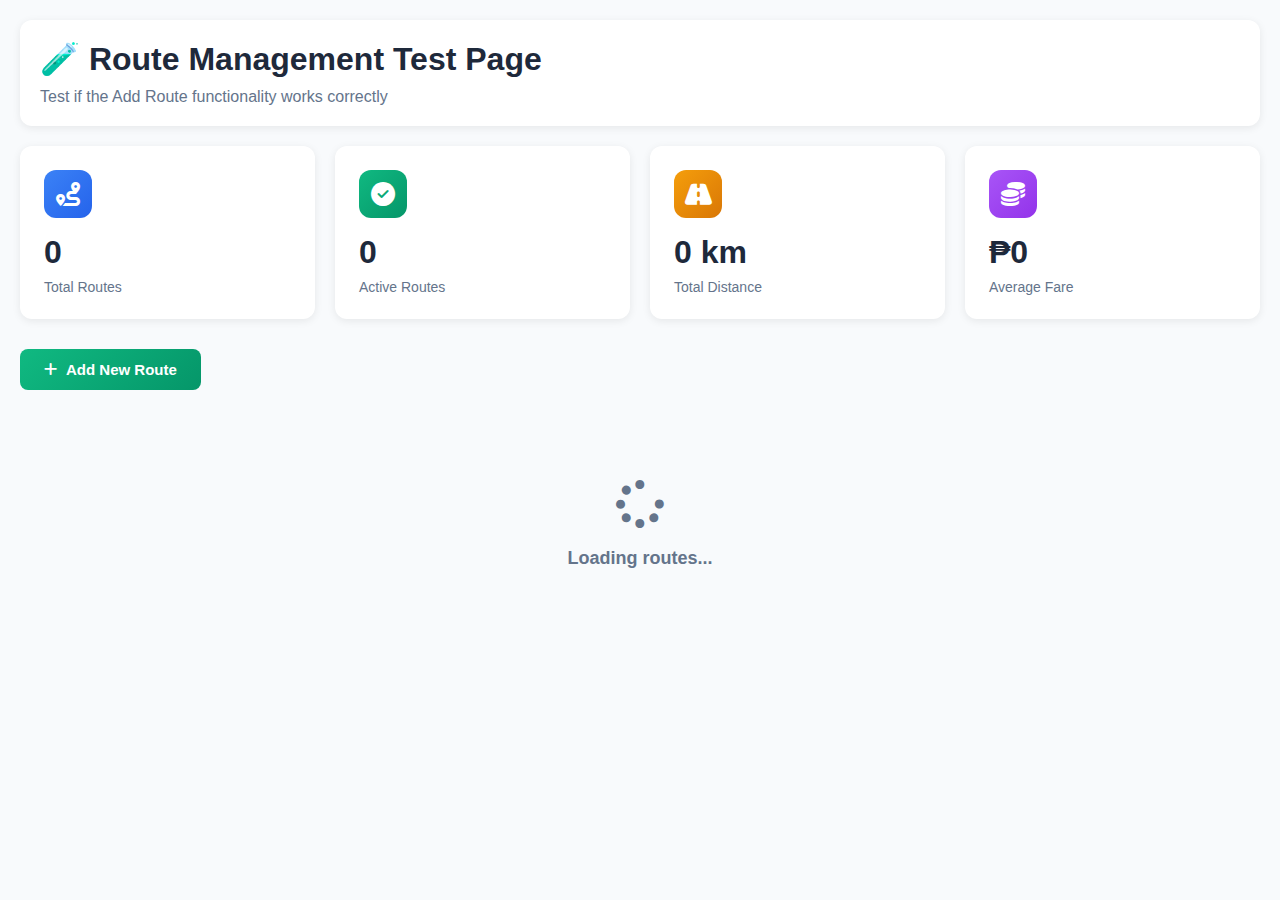
<file: test-route-management.html>
<!DOCTYPE html>
<html lang="en">
<head>
    <meta charset="UTF-8">
    <meta name="viewport" content="width=device-width, initial-scale=1.0">
    <title>Route Management Test</title>
    <link rel="stylesheet" href="https://cdnjs.cloudflare.com/ajax/libs/font-awesome/6.4.0/css/all.min.css">
    <style>
        * {
            margin: 0;
            padding: 0;
            box-sizing: border-box;
        }
        
        body {
            font-family: -apple-system, BlinkMacSystemFont, 'Segoe UI', Roboto, 'Helvetica Neue', Arial, sans-serif;
            background: #f8fafc;
            padding: 20px;
        }
        
        .test-container {
            max-width: 1400px;
            margin: 0 auto;
        }
        
        .test-header {
            background: white;
            padding: 20px;
            border-radius: 12px;
            margin-bottom: 20px;
            box-shadow: 0 2px 8px rgba(0,0,0,0.08);
        }
        
        .test-header h1 {
            color: #1e293b;
            margin-bottom: 10px;
        }
        
        .test-header p {
            color: #64748b;
        }
        
        /* Stats Grid */
        .route-stats-grid {
            display: grid;
            grid-template-columns: repeat(auto-fit, minmax(250px, 1fr));
            gap: 20px;
            margin-bottom: 30px;
        }
        
        .route-stat-card {
            background: white;
            border-radius: 12px;
            padding: 24px;
            box-shadow: 0 2px 8px rgba(0, 0, 0, 0.08);
        }
        
        .route-stat-icon {
            width: 48px;
            height: 48px;
            border-radius: 12px;
            display: flex;
            align-items: center;
            justify-content: center;
            font-size: 24px;
            color: white;
            margin-bottom: 16px;
        }
        
        .route-stat-icon.blue { background: linear-gradient(135deg, #3b82f6 0%, #2563eb 100%); }
        .route-stat-icon.green { background: linear-gradient(135deg, #10b981 0%, #059669 100%); }
        .route-stat-icon.orange { background: linear-gradient(135deg, #f59e0b 0%, #d97706 100%); }
        .route-stat-icon.purple { background: linear-gradient(135deg, #a855f7 0%, #9333ea 100%); }
        
        .route-stat-value {
            font-size: 32px;
            font-weight: 700;
            color: #1e293b;
            margin-bottom: 8px;
        }
        
        .route-stat-label {
            font-size: 14px;
            color: #64748b;
            font-weight: 500;
        }
        
        /* Action Button */
        .js-action-buttons {
            margin-bottom: 30px;
            display: flex;
            gap: 12px;
        }
        
        .js-btn {
            padding: 12px 24px;
            border: none;
            border-radius: 8px;
            font-size: 15px;
            font-weight: 600;
            cursor: pointer;
            display: flex;
            align-items: center;
            gap: 8px;
            transition: all 0.2s;
        }
        
        .js-btn-primary {
            background: linear-gradient(135deg, #10b981 0%, #059669 100%);
            color: white;
        }
        
        .js-btn-primary:hover {
            transform: translateY(-2px);
            box-shadow: 0 4px 12px rgba(16, 185, 129, 0.3);
        }
        
        /* Routes Grid */
        .routes-grid {
            display: grid;
            grid-template-columns: repeat(auto-fill, minmax(350px, 1fr));
            gap: 24px;
            margin-bottom: 30px;
        }
        
        .route-card {
            background: white;
            border-radius: 12px;
            padding: 24px;
            box-shadow: 0 2px 8px rgba(0, 0, 0, 0.08);
            transition: all 0.3s ease;
        }
        
        .route-card:hover {
            transform: translateY(-4px);
            box-shadow: 0 4px 16px rgba(0, 0, 0, 0.12);
        }
        
        .route-card-header {
            display: flex;
            justify-content: space-between;
            align-items: center;
            margin-bottom: 12px;
        }
        
        .route-name {
            font-size: 18px;
            font-weight: 600;
            color: #1e293b;
            display: flex;
            align-items: center;
            gap: 8px;
        }
        
        .route-name i {
            color: #3b82f6;
        }
        
        .route-status {
            padding: 4px 12px;
            border-radius: 20px;
            font-size: 12px;
            font-weight: 600;
        }
        
        .route-status.active {
            background: #d1fae5;
            color: #065f46;
        }
        
        .route-code {
            display: inline-block;
            padding: 6px 12px;
            background: #eff6ff;
            color: #1e40af;
            border-radius: 6px;
            font-size: 13px;
            font-weight: 600;
            margin-bottom: 16px;
        }
        
        .route-detail-row {
            display: flex;
            justify-content: space-between;
            align-items: center;
            padding: 10px 0;
            border-bottom: 1px solid #f1f5f9;
        }
        
        .route-detail-row:last-child {
            border-bottom: none;
        }
        
        .route-detail-label {
            font-size: 14px;
            color: #64748b;
            display: flex;
            align-items: center;
            gap: 8px;
        }
        
        .route-detail-value {
            font-size: 15px;
            font-weight: 600;
            color: #1e293b;
        }
        
        .route-distance { color: #3b82f6; }
        .route-fare { color: #10b981; }
        
        /* Route Card Actions */
        .route-card-actions {
            display: flex;
            gap: 12px;
            margin-top: 16px;
            padding-top: 16px;
            border-top: 1px solid #f1f5f9;
        }
        
        .route-btn {
            flex: 1;
            padding: 10px 16px;
            border: none;
            border-radius: 8px;
            font-size: 14px;
            font-weight: 600;
            cursor: pointer;
            transition: all 0.2s;
            display: flex;
            align-items: center;
            justify-content: center;
            gap: 6px;
        }
        
        .route-btn-edit {
            background: #eff6ff;
            color: #1e40af;
        }
        
        .route-btn-edit:hover {
            background: #dbeafe;
        }
        
        .route-btn-delete {
            background: #fee2e2;
            color: #991b1b;
        }
        
        .route-btn-delete:hover {
            background: #fecaca;
        }
        
        /* Modal */
        .modal-overlay {
            display: none;
            position: fixed;
            top: 0;
            left: 0;
            right: 0;
            bottom: 0;
            background: rgba(0, 0, 0, 0.5);
            z-index: 9999;
            align-items: center;
            justify-content: center;
        }
        
        .modal-overlay.show {
            display: flex;
        }
        
        .modal-box {
            background: white;
            border-radius: 12px;
            padding: 30px;
            max-width: 500px;
            width: 90%;
            max-height: 90vh;
            overflow-y: auto;
            position: relative;
        }
        
        .modal-close {
            position: absolute;
            top: 15px;
            right: 15px;
            background: #f1f5f9;
            border: none;
            width: 32px;
            height: 32px;
            border-radius: 50%;
            font-size: 20px;
            cursor: pointer;
            display: flex;
            align-items: center;
            justify-content: center;
        }
        
        .modal-close:hover {
            background: #e2e8f0;
        }
        
        .modal-title {
            font-size: 24px;
            font-weight: 700;
            color: #1e293b;
            margin-bottom: 24px;
        }
        
        .modal-form label {
            display: block;
            font-size: 14px;
            font-weight: 600;
            color: #475569;
            margin-bottom: 8px;
            margin-top: 16px;
        }
        
        .modal-form label:first-of-type {
            margin-top: 0;
        }
        
        .modal-form input,
        .modal-form select {
            width: 100%;
            padding: 10px 14px;
            border: 2px solid #e2e8f0;
            border-radius: 8px;
            font-size: 14px;
            transition: border-color 0.2s;
        }
        
        .modal-form input:focus,
        .modal-form select:focus {
            outline: none;
            border-color: #3b82f6;
        }
        
        .btn-submit {
            width: 100%;
            padding: 12px;
            background: linear-gradient(135deg, #10b981 0%, #059669 100%);
            color: white;
            border: none;
            border-radius: 8px;
            font-size: 15px;
            font-weight: 600;
            cursor: pointer;
            margin-top: 24px;
            transition: all 0.2s;
        }
        
        .btn-submit:hover {
            transform: translateY(-2px);
            box-shadow: 0 4px 12px rgba(16, 185, 129, 0.3);
        }
    </style>
</head>
<body>
    <div class="test-container">
        <div class="test-header">
            <h1>🧪 Route Management Test Page</h1>
            <p>Test if the Add Route functionality works correctly</p>
        </div>
        
        <!-- Stats Grid -->
        <div class="route-stats-grid">
            <div class="route-stat-card">
                <div class="route-stat-icon blue">
                    <i class="fas fa-route"></i>
                </div>
                <div class="route-stat-value" id="rmStatTotalRoutes">0</div>
                <div class="route-stat-label">Total Routes</div>
            </div>
            
            <div class="route-stat-card">
                <div class="route-stat-icon green">
                    <i class="fas fa-check-circle"></i>
                </div>
                <div class="route-stat-value" id="rmStatActiveRoutes">0</div>
                <div class="route-stat-label">Active Routes</div>
            </div>
            
            <div class="route-stat-card">
                <div class="route-stat-icon orange">
                    <i class="fas fa-road"></i>
                </div>
                <div class="route-stat-value" id="rmStatTotalDistance">0 km</div>
                <div class="route-stat-label">Total Distance</div>
            </div>
            
            <div class="route-stat-card">
                <div class="route-stat-icon purple">
                    <i class="fas fa-coins"></i>
                </div>
                <div class="route-stat-value" id="rmStatAvgFare">₱0</div>
                <div class="route-stat-label">Average Fare</div>
            </div>
        </div>
        
        <!-- Action Button -->
        <div class="js-action-buttons">
            <button class="js-btn js-btn-primary" onclick="openAddRouteModal()">
                <i class="fas fa-plus"></i>
                Add New Route
            </button>
        </div>
        
        <!-- Routes Grid -->
        <div class="routes-grid" id="routesGrid">
            <div style="grid-column: 1/-1; text-align: center; padding: 60px 20px; color: #64748b;">
                <i class="fas fa-spinner fa-spin" style="font-size: 48px; margin-bottom: 20px;"></i>
                <p style="font-size: 18px; font-weight: 600;">Loading routes...</p>
            </div>
        </div>
    </div>
    
    <!-- Modal -->
    <div class="modal-overlay" id="rmModalOverlay" onclick="closeRMModalOutside(event)">
        <div class="modal-box">
            <button class="modal-close" onclick="closeRMModal()">&times;</button>
            <h3 class="modal-title" id="rmModalTitle">Add New Route</h3>
            
            <div class="modal-form">
                <input type="hidden" id="rmRouteId" value="">
                
                <label>Route Name <span style="color: #e74c3c;">*</span></label>
                <input type="text" id="rmRouteName" placeholder="e.g., Cubao-Novaliches">
                
                <label>Route Code <span style="color: #e74c3c;">*</span></label>
                <input type="text" id="rmRouteCode" placeholder="e.g., RT-001">
                
                <label>Distance (km) <span style="color: #e74c3c;">*</span></label>
                <input type="number" id="rmDistance" step="0.1" min="0.1" placeholder="e.g., 15.2">
                
                <label>Regular Fare (₱) <span style="color: #e74c3c;">*</span></label>
                <input type="number" id="rmRegularFare" step="0.01" min="0.01" placeholder="e.g., 21.00">
                
                <label>Student Fare (₱)</label>
                <input type="number" id="rmStudentFare" step="0.01" min="0" placeholder="e.g., 17.00">
                
                <label>PWD/Senior Fare (₱)</label>
                <input type="number" id="rmPwdFare" step="0.01" min="0" placeholder="e.g., 17.00">
                
                <label>Status</label>
                <select id="rmStatus">
                    <option value="active">Active</option>
                    <option value="inactive">Inactive</option>
                </select>
                
                <button class="btn-submit" id="rmSubmitBtn" onclick="submitRouteForm()">
                    <i class="fas fa-plus"></i> Add Route
                </button>
            </div>
        </div>
    </div>
    
    <script src="../js/route-management.js"></script>
</body>
</html>
</file>
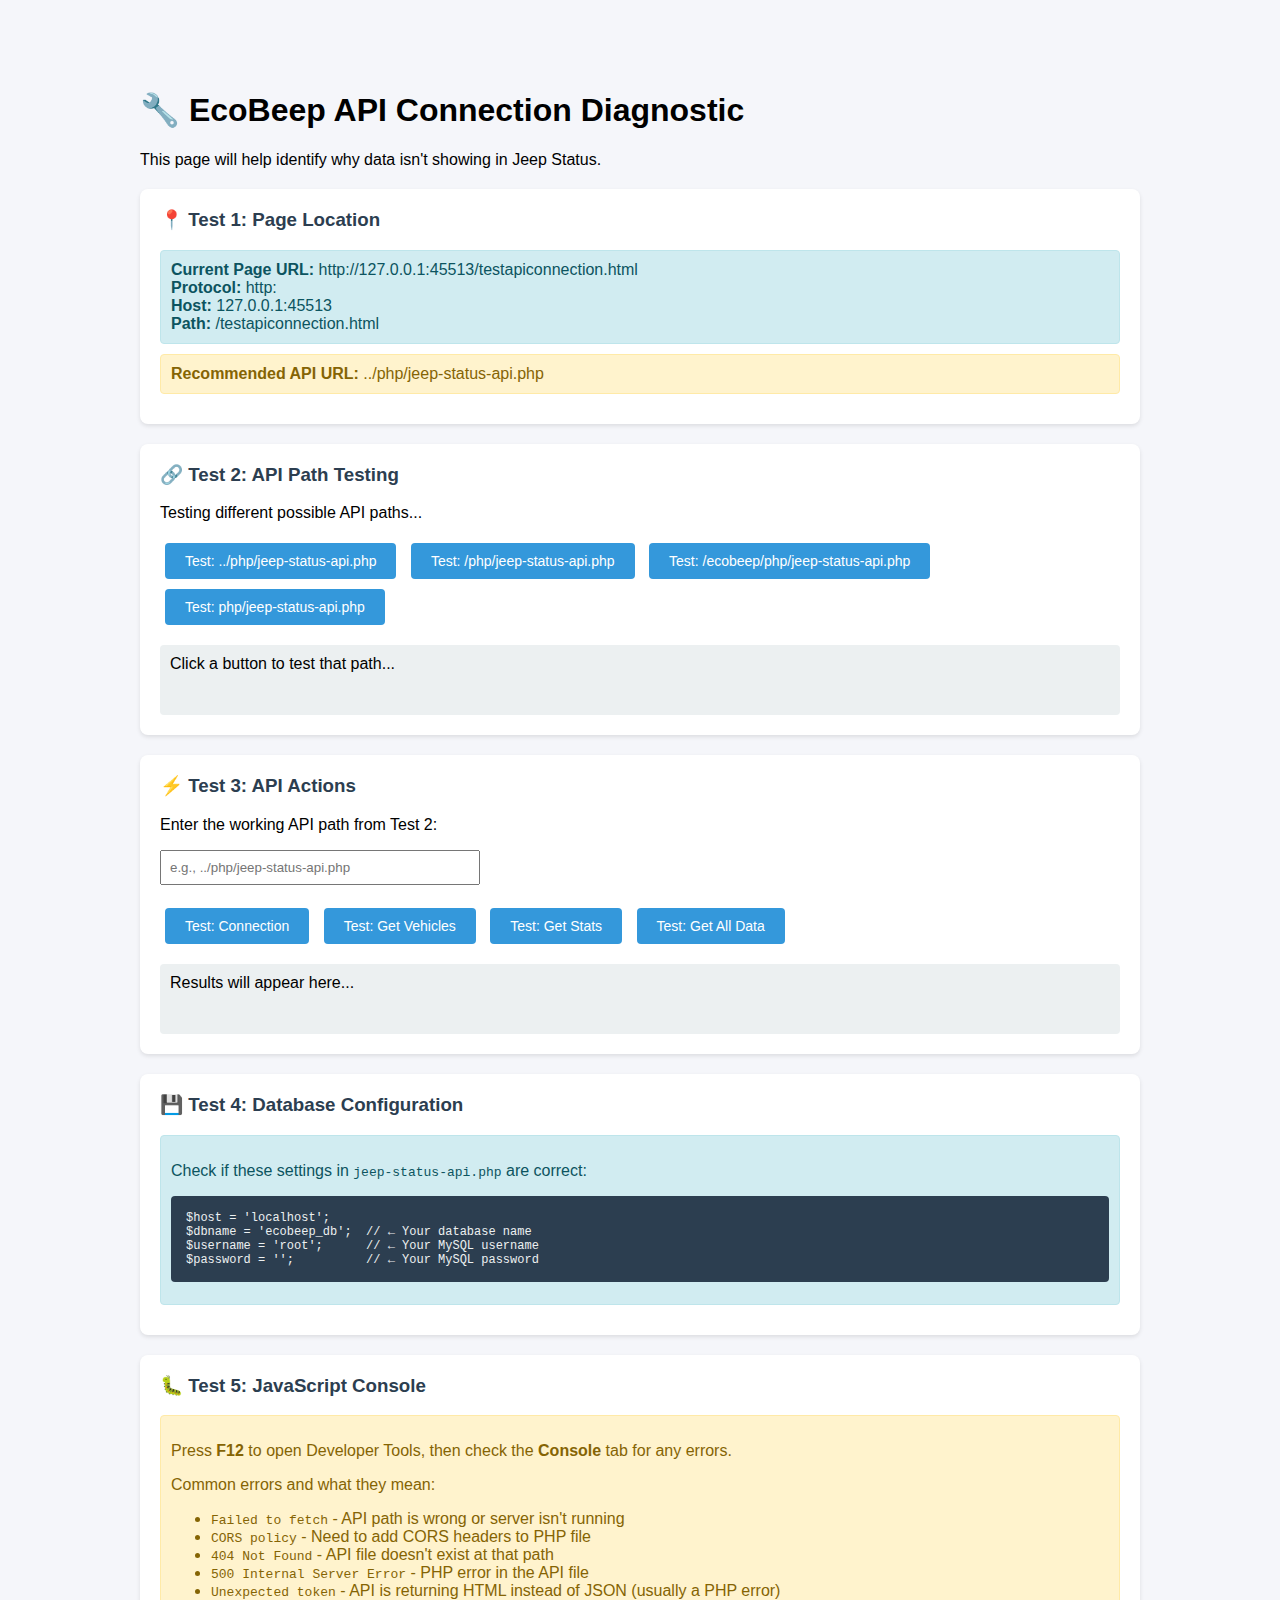
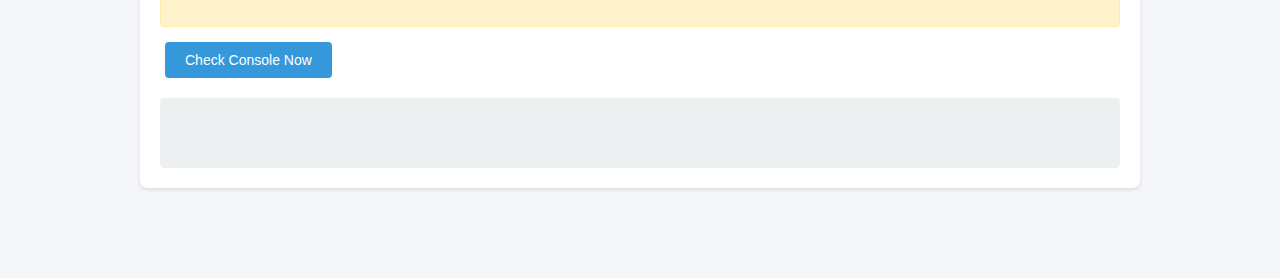
<file: testapiconnection.html>
<!DOCTYPE html>
<html lang="en">
<head>
    <meta charset="UTF-8">
    <meta name="viewport" content="width=device-width, initial-scale=1.0">
    <title>API Connection Test - EcoBeep</title>
    <style>
        body {
            font-family: Arial, sans-serif;
            max-width: 1000px;
            margin: 50px auto;
            padding: 20px;
            background: #f5f6fa;
        }
        .test-box {
            background: white;
            padding: 20px;
            margin: 20px 0;
            border-radius: 8px;
            box-shadow: 0 2px 4px rgba(0,0,0,0.1);
        }
        .test-box h3 {
            margin-top: 0;
            color: #2c3e50;
        }
        .status {
            padding: 10px;
            border-radius: 4px;
            margin: 10px 0;
        }
        .success {
            background: #d4edda;
            color: #155724;
            border: 1px solid #c3e6cb;
        }
        .error {
            background: #f8d7da;
            color: #721c24;
            border: 1px solid #f5c6cb;
        }
        .warning {
            background: #fff3cd;
            color: #856404;
            border: 1px solid #ffeaa7;
        }
        .info {
            background: #d1ecf1;
            color: #0c5460;
            border: 1px solid #bee5eb;
        }
        button {
            background: #3498db;
            color: white;
            border: none;
            padding: 10px 20px;
            border-radius: 4px;
            cursor: pointer;
            font-size: 14px;
            margin: 5px;
        }
        button:hover {
            background: #2980b9;
        }
        pre {
            background: #2c3e50;
            color: #ecf0f1;
            padding: 15px;
            border-radius: 4px;
            overflow-x: auto;
            font-size: 12px;
        }
        .result {
            margin-top: 15px;
            padding: 10px;
            background: #ecf0f1;
            border-radius: 4px;
            min-height: 50px;
        }
    </style>
</head>
<body>
    <h1>🔧 EcoBeep API Connection Diagnostic</h1>
    <p>This page will help identify why data isn't showing in Jeep Status.</p>

    <!-- Test 1: Check Current Page Location -->
    <div class="test-box">
        <h3>📍 Test 1: Page Location</h3>
        <div class="status info">
            <strong>Current Page URL:</strong> <span id="currentUrl"></span><br>
            <strong>Protocol:</strong> <span id="protocol"></span><br>
            <strong>Host:</strong> <span id="host"></span><br>
            <strong>Path:</strong> <span id="path"></span>
        </div>
        <div class="status warning">
            <strong>Recommended API URL:</strong> <span id="recommendedUrl"></span>
        </div>
    </div>

    <!-- Test 2: API Path Tests -->
    <div class="test-box">
        <h3>🔗 Test 2: API Path Testing</h3>
        <p>Testing different possible API paths...</p>
        
        <button onclick="testApiPath('../php/jeep-status-api.php')">Test: ../php/jeep-status-api.php</button>
        <button onclick="testApiPath('/php/jeep-status-api.php')">Test: /php/jeep-status-api.php</button>
        <button onclick="testApiPath('/ecobeep/php/jeep-status-api.php')">Test: /ecobeep/php/jeep-status-api.php</button>
        <button onclick="testApiPath('php/jeep-status-api.php')">Test: php/jeep-status-api.php</button>
        
        <div class="result" id="pathTestResult">
            Click a button to test that path...
        </div>
    </div>

    <!-- Test 3: Test Specific API Actions -->
    <div class="test-box">
        <h3>⚡ Test 3: API Actions</h3>
        <p>Enter the working API path from Test 2:</p>
        <input type="text" id="workingApiPath" placeholder="e.g., ../php/jeep-status-api.php" style="width: 300px; padding: 8px;">
        <br><br>
        
        <button onclick="testAction('test')">Test: Connection</button>
        <button onclick="testAction('get_vehicles')">Test: Get Vehicles</button>
        <button onclick="testAction('get_stats')">Test: Get Stats</button>
        <button onclick="testAction('get_all_data')">Test: Get All Data</button>
        
        <div class="result" id="actionTestResult">
            Results will appear here...
        </div>
    </div>

    <!-- Test 4: Database Check -->
    <div class="test-box">
        <h3>💾 Test 4: Database Configuration</h3>
        <div class="status info">
            <p>Check if these settings in <code>jeep-status-api.php</code> are correct:</p>
            <pre>$host = 'localhost';
$dbname = 'ecobeep_db';  // ← Your database name
$username = 'root';      // ← Your MySQL username  
$password = '';          // ← Your MySQL password</pre>
        </div>
    </div>

    <!-- Test 5: Console Errors -->
    <div class="test-box">
        <h3>🐛 Test 5: JavaScript Console</h3>
        <div class="status warning">
            <p>Press <strong>F12</strong> to open Developer Tools, then check the <strong>Console</strong> tab for any errors.</p>
            <p>Common errors and what they mean:</p>
            <ul>
                <li><code>Failed to fetch</code> - API path is wrong or server isn't running</li>
                <li><code>CORS policy</code> - Need to add CORS headers to PHP file</li>
                <li><code>404 Not Found</code> - API file doesn't exist at that path</li>
                <li><code>500 Internal Server Error</code> - PHP error in the API file</li>
                <li><code>Unexpected token</code> - API is returning HTML instead of JSON (usually a PHP error)</li>
            </ul>
        </div>
        <button onclick="checkConsoleErrors()">Check Console Now</button>
        <div class="result" id="consoleResult"></div>
    </div>

    <script>
        // Test 1: Display current location
        document.getElementById('currentUrl').textContent = window.location.href;
        document.getElementById('protocol').textContent = window.location.protocol;
        document.getElementById('host').textContent = window.location.host;
        document.getElementById('path').textContent = window.location.pathname;
        
        // Recommend API URL based on current path
        const currentPath = window.location.pathname;
        let recommended = '../php/jeep-status-api.php';
        
        if (currentPath.includes('/ecobeep/')) {
            recommended = '/ecobeep/php/jeep-status-api.php';
        } else if (currentPath.includes('/html/')) {
            recommended = '../php/jeep-status-api.php';
        }
        
        document.getElementById('recommendedUrl').textContent = recommended;

        // Test 2: Test API Path
        async function testApiPath(path) {
            const resultDiv = document.getElementById('pathTestResult');
            resultDiv.innerHTML = `<p>Testing: <code>${path}</code>...</p>`;
            
            try {
                const response = await fetch(`${path}?action=test`);
                const contentType = response.headers.get('content-type');
                
                if (response.ok) {
                    if (contentType && contentType.includes('application/json')) {
                        const data = await response.json();
                        resultDiv.innerHTML = `
                            <div class="status success">
                                ✅ <strong>SUCCESS!</strong> This path works!<br>
                                Response: ${JSON.stringify(data, null, 2)}<br><br>
                                <strong>Use this in your jeep-status.js:</strong><br>
                                <code>const API_URL = '${path}';</code>
                            </div>
                        `;
                    } else {
                        const text = await response.text();
                        resultDiv.innerHTML = `
                            <div class="status error">
                                ❌ Path found but returned HTML instead of JSON<br>
                                This means there's a PHP error. Response:<br>
                                <pre>${text.substring(0, 500)}</pre>
                            </div>
                        `;
                    }
                } else {
                    resultDiv.innerHTML = `
                        <div class="status error">
                            ❌ HTTP ${response.status}: ${response.statusText}<br>
                            Path: <code>${path}</code>
                        </div>
                    `;
                }
            } catch (error) {
                resultDiv.innerHTML = `
                    <div class="status error">
                        ❌ <strong>Error:</strong> ${error.message}<br>
                        This usually means the path is wrong or the server isn't running.
                    </div>
                `;
            }
        }

        // Test 3: Test specific API action
        async function testAction(action) {
            const apiPath = document.getElementById('workingApiPath').value;
            const resultDiv = document.getElementById('actionTestResult');
            
            if (!apiPath) {
                resultDiv.innerHTML = '<div class="status error">Please enter the working API path first!</div>';
                return;
            }
            
            resultDiv.innerHTML = `<p>Testing action: <code>${action}</code>...</p>`;
            
            try {
                const response = await fetch(`${apiPath}?action=${action}`);
                const data = await response.json();
                
                if (data.success) {
                    resultDiv.innerHTML = `
                        <div class="status success">
                            ✅ <strong>Success!</strong><br>
                            <pre>${JSON.stringify(data, null, 2)}</pre>
                        </div>
                    `;
                } else {
                    resultDiv.innerHTML = `
                        <div class="status error">
                            ❌ <strong>API returned error:</strong><br>
                            ${data.message || JSON.stringify(data)}
                        </div>
                    `;
                }
            } catch (error) {
                resultDiv.innerHTML = `
                    <div class="status error">
                        ❌ <strong>Error:</strong> ${error.message}
                    </div>
                `;
            }
        }

        // Test 5: Check console errors
        function checkConsoleErrors() {
            const resultDiv = document.getElementById('consoleResult');
            resultDiv.innerHTML = `
                <div class="status info">
                    <p>✅ JavaScript console is working!</p>
                    <p>Now open the Console tab (F12 → Console) and look for any red error messages.</p>
                    <p>If you see errors, take a screenshot and share them.</p>
                </div>
            `;
            console.log('✅ Console test: If you see this message in the Console tab, your JavaScript is working!');
            console.log('🔍 Now check for any RED error messages above or below this.');
        }

        // Auto-run location test on load
        console.log('=== EcoBeep Diagnostic Tool ===');
        console.log('Current URL:', window.location.href);
        console.log('Recommended API path:', document.getElementById('recommendedUrl').textContent);
    </script>
</body>
</html>
</file>
<file: css/login-style.css>
* {
    margin: 0;
    padding: 0;
    box-sizing: border-box;
}

body {
    font-family: -apple-system, BlinkMacSystemFont, 'Segoe UI', Roboto, 'Helvetica Neue', Arial, sans-serif;
    background: linear-gradient(135deg, #3b7fbd 0%, #7cb342 100%);
    min-height: 100vh;
    display: flex;
    flex-direction: column;
    position: relative;
    overflow-x: hidden;
}

body::before {
    content: '';
    position: absolute;
    top: -50%;
    right: -50%;
    width: 100%;
    height: 100%;
    background: radial-gradient(circle, rgba(255,255,255,0.1) 0%, transparent 70%);
    animation: pulse 15s infinite;
    z-index: 0;
}

@keyframes pulse {
    0%, 100% { transform: scale(1); opacity: 0.5; }
    50% { transform: scale(1.1); opacity: 0.8; }
}

/* Navigation Bar */
.navbar {
    background-color: #1e3a5f;
    box-shadow: 0 2px 10px rgba(0, 0, 0, 0.2);
    position: relative;
    z-index: 1000;
}

.nav-container {
    max-width: 1400px;
    margin: 0 auto;
    display: flex;
    justify-content: space-between;
    align-items: center;
    padding: 0 2rem;
}

.nav-brand {
    display: flex;
    align-items: center;
    gap: 1rem;
    padding: 0.75rem 0;
}

.nav-logo {
    height: 40px;
    width: auto;
}

.nav-title {
    color: white;
    font-size: 1.1rem;
    font-weight: 700;
    letter-spacing: 0.5px;
}

.nav-links {
    display: flex;
    list-style: none;
    gap: 0;
    margin: 0;
    padding: 0;
}

.nav-links li {
    margin: 0;
}

.nav-links a {
    display: flex;
    align-items: center;
    gap: 0.5rem;
    padding: 1.2rem 1.5rem;
    color: #e0e0e0;
    text-decoration: none;
    font-size: 0.9rem;
    font-weight: 600;
    transition: background-color 0.3s ease, color 0.3s ease;
    white-space: nowrap;
}

.nav-links a:hover {
    background-color: #2a4d7c;
    color: white;
}

.nav-links a.active {
    background-color: #365a8a;
    color: white;
}

.nav-icon {
    font-size: 1.1rem;
    filter: brightness(0) invert(1);
}

/* Login Container */
.login-container {
    flex: 1;
    width: 100%;
    max-width: 450px;
    margin: 0 auto;
    display: flex;
    flex-direction: column;
    align-items: center;
    justify-content: center;
    padding: 40px 20px;
    position: relative;
    z-index: 1;
}

.login-card {
    background: white;
    border-radius: 20px;
    box-shadow: 0 20px 60px rgba(0, 0, 0, 0.3);
    overflow: hidden;
    animation: fadeInUp 0.6s ease-out;
    width: 100%;
}

@keyframes fadeInUp {
    from {
        opacity: 0;
        transform: translateY(30px);
    }
    to {
        opacity: 1;
        transform: translateY(0);
    }
}

.login-header {
    background: linear-gradient(135deg, #3b7fbd 0%, #2e5f8d 100%);
    padding: 40px 30px;
    text-align: center;
    color: white;
    position: relative;
}

.login-header::after {
    content: '';
    position: absolute;
    bottom: 0;
    left: 0;
    right: 0;
    height: 30px;
    background: linear-gradient(180deg, transparent 0%, rgba(123, 179, 66, 0.2) 100%);
}

.logo {
    width: 120px;
    height: 120px;
    margin: 0 auto 20px;
    display: block;
    filter: drop-shadow(0 4px 10px rgba(0, 0, 0, 0.2));
}

.login-header h1 {
    font-size: 28px;
    font-weight: 700;
    margin-bottom: 8px;
}

.login-header p {
    font-size: 14px;
    opacity: 0.95;
    font-weight: 300;
}

.login-form {
    padding: 40px 30px;
}

.form-group {
    margin-bottom: 24px;
}

.form-group label {
    display: block;
    font-size: 14px;
    font-weight: 600;
    color: #333;
    margin-bottom: 8px;
}

.form-group input[type="text"],
.form-group input[type="password"] {
    width: 100%;
    padding: 14px 16px;
    border: 2px solid #e0e0e0;
    border-radius: 10px;
    font-size: 15px;
    transition: all 0.3s ease;
    background: #f8f9fa;
}

.form-group input[type="text"]:focus,
.form-group input[type="password"]:focus {
    outline: none;
    border-color: #3b7fbd;
    background: white;
    box-shadow: 0 0 0 4px rgba(59, 127, 189, 0.1);
}

.checkbox-group {
    display: flex;
    align-items: center;
    gap: 8px;
}

.checkbox-group input[type="checkbox"] {
    width: 18px;
    height: 18px;
    cursor: pointer;
    accent-color: #7cb342;
}

.checkbox-group label {
    margin: 0;
    font-size: 14px;
    font-weight: 400;
    color: #666;
    cursor: pointer;
}

.error-message,
.success-message {
    padding: 12px 16px;
    border-radius: 8px;
    font-size: 14px;
    margin-bottom: 20px;
    display: none;
    animation: slideIn 0.3s ease;
}

@keyframes slideIn {
    from {
        opacity: 0;
        transform: translateY(-10px);
    }
    to {
        opacity: 1;
        transform: translateY(0);
    }
}

.error-message {
    background: #fee;
    border: 1px solid #fcc;
    color: #c33;
}

.success-message {
    background: #efe;
    border: 1px solid #cfc;
    color: #3c3;
}

.error-message.show,
.success-message.show {
    display: block;
}

.btn-login {
    width: 100%;
    padding: 16px;
    background: linear-gradient(135deg, #7cb342 0%, #689f38 100%);
    color: white;
    border: none;
    border-radius: 10px;
    font-size: 16px;
    font-weight: 600;
    cursor: pointer;
    transition: all 0.3s ease;
    display: flex;
    align-items: center;
    justify-content: center;
    gap: 10px;
    box-shadow: 0 4px 15px rgba(124, 179, 66, 0.3);
}

.btn-login:hover {
    background: linear-gradient(135deg, #689f38 0%, #558b2f 100%);
    transform: translateY(-2px);
    box-shadow: 0 6px 20px rgba(124, 179, 66, 0.4);
}

.btn-login:active {
    transform: translateY(0);
}

.btn-login svg {
    transition: transform 0.3s ease;
}

.btn-login:hover svg {
    transform: translateX(4px);
}

.login-footer {
    text-align: center;
    margin-top: 20px;
}

.forgot-password {
    color: #3b7fbd;
    text-decoration: none;
    font-size: 14px;
    font-weight: 500;
    transition: color 0.3s ease;
}

.forgot-password:hover {
    color: #2e5f8d;
    text-decoration: underline;
}

.copyright {
    text-align: center;
    color: white;
    font-size: 13px;
    margin-top: 20px;
    opacity: 0.9;
}

/* Footer */
.footer {
    background-color: #1e3a5f;
    color: white;
    padding: 1.5rem 2rem;
    position: relative;
    z-index: 1000;
    box-shadow: 0 -2px 10px rgba(0, 0, 0, 0.2);
}

.footer-container {
    max-width: 1400px;
    margin: 0 auto;
    display: flex;
    justify-content: space-between;
    align-items: center;
    flex-wrap: wrap;
    gap: 1rem;
}

.footer-left,
.footer-center,
.footer-right {
    display: flex;
    align-items: center;
    gap: 0.5rem;
}

.footer a {
    color: #e0e0e0;
    text-decoration: none;
    font-size: 0.9rem;
    font-weight: 500;
    transition: color 0.3s ease;
}

.footer a:hover {
    color: white;
    text-decoration: underline;
}

.footer p {
    margin: 0;
    font-size: 0.9rem;
    color: #e0e0e0;
}

.separator {
    color: #999;
    margin: 0 0.3rem;
}

/* Responsive Design */
@media (max-width: 768px) {
    .nav-container {
        flex-direction: column;
        padding: 0.5rem 1rem;
    }

    .nav-brand {
        padding: 0.5rem 0;
    }

    .nav-links {
        flex-wrap: wrap;
        justify-content: center;
        gap: 0;
        width: 100%;
    }

    .nav-links a {
        padding: 0.75rem 1rem;
        font-size: 0.85rem;
    }

    .login-container {
        padding: 20px;
    }

    .footer-container {
        flex-direction: column;
        text-align: center;
        gap: 0.75rem;
    }

    .footer-left,
    .footer-right {
        flex-direction: column;
        gap: 0.5rem;
    }

    .separator {
        display: none;
    }
}

@media (max-width: 480px) {
    .login-card {
        border-radius: 16px;
    }
    
    .login-form {
        padding: 30px 20px;
    }
    
    .logo {
        width: 100px;
        height: 100px;
    }
    
    .login-header h1 {
        font-size: 24px;
    }

    .nav-title {
        font-size: 0.9rem;
    }

    .nav-logo {
        height: 30px;
    }

    .nav-links a {
        padding: 0.6rem 0.75rem;
        font-size: 0.8rem;
    }

    .nav-icon {
        font-size: 1rem;
    }
}
</file>
<file: css/styles.css>
/* ===================== SIDEBAR STYLES ===================== */
* {
    margin: 0;
    padding: 0;
    box-sizing: border-box;
}

body {
    font-family: 'Segoe UI', Tahoma, Geneva, Verdana, sans-serif;
    background-color: #dce8f0;
    min-height: 100vh;
    display: flex;
}

.sidebar {
    width: 230px;
    min-width: 230px;
    background-color: #1b3a5c;
    min-height: 100vh;
    position: fixed;
    top: 0;
    left: 0;
    height: 100%;
    z-index: 50;
    display: flex;
    flex-direction: column;
    overflow-y: auto;
}

.sidebar-logo {
    text-align: center;
    padding: 24px 10px 20px;
}

.sidebar-logo .logo-img {
    width: 70px;
    height: 70px;
    border-radius: 50%;
    background: linear-gradient(145deg, #1b3a5c, #2a6496);
    display: flex;
    align-items: center;
    justify-content: center;
    margin: 0 auto 8px;
    box-shadow: 0 3px 10px rgba(42,100,150,0.4);
}

.sidebar-logo .logo-img i {
    color: #4caf50;
    font-size: 28px;
}

.sidebar-logo .brand {
    color: #fff;
    font-size: 13px;
    font-weight: 700;
    letter-spacing: 3px;
    text-transform: uppercase;
}

.sidebar nav ul {
    list-style: none;
}

.sidebar nav ul li a {
    display: flex;
    align-items: center;
    gap: 13px;
    padding: 12px 22px;
    color: #aaa;
    text-decoration: none;
    font-size: 13.5px;
    font-weight: 500;
    transition: background 0.2s, color 0.2s;
    cursor: pointer;
    border-left: 3px solid transparent;
}

.sidebar nav ul li a:hover {
    background: rgba(255,255,255,0.07);
    color: #fff;
}

.sidebar nav ul li a.active {
    background: rgba(74,164,255,0.15);
    color: #fff;
    border-left-color: #4aa4ff;
    font-weight: 600;
}

.sidebar nav ul li a i {
    width: 16px;
    text-align: center;
    font-size: 14px;
}

.sidebar-section-label {
    font-size: 10.5px;
    font-weight: 600;
    color: #5a8aaf;
    letter-spacing: 1.5px;
    text-transform: uppercase;
    padding: 20px 22px 6px;
}

/* Submenu */
.submenu {
    list-style: none;
    max-height: 0;
    overflow: hidden;
    transition: max-height 0.35s ease;
}

.submenu.open {
    max-height: 300px;
}

.submenu li a {
    padding-left: 52px !important;
    font-size: 13px !important;
    color: #888 !important;
}

.submenu li a:hover,
.submenu li a.active {
    color: #fff !important;
}

/* Chevron rotation */
.jeep-toggle .chevron {
    margin-left: auto;
    font-size: 10px;
    transition: transform 0.3s ease;
}

.jeep-toggle.open .chevron {
    transform: rotate(180deg);
}

/* ===================== MAIN WRAPPER ===================== */
.main-wrapper {
    margin-left: 230px;
    flex: 1;
    min-height: 100vh;
}

/* ===================== PAGE VISIBILITY ===================== */
.page { display: none; }
.page.active { display: block; }

/* ===================== VEHICLE DETAILS STYLES ===================== */

.header {
    display: flex;
    justify-content: space-between;
    align-items: center;
    margin-bottom: 30px;
    padding: 20px 20px 0 20px;
}

.page-title {
    font-size: 24px;
    font-weight: 600;
    color: #333;
    display: flex;
    align-items: center;
    gap: 10px;
}

.page-title::before {
    content: '';
    width: 4px;
    height: 30px;
    background-color: #1b3a5c;
    border-radius: 2px;
}

.search-container {
    flex: 1;
    max-width: 400px;
    margin: 0 20px;
    position: relative;
}

.search-input {
    width: 100%;
    padding: 12px 40px 12px 20px;
    border: 1px solid #ddd;
    border-radius: 25px;
    font-size: 14px;
    outline: none;
}

.search-icon {
    position: absolute;
    right: 15px;
    top: 50%;
    transform: translateY(-50%);
    color: #999;
}

.profile-icon {
    width: 50px;
    height: 50px;
    background: linear-gradient(135deg, #2a6496 0%, #1b3a5c 100%);
    border-radius: 50%;
    display: flex;
    align-items: center;
    justify-content: center;
    color: white;
    font-size: 20px;
    cursor: pointer;
}

.content-container {
    background-color: white;
    border-radius: 20px;
    padding: 30px;
    box-shadow: 0 2px 10px rgba(0, 0, 0, 0.08);
    margin: 0 20px 20px 20px;
}

.registered-vehicles-section {
    margin-bottom: 25px;
}

.registered-vehicles-label {
    display: inline-block;
    background: #1b3a5c;
    color: white;
    padding: 12px 30px;
    border-radius: 25px;
    font-size: 14px;
    font-weight: 600;
}

.pagination {
    display: flex;
    justify-content: flex-end;
    gap: 8px;
    margin-bottom: 25px;
    align-items: center;
}

.pagination button {
    padding: 8px 14px;
    border: 1px solid #ddd;
    background: white;
    cursor: pointer;
    border-radius: 6px;
    transition: all 0.3s ease;
    font-size: 14px;
    color: #666;
    min-width: 36px;
}

.pagination button.active {
    background: #1b3a5c;
    color: white;
    border-color: #1b3a5c;
    font-weight: 600;
}

.pagination button:hover:not(.active) {
    background: #f5f5f5;
}

.pagination button:disabled {
    opacity: 0.5;
    cursor: not-allowed;
}

.vehicle-grid {
    display: grid;
    grid-template-columns: repeat(2, 1fr);
    gap: 20px;
    margin-bottom: 30px;
}

.vehicle-card {
    background-color: white;
    border: 2px solid #e5e5e5;
    border-radius: 12px;
    padding: 30px;
    text-align: center;
    cursor: pointer;
    transition: all 0.3s ease;
}

.vehicle-card:hover {
    border-color: #2a6496;
    box-shadow: 0 4px 12px rgba(42,100,150,0.15);
    transform: translateY(-2px);
}

.plate-number {
    font-size: 22px;
    font-weight: 600;
    color: #333;
}

.action-buttons {
    display: flex;
    gap: 15px;
    flex-wrap: wrap;
}

.btn {
    display: flex;
    align-items: center;
    justify-content: center;
    gap: 10px;
    padding: 14px 28px;
    border: none;
    border-radius: 30px;
    font-size: 14px;
    font-weight: 600;
    cursor: pointer;
    transition: all 0.3s ease;
    box-shadow: 0 2px 8px rgba(0, 0, 0, 0.1);
}

.btn-icon {
    width: 18px;
    height: 18px;
}

.btn-add {
    background-color: white;
    color: #555;
    border: 2px solid #e5e5e5;
}

.btn-add:hover {
    background-color: #f0f6fc;
    border-color: #2a6496;
    transform: translateY(-2px);
    box-shadow: 0 4px 12px rgba(42,100,150,0.15);
}

.btn-edit {
    background-color: white;
    color: #555;
    border: 2px solid #e5e5e5;
}

.btn-edit:hover {
    background-color: #f0f6fc;
    border-color: #2a6496;
    transform: translateY(-2px);
    box-shadow: 0 4px 12px rgba(42,100,150,0.15);
}

.btn-remove {
    background-color: white;
    color: #555;
    border: 2px solid #e5e5e5;
}

.btn-remove:hover {
    background-color: #f0f6fc;
    border-color: #2a6496;
    transform: translateY(-2px);
    box-shadow: 0 4px 12px rgba(42,100,150,0.15);
}

.btn-inactive {
    background-color: #ef4444;
    color: white;
    border: 2px solid #ef4444;
}

.btn-inactive:hover {
    background-color: #dc2626;
    transform: translateY(-2px);
    box-shadow: 0 4px 15px rgba(239, 68, 68, 0.3);
}

/* ===================== HOME PAGE STYLES ===================== */

.home-header {
    display: flex;
    justify-content: space-between;
    align-items: center;
    padding: 20px 20px 0 20px;
    margin-bottom: 30px;
}

.welcome-title {
    font-size: 22px;
    font-weight: 600;
    color: #333;
}

.home-header .search-container {
    flex: 1;
    max-width: 400px;
    margin: 0 20px;
    position: relative;
}

.fleet-banner {
    background: #fff;
    border-radius: 16px;
    padding: 22px 28px;
    margin: 0 20px 20px;
    box-shadow: 0 2px 10px rgba(0,0,0,0.08);
}

.fleet-banner h2 {
    font-size: 18px;
    font-weight: 600;
    color: #333;
}

.home-grid {
    display: grid;
    grid-template-columns: 1fr 1fr;
    gap: 20px;
    padding: 0 20px;
}

.home-card {
    background: #fff;
    border-radius: 16px;
    padding: 24px 26px;
    box-shadow: 0 2px 10px rgba(0,0,0,0.08);
}

.home-card-title {
    display: flex;
    align-items: center;
    gap: 10px;
    font-size: 15px;
    font-weight: 600;
    color: #333;
    margin-bottom: 16px;
}

.home-card-title i {
    color: #2a6496;
    font-size: 16px;
}

/* Active Vehicles */
.active-vehicles-val {
    font-size: 15px;
    color: #444;
}

.active-vehicles-val strong {
    font-size: 15px;
}

/* Revenue rows */
.rev-row {
    display: flex;
    justify-content: space-between;
    padding: 8px 0;
    border-bottom: 1px solid #f0f0f0;
    font-size: 14px;
}

.rev-row:last-of-type { border-bottom: none; }
.rev-row .rev-label { color: #777; }
.rev-row .rev-value { font-weight: 600; color: #333; }
.rev-trend { color: #2a6496; font-weight: 600; }
.view-breakdown { display: inline-block; margin-top: 14px; font-size: 13px; color: #2a6496; cursor: pointer; text-decoration: none; }
.view-breakdown:hover { text-decoration: underline; }

/* Driver Status */
.driver-head {
    display: flex;
    justify-content: space-between;
    font-size: 11px;
    font-weight: 600;
    color: #999;
    text-transform: uppercase;
    letter-spacing: 0.6px;
    padding-bottom: 10px;
    border-bottom: 1px solid #eee;
}

.driver-row {
    display: flex;
    justify-content: space-between;
    align-items: center;
    padding: 10px 0;
    border-bottom: 1px solid #f5f5f5;
    font-size: 14px;
    color: #444;
}

.driver-row:last-child { border-bottom: none; }

.badge {
    font-size: 11.5px;
    font-weight: 600;
    padding: 4px 12px;
    border-radius: 20px;
}

.badge-active   { background: #e6f4ea; color: #2e7d32; }
.badge-inactive { background: #fef0f0; color: #e74c3c; }
.badge-break    { background: #fef9e7; color: #f39c12; }

/* ===================== VEHICLE CARD STATUS BADGE ===================== */
.card-status {
    display: inline-block;
    margin-top: 10px;
    font-size: 11.5px;
    font-weight: 600;
    padding: 4px 12px;
    border-radius: 20px;
}

.card-status.registered     { background: #e6f4ea; color: #2e7d32; }
.card-status.not-registered { background: #fef0f0; color: #e74c3c; }

/* ===================== SELECTED CARD ===================== */
.vehicle-card.selected {
    border-color: #2a6496;
    background: #eef5fc;
    box-shadow: 0 4px 14px rgba(42,100,150,0.2);
}

/* ===================== LOADING MSG ===================== */
.loading-msg {
    grid-column: 1 / -1;
    text-align: center;
    padding: 40px;
    color: #999;
    font-size: 15px;
}

/* ===================== DETAIL PANEL (slide-in from right) ===================== */
.detail-overlay {
    display: none;
    position: fixed;
    inset: 0;
    background: rgba(0,0,0,0.35);
    z-index: 200;
    justify-content: flex-end;
}

.detail-overlay.open {
    display: flex;
}

.detail-panel {
    background: #fff;
    width: 380px;
    max-width: 90vw;
    height: 100%;
    box-shadow: -6px 0 24px rgba(0,0,0,0.15);
    padding: 36px 28px 28px;
    position: relative;
    animation: slideInRight 0.3s ease;
}

@keyframes slideInRight {
    from { transform: translateX(100%); }
    to   { transform: translateX(0); }
}

.detail-close {
    position: absolute;
    top: 16px;
    right: 20px;
    background: none;
    border: none;
    font-size: 28px;
    color: #999;
    cursor: pointer;
    line-height: 1;
}

.detail-close:hover { color: #333; }

.detail-title {
    font-size: 18px;
    font-weight: 700;
    color: #1b3a5c;
    margin-bottom: 24px;
    padding-bottom: 14px;
    border-bottom: 2px solid #eef5fc;
}

.detail-body { display: flex; flex-direction: column; gap: 16px; }

.detail-row {
    display: flex;
    flex-direction: column;
    gap: 4px;
}

.detail-label {
    font-size: 11px;
    font-weight: 600;
    color: #5a8aaf;
    text-transform: uppercase;
    letter-spacing: 0.8px;
}

.detail-value {
    font-size: 15px;
    font-weight: 600;
    color: #1b3a5c;
}
/* Additional styles for maintenance status buttons */

.js-action-btn-warning {
    background: #f39c12;
    color: white;
}

.js-action-btn-warning:hover {
    background: #e67e22;
    transform: translateY(-2px);
}

.js-action-btn-danger {
    background: #e74c3c;
    color: white;
}

.js-action-btn-danger:hover {
    background: #c0392b;
    transform: translateY(-2px);
}

.js-action-btn-success {
    background: #27ae60;
    color: white;
}

.js-action-btn-success:hover {
    background: #229954;
    transform: translateY(-2px);
}

/* Mini buttons for upcoming maintenance actions */
.js-mini-btn {
    display: inline-block;
    padding: 4px 8px;
    font-size: 11px;
    border: none;
    border-radius: 4px;
    cursor: pointer;
    margin-right: 4px;
    transition: all 0.2s;
}

.js-mini-btn i {
    font-size: 10px;
    margin-right: 3px;
}

.js-mini-btn-success {
    background: #27ae60;
    color: white;
}

.js-mini-btn-success:hover {
    background: #229954;
}

.js-mini-btn-danger {
    background: #e74c3c;
    color: white;
}

.js-mini-btn-danger:hover {
    background: #c0392b;
}

/* Status badge colors - enhanced */
.js-status-maintenance {
    background: #fff3cd;
    color: #856404;
    border: 1px solid #ffc107;
}

.js-status-repair {
    background: #f8d7da;
    color: #721c24;
    border: 1px solid #f5c6cb;
}

.js-status-operational {
    background: #d4edda;
    color: #155724;
    border: 1px solid #c3e6cb;
}

.js-status-inspection {
    background: #d1ecf1;
    color: #0c5460;
    border: 1px solid #bee5eb;
}
/* ===================== MODAL ===================== */
.modal-overlay {
    display: none;
    position: fixed;
    inset: 0;
    background: rgba(0,0,0,0.4);
    z-index: 300;
    align-items: center;
    justify-content: center;
}

.modal-overlay.open {
    display: flex;
}

.modal-box {
    background: #fff;
    border-radius: 18px;
    width: 440px;
    max-width: 92vw;
    max-height: 90vh;
    overflow-y: auto;
    padding: 36px 32px 32px;
    position: relative;
    box-shadow: 0 12px 40px rgba(0,0,0,0.2);
    animation: modalPop 0.25s ease;
}

@keyframes modalPop {
    from { transform: scale(0.88); opacity: 0; }
    to   { transform: scale(1);    opacity: 1; }
}

.modal-close {
    position: absolute;
    top: 16px;
    right: 20px;
    background: none;
    border: none;
    font-size: 28px;
    color: #999;
    cursor: pointer;
    line-height: 1;
}

.modal-close:hover { color: #333; }

.modal-title {
    font-size: 18px;
    font-weight: 700;
    color: #1b3a5c;
    margin-bottom: 24px;
}

.modal-form label {
    display: block;
    font-size: 12px;
    font-weight: 600;
    color: #5a8aaf;
    text-transform: uppercase;
    letter-spacing: 0.7px;
    margin-bottom: 6px;
    margin-top: 14px;
}

.modal-form label:first-of-type { margin-top: 0; }

.modal-form input,
.modal-form select {
    width: 100%;
    padding: 11px 16px;
    border: 1px solid #dde8f0;
    border-radius: 10px;
    font-size: 14px;
    color: #333;
    outline: none;
    background: #f7fafc;
    transition: border-color 0.2s, box-shadow 0.2s;
}

.modal-form input:focus,
.modal-form select:focus {
    border-color: #2a6496;
    box-shadow: 0 0 0 3px rgba(42,100,150,0.15);
    background: #fff;
}

.btn-submit {
    display: block;
    width: 100%;
    margin-top: 26px;
    padding: 13px;
    background: #1b3a5c;
    color: #fff;
    border: none;
    border-radius: 10px;
    font-size: 15px;
    font-weight: 600;
    cursor: pointer;
    transition: background 0.2s, transform 0.15s;
}

.btn-submit:hover {
    background: #2a6496;
    transform: translateY(-1px);
}

/* ===================== RESPONSIVE ===================== */
@media (max-width: 768px) {
    .sidebar { width: 200px; min-width: 200px; }
    .main-wrapper { margin-left: 200px; }

    .header, .home-header {
        flex-direction: column;
        gap: 15px;
        padding: 15px;
    }

    .search-container { width: 100%; max-width: 100% !important; margin: 0 !important; }
    .vehicle-grid { grid-template-columns: 1fr; }
    .action-buttons { flex-direction: column; }
    .btn { width: 100%; }
    .pagination { justify-content: center; }
    .home-grid { grid-template-columns: 1fr; }
}
.vehicle-info {
    display: flex;
    flex-direction: column;
    gap: 5px;
}

.vehicle-plate {
    font-weight: 700;
    font-size: 16px;
    color: #1b3a5c;
}

.vehicle-model {
    font-size: 13px;
    color: #7f8c8d;
    font-weight: 400;
}

/* Capacity Badge - FIXED to show full text */
.capacity-badge {
    background: linear-gradient(135deg, #2a6496 0%, #1b3a5c 100%);
    color: white;
    padding: 8px 16px;
    border-radius: 20px;
    font-size: 13px;
    font-weight: 600;
    display: inline-block;
    white-space: nowrap; /* Prevents text wrapping */
    text-align: center;
    min-width: 85px; /* Ensures enough width */
}

/* Action Buttons for Tables */
.action-btn {
    padding: 10px 20px;
    border: none;
    border-radius: 8px;
    cursor: pointer;
    font-size: 13px;
    font-weight: 600;
    transition: all 0.3s ease;
    display: inline-flex;
    align-items: center;
    justify-content: center;
    gap: 8px;
    white-space: nowrap;
}

.action-btn i {
    font-size: 13px;
}

.action-btn-primary {
    background: linear-gradient(135deg, #27ae60 0%, #229954 100%);
    color: white;
}

.action-btn-primary:hover {
    transform: translateY(-2px);
    box-shadow: 0 6px 20px rgba(39, 174, 96, 0.4);
}

.action-btn-primary:active {
    transform: translateY(0);
}

.action-btn-danger {
    background: linear-gradient(135deg, #e74c3c 0%, #c0392b 100%);
    color: white;
}

.action-btn-danger:hover {
    transform: translateY(-2px);
    box-shadow: 0 6px 20px rgba(231, 76, 60, 0.4);
}

.action-btn-danger:active {
    transform: translateY(0);
}

/* Driver Info Column (for assigned drivers table) */
.driver-info {
    display: flex;
    flex-direction: column;
    gap: 5px;
}

.driver-name {
    font-weight: 600;
    color: #1b3a5c;
    font-size: 15px;
}

.driver-license {
    font-size: 12px;
    color: #7f8c8d;
}

.date-text {
    color: #7f8c8d;
    font-size: 13px;
}

/* Alert/Toast Notifications */
.js-alert {
    position: fixed;
    top: 90px;
    right: 20px;
    padding: 15px 20px;
    border-radius: 8px;
    box-shadow: 0 4px 12px rgba(0, 0, 0, 0.15);
    z-index: 9999;
    display: flex;
    align-items: center;
    gap: 12px;
    font-size: 14px;
    font-weight: 500;
    min-width: 300px;
    max-width: 500px;
    animation: slideInRight 0.3s ease;
}

@keyframes slideInRight {
    from {
        opacity: 0;
        transform: translateX(100%);
    }
    to {
        opacity: 1;
        transform: translateX(0);
    }
}

.js-alert-success {
    background: #d4edda;
    border-left: 4px solid #c3e6cb;
    color: #155724;
}

.js-alert-error {
    background: #f8d7da;
    border-left: 4px solid #f5c6cb;
    color: #721c24;
}

.js-alert-warning {
    background: #fff3cd;
    border-left: 4px solid #ffeaa7;
    color: #856404;
}

.js-alert-info {
    background: #d1ecf1;
    border-left: 4px solid #bee5eb;
    color: #0c5460;
}

/* Modal active state fix */
.modal-overlay.active {
    display: flex !important;
}

/* Textarea styling in modals */
.modal-form textarea {
    width: 100%;
    padding: 11px 16px;
    border: 1px solid #dde8f0;
    border-radius: 10px;
    font-size: 14px;
    color: #333;
    outline: none;
    background: #f7fafc;
    transition: border-color 0.2s, box-shadow 0.2s;
    font-family: 'Segoe UI', Tahoma, Geneva, Verdana, sans-serif;
    resize: vertical;
}

.modal-form textarea:focus {
    border-color: #2a6496;
    box-shadow: 0 0 0 3px rgba(42,100,150,0.15);
    background: #fff;
}

/* Responsive adjustments for small screens */
@media (max-width: 768px) {
    .vehicle-plate {
        font-size: 14px;
    }
    
    .vehicle-model {
        font-size: 12px;
    }
    
    .capacity-badge {
        padding: 6px 12px;
        font-size: 12px;
        min-width: 70px;
    }
    
    .action-btn {
        padding: 8px 16px;
        font-size: 12px;
    }
    
    .action-btn span {
        display: none; /* Hide button text on mobile, show only icon */
    }
    
    .js-alert {
        right: 10px;
        left: 10px;
        min-width: auto;
    }
}
/* =====================================================================
   CAPACITY BADGE FIX - Add this to your CSS file
   This fixes the cut-off "seats" text issue
   ===================================================================== */

/* Fix the table cell that contains the capacity badge */
.js-maintenance-table tbody td {
    overflow: visible !important; /* Allow content to overflow the cell */
    white-space: normal !important; /* Allow normal wrapping */
}

/* Capacity Badge - Enhanced Fix */
.capacity-badge {
    background: linear-gradient(135deg, #2a6496 0%, #1b3a5c 100%);
    color: white;
    padding: 6px 14px !important; /* Reduced padding for better fit */
    border-radius: 20px;
    font-size: 12px !important; /* Slightly smaller font */
    font-weight: 600;
    display: inline-block;
    white-space: nowrap !important; /* Prevent line breaks */
    text-align: center;
    min-width: 75px; /* Minimum width to fit text */
    max-width: none !important; /* Remove any max-width restrictions */
    line-height: 1.4; /* Better vertical alignment */
}

/* Alternative: If the above doesn't work, try this version */
/* Uncomment this block if needed */
/*
.capacity-badge {
    background: linear-gradient(135deg, #2a6496 0%, #1b3a5c 100%);
    color: white;
    padding: 8px 18px !important;
    border-radius: 25px;
    font-size: 13px !important;
    font-weight: 600;
    display: inline-flex !important;
    align-items: center;
    justify-content: center;
    white-space: nowrap !important;
    min-width: 90px;
    height: 32px;
}
*/

/* Ensure the table cell has enough width */
.js-maintenance-table thead th:nth-child(2),
.js-maintenance-table tbody td:nth-child(2) {
    min-width: 120px; /* Ensure column is wide enough */
    width: 25%; /* Give it 25% of table width */
}

/* Make sure parent containers don't clip overflow */
.js-card-body-no-padding {
    overflow-x: auto !important; /* Allow horizontal scroll if needed */
}

.js-maintenance-table {
    width: 100%;
    table-layout: auto !important; /* Let columns size naturally */
}
/* =====================================================
   COMPLETE NAVIGATION & PAGE DISPLAY FIX
   ===================================================== */

/* ========== SUBMENU DROPDOWN ========== */
.submenu {
    display: none !important;
    list-style: none;
    padding: 0;
    margin: 0;
    background-color: rgba(0, 0, 0, 0.3);
}

.submenu.show {
    display: block !important;
}

.submenu li {
    padding: 0;
    margin: 0;
}

.submenu .nav-link {
    padding-left: 50px !important;
    font-size: 14px;
}

/* ========== CHEVRON ROTATION ========== */
.chevron {
    float: right;
    transition: transform 0.3s ease;
    margin-left: auto;
}

/* ========== NAVIGATION LINKS ========== */
.nav-link {
    cursor: pointer !important;
    display: block;
    padding: 12px 20px;
    color: #ecf0f1;
    text-decoration: none;
    transition: background-color 0.2s ease;
    border-left: 4px solid transparent;
    position: relative;
}

.nav-link:hover {
    background-color: rgba(255, 255, 255, 0.1) !important;
    text-decoration: none;
}

.nav-link.active {
    background-color: rgba(52, 152, 219, 0.25) !important;
    border-left-color: #3498db !important;
}

.nav-link i {
    margin-right: 10px;
    width: 20px;
    text-align: center;
}

//* =====================================================================
   DROPDOWN FIX - Add this to the END of your styles.css
   This overrides the conflicting styles
   ===================================================================== */

/* SUBMENU - Hidden by default */
.submenu {
    max-height: 0 !important;
    overflow: hidden !important;
    opacity: 0 !important;
    transition: all 0.3s ease !important;
    background-color: rgba(0, 0, 0, 0.2) !important;
    list-style: none !important;
    padding: 0 !important;
    margin: 0 !important;
    display: block !important; /* Always display block, use max-height for show/hide */
}

/* SUBMENU - Visible when .active class is added */
.submenu.active {
    max-height: 300px !important;
    opacity: 1 !important;
    transition: all 0.3s ease !important;
}

/* Submenu list items */
.submenu li {
    list-style: none !important;
    margin: 0 !important;
    padding: 0 !important;
}

/* Submenu links */
.submenu .nav-link {
    display: block !important;
    padding: 12px 20px 12px 50px !important;
    font-size: 14px !important;
    color: rgba(255, 255, 255, 0.8) !important;
    text-decoration: none !important;
    transition: all 0.3s ease !important;
    border-left: 4px solid transparent !important;
}

/* Submenu link hover */
.submenu .nav-link:hover {
    background-color: rgba(255, 255, 255, 0.15) !important;
    color: #ffffff !important;
    padding-left: 55px !important;
}

/* Active submenu link */
.submenu .nav-link.active {
    background-color: rgba(52, 152, 219, 0.25) !important;
    border-left-color: #3498db !important;
    color: #ffffff !important;
    font-weight: 600 !important;
}

/* Icons in submenu */
.submenu .nav-link i {
    margin-right: 10px !important;
    font-size: 14px !important;
    width: 20px !important;
    text-align: center !important;
}

/* CHEVRON - Rotate when dropdown opens */
.jeep-toggle .chevron {
    transition: transform 0.3s ease !important;
    margin-left: auto !important;
    font-size: 12px !important;
    display: inline-block !important;
}

.jeep-toggle .chevron.rotated {
    transform: rotate(180deg) !important;
}

/* Parent li when submenu is open */
.sidebar nav > ul > li.open > a {
    background-color: rgba(255, 255, 255, 0.1) !important;
}

/* Jeep toggle link styling */
.jeep-toggle {
    cursor: pointer !important;
    display: flex !important;
    align-items: center !important;
    justify-content: space-between !important;
}

.jeep-toggle.active {
    background-color: rgba(255, 255, 255, 0.1) !important;
}
</file>
<file: css/jeep-status.css>
/* =====================================================
   JEEP STATUS PAGE STYLES
   Prefixed with 'js-' to avoid conflicts with existing styles
   ===================================================== */

/* Jeep Status Content Container */
.jeep-status-content {
    padding: 20px;
}

/* Stats Grid */
.js-stats-grid {
    display: grid;
    grid-template-columns: repeat(4, 1fr);
    gap: 20px;
    margin-bottom: 25px;
}

.js-stat-card {
    background: #ffffff;
    border-radius: 12px;
    padding: 20px;
    box-shadow: 0 2px 10px rgba(0,0,0,0.05);
    transition: all 0.3s ease;
}

.js-stat-card:hover {
    transform: translateY(-3px);
    box-shadow: 0 8px 25px rgba(0,0,0,0.1);
}

.js-stat-header {
    display: flex;
    justify-content: space-between;
    align-items: flex-start;
    margin-bottom: 12px;
}

.js-stat-icon {
    width: 45px;
    height: 45px;
    border-radius: 10px;
    display: flex;
    align-items: center;
    justify-content: center;
    font-size: 18px;
}

.js-stat-icon.green {
    background: rgba(39, 174, 96, 0.1);
    color: #27ae60;
}

.js-stat-icon.orange {
    background: rgba(230, 126, 34, 0.1);
    color: #e67e22;
}

.js-stat-icon.red {
    background: rgba(231, 76, 60, 0.1);
    color: #e74c3c;
}

.js-stat-icon.blue {
    background: rgba(52, 152, 219, 0.1);
    color: #3498db;
}

.js-stat-value {
    font-size: 28px;
    font-weight: 700;
    color: #2c3e50;
}

.js-stat-label {
    color: #636e72;
    font-size: 13px;
    margin-top: 5px;
}

/* Action Buttons */
.js-action-buttons {
    display: flex;
    justify-content: flex-end;
    gap: 12px;
    margin-bottom: 20px;
}

.js-btn {
    padding: 10px 20px;
    border-radius: 8px;
    font-size: 14px;
    font-weight: 600;
    cursor: pointer;
    transition: all 0.3s ease;
    display: flex;
    align-items: center;
    gap: 8px;
    border: none;
    font-family: inherit;
}

.js-btn-primary {
    background: linear-gradient(135deg, #27ae60, #2ecc71);
    color: white;
    box-shadow: 0 4px 15px rgba(39, 174, 96, 0.3);
}

.js-btn-primary:hover {
    transform: translateY(-2px);
    box-shadow: 0 6px 20px rgba(39, 174, 96, 0.4);
}

.js-btn-secondary {
    background: white;
    color: #2c3e50;
    border: 1px solid #b2bec3;
}

.js-btn-secondary:hover {
    background: #f1f2f6;
}

/* Content Grid */
.js-content-grid {
    display: grid;
    grid-template-columns: 2fr 1fr;
    gap: 20px;
}

/* Card Styles */
.js-card {
    background: #ffffff;
    border-radius: 12px;
    box-shadow: 0 2px 10px rgba(0,0,0,0.05);
    overflow: hidden;
}

.js-card-header {
    padding: 18px 20px;
    border-bottom: 1px solid #ecf0f1;
    display: flex;
    justify-content: space-between;
    align-items: center;
}

.js-card-title {
    font-size: 16px;
    font-weight: 700;
    color: #2c3e50;
    margin: 0;
}

.js-card-body {
    padding: 20px;
}

.js-card-body-no-padding {
    padding: 0;
}

/* Table Controls */
.js-table-controls {
    display: flex;
    gap: 12px;
    align-items: center;
}

/* Filter Pills */
.js-filter-pills {
    display: flex;
    gap: 8px;
}

.js-filter-pill {
    padding: 6px 14px;
    border-radius: 20px;
    font-size: 12px;
    font-weight: 500;
    cursor: pointer;
    border: none;
    background: #ecf0f1;
    color: #636e72;
    transition: all 0.3s ease;
    font-family: inherit;
}

.js-filter-pill.active {
    background: #27ae60;
    color: white;
}

.js-filter-pill:hover:not(.active) {
    background: #dfe6e9;
}

/* Maintenance Table */
.js-maintenance-table {
    width: 100%;
    border-collapse: collapse;
}

.js-maintenance-table th,
.js-maintenance-table td {
    padding: 14px 16px;
    text-align: left;
    border-bottom: 1px solid #ecf0f1;
}

.js-maintenance-table th {
    font-size: 11px;
    text-transform: uppercase;
    letter-spacing: 0.5px;
    color: #636e72;
    font-weight: 600;
    background: #f8f9fa;
}

.js-maintenance-table td {
    font-size: 13px;
    color: #2c3e50;
}

.js-maintenance-table tr:hover {
    background: #f8f9fa;
}

/* Vehicle Info */
.js-vehicle-info {
    display: flex;
    align-items: center;
    gap: 10px;
}

.js-vehicle-plate {
    background: #2c3e50;
    color: white;
    padding: 4px 8px;
    border-radius: 4px;
    font-size: 11px;
    font-weight: 600;
    letter-spacing: 0.5px;
}

.js-vehicle-model {
    font-weight: 500;
    font-size: 12px;
}

/* Status Badges */
.js-status-badge {
    padding: 5px 10px;
    border-radius: 20px;
    font-size: 11px;
    font-weight: 600;
    display: inline-flex;
    align-items: center;
    gap: 5px;
}

.js-status-badge::before {
    content: '';
    width: 6px;
    height: 6px;
    border-radius: 50%;
}

.js-status-operational {
    background: rgba(39, 174, 96, 0.1);
    color: #27ae60;
}

.js-status-operational::before {
    background: #27ae60;
}

.js-status-maintenance {
    background: rgba(230, 126, 34, 0.1);
    color: #e67e22;
}

.js-status-maintenance::before {
    background: #e67e22;
}

.js-status-repair {
    background: rgba(231, 76, 60, 0.1);
    color: #e74c3c;
}

.js-status-repair::before {
    background: #e74c3c;
}

.js-status-inspection {
    background: rgba(52, 152, 219, 0.1);
    color: #3498db;
}

.js-status-inspection::before {
    background: #3498db;
}

/* Progress Bar */
.js-progress-bar {
    width: 100%;
    height: 8px;
    background: #ecf0f1;
    border-radius: 4px;
    overflow: hidden;
}

.js-progress-fill {
    height: 100%;
    border-radius: 4px;
    transition: width 0.5s ease;
}

.js-progress-fill.green {
    background: linear-gradient(90deg, #27ae60, #2ecc71);
}

.js-progress-fill.orange {
    background: linear-gradient(90deg, #f39c12, #e67e22);
}

.js-progress-fill.red {
    background: linear-gradient(90deg, #c0392b, #e74c3c);
}

/* Action Buttons in Table */
.js-action-btn {
    width: 30px;
    height: 30px;
    border-radius: 6px;
    border: none;
    cursor: pointer;
    display: inline-flex;
    align-items: center;
    justify-content: center;
    transition: all 0.3s ease;
    background: transparent;
    color: #636e72;
}

.js-action-btn:hover {
    background: #ecf0f1;
    color: #27ae60;
}

/* Right Column */
.js-right-column {
    display: flex;
    flex-direction: column;
    gap: 20px;
}

/* View All Link */
.js-view-all-link {
    color: #27ae60;
    text-decoration: none;
    font-size: 12px;
    font-weight: 600;
}

.js-view-all-link:hover {
    text-decoration: underline;
}

/* Upcoming Maintenance List */
.js-upcoming-list {
    display: flex;
    flex-direction: column;
    gap: 12px;
}

.js-upcoming-item {
    display: flex;
    gap: 14px;
    padding: 14px;
    background: #f8f9fa;
    border-radius: 10px;
    transition: all 0.3s ease;
}

.js-upcoming-item:hover {
    background: #ecf0f1;
}

.js-upcoming-date {
    text-align: center;
    min-width: 50px;
}

.js-upcoming-day {
    font-size: 22px;
    font-weight: 700;
    color: #27ae60;
}

.js-upcoming-month {
    font-size: 11px;
    color: #636e72;
    text-transform: uppercase;
}

.js-upcoming-details {
    flex: 1;
}

.js-upcoming-title {
    font-weight: 600;
    color: #2c3e50;
    margin-bottom: 3px;
    font-size: 13px;
}

.js-upcoming-vehicle {
    font-size: 11px;
    color: #636e72;
}

.js-upcoming-type {
    display: inline-block;
    padding: 3px 8px;
    border-radius: 4px;
    font-size: 10px;
    font-weight: 600;
    margin-top: 6px;
}

.js-type-oil {
    background: rgba(230, 126, 34, 0.1);
    color: #e67e22;
}

.js-type-tire {
    background: rgba(52, 152, 219, 0.1);
    color: #3498db;
}

.js-type-inspection {
    background: rgba(39, 174, 96, 0.1);
    color: #27ae60;
}

.js-type-brake {
    background: rgba(231, 76, 60, 0.1);
    color: #e74c3c;
}

/* History Items */
.js-history-item {
    display: flex;
    gap: 14px;
    padding: 14px 0;
    border-bottom: 1px solid #ecf0f1;
    align-items: center;
}

.js-history-item:last-child {
    border-bottom: none;
}

.js-history-icon {
    width: 38px;
    height: 38px;
    border-radius: 8px;
    display: flex;
    align-items: center;
    justify-content: center;
    font-size: 14px;
}

.js-history-icon.green {
    background: rgba(39, 174, 96, 0.1);
    color: #27ae60;
}

.js-history-icon.orange {
    background: rgba(230, 126, 34, 0.1);
    color: #e67e22;
}

.js-history-icon.blue {
    background: rgba(52, 152, 219, 0.1);
    color: #3498db;
}

.js-history-icon.red {
    background: rgba(231, 76, 60, 0.1);
    color: #e74c3c;
}

.js-history-content {
    flex: 1;
}

.js-history-title {
    font-weight: 600;
    color: #2c3e50;
    margin-bottom: 2px;
    font-size: 13px;
}

.js-history-meta {
    font-size: 11px;
    color: #636e72;
}

.js-history-cost {
    font-weight: 700;
    color: #2c3e50;
    font-size: 13px;
}

/* Alert Messages */
.js-alert {
    padding: 12px 16px;
    border-radius: 8px;
    margin-bottom: 20px;
    display: flex;
    align-items: center;
    gap: 10px;
    animation: fadeIn 0.3s ease;
}

.js-alert-success {
    background: rgba(39, 174, 96, 0.1);
    color: #27ae60;
    border: 1px solid #27ae60;
}

.js-alert-error {
    background: rgba(231, 76, 60, 0.1);
    color: #e74c3c;
    border: 1px solid #e74c3c;
}

.js-alert-warning {
    background: rgba(230, 126, 34, 0.1);
    color: #e67e22;
    border: 1px solid #e67e22;
}
/* Additional styles for maintenance status buttons */

.js-action-btn-warning {
    background: #f39c12;
    color: white;
}

.js-action-btn-warning:hover {
    background: #e67e22;
    transform: translateY(-2px);
}

.js-action-btn-danger {
    background: #e74c3c;
    color: white;
}

.js-action-btn-danger:hover {
    background: #c0392b;
    transform: translateY(-2px);
}

.js-action-btn-success {
    background: #27ae60;
    color: white;
}

.js-action-btn-success:hover {
    background: #229954;
    transform: translateY(-2px);
}

/* Status badge colors - enhanced */
.js-status-maintenance {
    background: #fff3cd;
    color: #856404;
    border: 1px solid #ffc107;
}

.js-status-repair {
    background: #f8d7da;
    color: #721c24;
    border: 1px solid #f5c6cb;
}

.js-status-operational {
    background: #d4edda;
    color: #155724;
    border: 1px solid #c3e6cb;
}

.js-status-inspection {
    background: #d1ecf1;
    color: #0c5460;
    border: 1px solid #bee5eb;
}

/* Responsive Styles */
@media (max-width: 1400px) {
    .js-stats-grid {
        grid-template-columns: repeat(2, 1fr);
    }
}

@media (max-width: 1200px) {
    .js-content-grid {
        grid-template-columns: 1fr;
    }
}

@media (max-width: 992px) {
    .js-stats-grid {
        grid-template-columns: repeat(2, 1fr);
    }
    
    .js-action-buttons {
        flex-direction: column;
    }
    
    .js-table-controls {
        flex-direction: column;
        align-items: flex-start;
    }
}

@media (max-width: 768px) {
    .js-stats-grid {
        grid-template-columns: 1fr;
    }
    
    .js-filter-pills {
        flex-wrap: wrap;
    }
    
    .js-maintenance-table {
        font-size: 12px;
    }
    
    .js-maintenance-table th,
    .js-maintenance-table td {
        padding: 10px 8px;
    }
}

/* Animations */
@keyframes fadeIn {
    from {
        opacity: 0;
        transform: translateY(10px);
    }
    to {
        opacity: 1;
        transform: translateY(0);
    }
}

.js-stat-card {
    animation: fadeIn 0.5s ease forwards;
}

.js-stat-card:nth-child(1) { animation-delay: 0.1s; }
.js-stat-card:nth-child(2) { animation-delay: 0.2s; }
.js-stat-card:nth-child(3) { animation-delay: 0.3s; }
.js-stat-card:nth-child(4) { animation-delay: 0.4s; }
</file>
<file: css/driver-management.css>
/* ========================================
   DRIVER MANAGEMENT PAGE STYLES
   ======================================== */

.driver-mgmt-content {
    padding: 20px;
}

/* Vehicle Stats Row */
.dm-vehicle-stats {
    background: white;
    border-radius: 12px;
    padding: 20px;
    margin-bottom: 20px;
    box-shadow: 0 2px 8px rgba(0, 0, 0, 0.08);
    display: grid;
    grid-template-columns: repeat(auto-fit, minmax(250px, 1fr));
    gap: 20px;
}

.dm-vehicle-stat-item {
    display: flex;
    align-items: center;
    gap: 15px;
    padding: 15px;
    background: #f9fafb;
    border-radius: 8px;
}

.dm-vehicle-stat-item i {
    font-size: 32px;
    color: #3b82f6;
}

.dm-vs-label {
    font-size: 13px;
    color: #6b7280;
    font-weight: 500;
    margin-bottom: 4px;
}

.dm-vs-value {
    font-size: 24px;
    font-weight: 700;
    color: #1f2937;
}

.dm-vs-value.green {
    color: #10b981;
}

.dm-vs-value.blue {
    color: #3b82f6;
}

/* Filter Section */
.dm-filter-section {
    margin-bottom: 20px;
    background: white;
    padding: 15px 20px;
    border-radius: 12px;
    box-shadow: 0 2px 8px rgba(0, 0, 0, 0.08);
}

/* Driver Status Badges */
.dm-status-badge {
    display: inline-block;
    padding: 4px 12px;
    border-radius: 12px;
    font-size: 12px;
    font-weight: 600;
    text-transform: capitalize;
}

.dm-status-badge.available {
    background: #d1fae5;
    color: #065f46;
}

.dm-status-badge.assigned {
    background: #dbeafe;
    color: #1e40af;
}

.dm-status-badge.suspended {
    background: #fed7aa;
    color: #92400e;
}

.dm-status-badge.leave {
    background: #e9d5ff;
    color: #6b21a8;
}

.dm-status-badge.on_leave {
    background: #e9d5ff;
    color: #6b21a8;
}

.dm-status-badge.inactive {
    background: #f3f4f6;
    color: #4b5563;
}

/* Action Buttons in Table */
.dm-action-btn {
    padding: 5px 10px;
    border: none;
    border-radius: 6px;
    font-size: 12px;
    font-weight: 500;
    cursor: pointer;
    transition: all 0.2s;
    margin: 0 3px;
}

.dm-action-btn.assign {
    background: #3b82f6;
    color: white;
}

.dm-action-btn.assign:hover {
    background: #2563eb;
}

.dm-action-btn.unassign {
    background: #10b981;
    color: white;
}

.dm-action-btn.unassign:hover {
    background: #059669;
}

.dm-action-btn.suspend {
    background: #f59e0b;
    color: white;
}

.dm-action-btn.suspend:hover {
    background: #d97706;
}

.dm-action-btn.terminate {
    background: #ef4444;
    color: white;
}

.dm-action-btn.terminate:hover {
    background: #dc2626;
}

.dm-action-btn.leave {
    background: #a855f7;
    color: white;
}

.dm-action-btn.leave:hover {
    background: #9333ea;
}

.dm-action-btn.return {
    background: #10b981;
    color: white;
}

.dm-action-btn.return:hover {
    background: #059669;
}

.dm-action-btn:disabled {
    opacity: 0.5;
    cursor: not-allowed;
}

/* Assignment Info */
.dm-assignment-info {
    font-size: 13px;
    color: #374151;
}

.dm-assignment-info i {
    color: #3b82f6;
    margin-right: 5px;
}

.dm-no-assignment {
    color: #9ca3af;
    font-style: italic;
    font-size: 13px;
}

/* Filter Pills Enhancement */
.js-filter-pill {
    position: relative;
}

.js-filter-pill.active::after {
    content: '';
    position: absolute;
    bottom: -2px;
    left: 50%;
    transform: translateX(-50%);
    width: 30px;
    height: 3px;
    background: #3b82f6;
    border-radius: 2px 2px 0 0;
}

/* Modal Enhancements */
.modal-box {
    max-height: 90vh;
    overflow-y: auto;
}

/* Warning Box */
.dm-warning-box {
    background: #fef3c7;
    border-left: 4px solid #f59e0b;
    padding: 12px;
    margin: 15px 0;
    border-radius: 4px;
}

.dm-warning-box p {
    color: #92400e;
    font-size: 13px;
    margin: 0;
}

/* Responsive Design */
@media (max-width: 768px) {
    .dm-vehicle-stats {
        grid-template-columns: 1fr;
    }
    
    .dm-action-btn {
        display: block;
        width: 100%;
        margin: 3px 0;
    }
    
    .js-stats-grid {
        grid-template-columns: 1fr 1fr;
    }
}

@media (max-width: 480px) {
    .js-stats-grid {
        grid-template-columns: 1fr;
    }
}

/* Table Responsive Enhancements */
@media (max-width: 1200px) {
    .js-maintenance-table {
        font-size: 13px;
    }
    
    .js-maintenance-table th,
    .js-maintenance-table td {
        padding: 10px 8px;
    }
}

/* Loading State */
.dm-loading {
    text-align: center;
    padding: 40px;
    color: #6b7280;
}

.dm-loading i {
    font-size: 32px;
    margin-bottom: 10px;
    animation: spin 1s linear infinite;
}

@keyframes spin {
    from {
        transform: rotate(0deg);
    }
    to {
        transform: rotate(360deg);
    }
}

/* Empty State */
.dm-empty-state {
    text-align: center;
    padding: 60px 20px;
    color: #9ca3af;
}

.dm-empty-state i {
    font-size: 48px;
    margin-bottom: 15px;
    opacity: 0.5;
}

.dm-empty-state p {
    font-size: 16px;
    margin: 10px 0;
}

/* Success/Error Messages */
.dm-message {
    position: fixed;
    top: 20px;
    right: 20px;
    padding: 15px 20px;
    border-radius: 8px;
    box-shadow: 0 4px 12px rgba(0, 0, 0, 0.15);
    z-index: 10000;
    display: flex;
    align-items: center;
    gap: 10px;
    animation: slideIn 0.3s ease;
}

.dm-message.success {
    background: #d1fae5;
    color: #065f46;
    border-left: 4px solid #10b981;
}

.dm-message.error {
    background: #fee2e2;
    color: #991b1b;
    border-left: 4px solid #ef4444;
}

@keyframes slideIn {
    from {
        transform: translateX(400px);
        opacity: 0;
    }
    to {
        transform: translateX(0);
        opacity: 1;
    }
}
</file>
<file: css/route-management.css>
/* ========================================
   ROUTE MANAGEMENT STYLES - COMPLETE
   ======================================== */

/* Page Container */
.route-mgmt-content {
    padding: 30px;
    background: #f8fafc;
    min-height: 100vh;
}

/* Statistics Cards Grid */
.route-stats-grid {
    display: grid;
    grid-template-columns: repeat(auto-fit, minmax(250px, 1fr));
    gap: 20px;
    margin-bottom: 30px;
}

.route-stat-card {
    background: white;
    border-radius: 12px;
    padding: 24px;
    box-shadow: 0 2px 8px rgba(0, 0, 0, 0.08);
    transition: all 0.3s ease;
}

.route-stat-card:hover {
    transform: translateY(-4px);
    box-shadow: 0 4px 16px rgba(0, 0, 0, 0.12);
}

.route-stat-header {
    display: flex;
    justify-content: space-between;
    align-items: center;
    margin-bottom: 16px;
}

.route-stat-icon {
    width: 48px;
    height: 48px;
    border-radius: 12px;
    display: flex;
    align-items: center;
    justify-content: center;
    font-size: 24px;
    color: white;
}

.route-stat-icon.blue {
    background: linear-gradient(135deg, #3b82f6 0%, #2563eb 100%);
}

.route-stat-icon.green {
    background: linear-gradient(135deg, #10b981 0%, #059669 100%);
}

.route-stat-icon.orange {
    background: linear-gradient(135deg, #f59e0b 0%, #d97706 100%);
}

.route-stat-icon.purple {
    background: linear-gradient(135deg, #a855f7 0%, #9333ea 100%);
}

.route-stat-value {
    font-size: 32px;
    font-weight: 700;
    color: #1e293b;
    margin-bottom: 8px;
}

.route-stat-label {
    font-size: 14px;
    color: #64748b;
    font-weight: 500;
}

/* Routes Grid */
.routes-grid {
    display: grid;
    grid-template-columns: repeat(auto-fill, minmax(350px, 1fr));
    gap: 24px;
    margin-bottom: 30px;
}

/* Route Card */
.route-card {
    background: white;
    border-radius: 12px;
    padding: 24px;
    box-shadow: 0 2px 8px rgba(0, 0, 0, 0.08);
    transition: all 0.3s ease;
}

.route-card:hover {
    transform: translateY(-4px);
    box-shadow: 0 4px 16px rgba(0, 0, 0, 0.12);
}

.route-card-header {
    display: flex;
    justify-content: space-between;
    align-items: center;
    margin-bottom: 12px;
}

.route-name {
    font-size: 18px;
    font-weight: 600;
    color: #1e293b;
    display: flex;
    align-items: center;
    gap: 8px;
}

.route-name i {
    color: #3b82f6;
}

.route-status {
    padding: 4px 12px;
    border-radius: 20px;
    font-size: 12px;
    font-weight: 600;
    text-transform: capitalize;
}

.route-status.active {
    background: #d1fae5;
    color: #065f46;
}

.route-status.inactive {
    background: #fee2e2;
    color: #991b1b;
}

.route-code {
    display: inline-block;
    padding: 6px 12px;
    background: #eff6ff;
    color: #1e40af;
    border-radius: 6px;
    font-size: 13px;
    font-weight: 600;
    margin-bottom: 16px;
}

.route-detail-row {
    display: flex;
    justify-content: space-between;
    align-items: center;
    padding: 10px 0;
    border-bottom: 1px solid #f1f5f9;
}

.route-detail-row:last-child {
    border-bottom: none;
}

.route-detail-label {
    font-size: 14px;
    color: #64748b;
    display: flex;
    align-items: center;
    gap: 8px;
}

.route-detail-label i {
    font-size: 12px;
}

.route-detail-value {
    font-size: 15px;
    font-weight: 600;
    color: #1e293b;
}

.route-distance {
    color: #3b82f6;
}

.route-fare {
    color: #10b981;
}

/* Route Card Actions */
.route-card-actions {
    display: flex;
    gap: 12px;
    margin-top: 16px;
    padding-top: 16px;
    border-top: 1px solid #f1f5f9;
}

.route-btn {
    flex: 1;
    padding: 10px 16px;
    border: none;
    border-radius: 8px;
    font-size: 14px;
    font-weight: 600;
    cursor: pointer;
    transition: all 0.2s;
    display: flex;
    align-items: center;
    justify-content: center;
    gap: 6px;
}

.route-btn-edit {
    background: #eff6ff;
    color: #1e40af;
}

.route-btn-edit:hover {
    background: #dbeafe;
}

.route-btn-delete {
    background: #fee2e2;
    color: #991b1b;
}

.route-btn-delete:hover {
    background: #fecaca;
}

/* Fare Structure Table */
.fare-structure-card {
    background: white;
    border-radius: 12px;
    padding: 24px;
    margin-bottom: 24px;
    box-shadow: 0 2px 8px rgba(0, 0, 0, 0.08);
}

.fare-structure-header {
    margin-bottom: 20px;
}

.fare-structure-title {
    font-size: 18px;
    font-weight: 600;
    color: #1e293b;
    display: flex;
    align-items: center;
    gap: 10px;
}

.fare-structure-title i {
    color: #3b82f6;
}

.fare-table {
    width: 100%;
    border-collapse: collapse;
}

.fare-table thead {
    background: #f8fafc;
}

.fare-table th {
    padding: 12px 16px;
    text-align: left;
    font-size: 13px;
    font-weight: 600;
    color: #475569;
    text-transform: uppercase;
    letter-spacing: 0.05em;
}

.fare-table td {
    padding: 16px;
    border-bottom: 1px solid #f1f5f9;
    font-size: 14px;
    color: #1e293b;
}

.fare-table tr:last-child td {
    border-bottom: none;
}

.fare-table tr:hover {
    background: #f8fafc;
}

.fare-badge {
    display: inline-block;
    padding: 4px 12px;
    border-radius: 6px;
    font-weight: 600;
    font-size: 13px;
}

.fare-badge.regular {
    background: #d1fae5;
    color: #065f46;
}

.fare-badge.student {
    background: #dbeafe;
    color: #1e40af;
}

.fare-badge.pwd {
    background: #fef3c7;
    color: #92400e;
}

/* Responsive Design */
@media (max-width: 768px) {
    .route-stats-grid {
        grid-template-columns: repeat(2, 1fr);
    }
    
    .routes-grid {
        grid-template-columns: 1fr;
    }
    
    .fare-table {
        font-size: 12px;
    }
    
    .fare-table th,
    .fare-table td {
        padding: 10px 12px;
    }
}

@media (max-width: 480px) {
    .route-stats-grid {
        grid-template-columns: 1fr;
    }
    
    .route-card-actions {
        flex-direction: column;
    }
}
</file>
<file: css/vehicle-details.css>
/* ========================================
   VEHICLE DETAILS PAGE STYLES
   ======================================== */

/* Vehicle Grid */
.vehicle-grid {
    display: grid;
    grid-template-columns: repeat(auto-fill, minmax(280px, 1fr));
    gap: 20px;
    margin: 20px 0;
}

/* Vehicle Card */
.vehicle-card {
    background: white;
    border-radius: 12px;
    padding: 20px;
    box-shadow: 0 2px 8px rgba(0, 0, 0, 0.08);
    transition: all 0.3s ease;
    cursor: pointer;
    border: 3px solid transparent;
    position: relative;
}

.vehicle-card:hover {
    transform: translateY(-5px);
    box-shadow: 0 4px 16px rgba(0, 0, 0, 0.12);
}

/* Selected State */
.vehicle-card.selected {
    border: 3px solid #3498db;
    background: linear-gradient(135deg, #f0f9ff 0%, #e0f2fe 100%);
    box-shadow: 0 4px 20px rgba(52, 152, 219, 0.3);
}

.vehicle-card.selected::before {
    content: '✓';
    position: absolute;
    top: 10px;
    right: 10px;
    background: #3498db;
    color: white;
    width: 28px;
    height: 28px;
    border-radius: 50%;
    display: flex;
    align-items: center;
    justify-content: center;
    font-weight: bold;
    font-size: 16px;
    box-shadow: 0 2px 8px rgba(52, 152, 219, 0.4);
}

.vehicle-plate {
    font-size: 24px;
    font-weight: 700;
    color: #2c3e50;
    margin-bottom: 12px;
    text-align: center;
}

.vehicle-info {
    display: flex;
    align-items: center;
    justify-content: center;
    gap: 8px;
    margin: 12px 0;
    padding: 8px;
    background: #f8f9fa;
    border-radius: 6px;
}

.vehicle-status {
    display: flex;
    justify-content: center;
    margin: 12px 0;
}

.status-badge {
    padding: 6px 16px;
    border-radius: 20px;
    font-size: 12px;
    font-weight: 600;
    text-transform: uppercase;
}

.status-registered {
    background: #d4edda;
    color: #155724;
}

.status-not-registered {
    background: #f8d7da;
    color: #721c24;
}

.btn-available {
    width: 100%;
    padding: 10px;
    background: linear-gradient(135deg, #3498db 0%, #2980b9 100%);
    color: white;
    border: none;
    border-radius: 8px;
    font-weight: 600;
    cursor: pointer;
    transition: all 0.3s ease;
    display: flex;
    align-items: center;
    justify-content: center;
    gap: 5px;
}

.btn-available:hover {
    background: linear-gradient(135deg, #2980b9 0%, #21618c 100%);
    transform: scale(1.02);
}

/* Pagination */
.pagination {
    display: flex;
    justify-content: center;
    gap: 8px;
    margin: 20px 0;
}

.page-btn {
    padding: 8px 14px;
    background: white;
    border: 2px solid #dfe6e9;
    border-radius: 8px;
    cursor: pointer;
    transition: all 0.3s ease;
    font-weight: 600;
    color: #2c3e50;
}

.page-btn:hover:not(:disabled) {
    background: #3498db;
    color: white;
    border-color: #3498db;
}

.page-btn.active {
    background: #3498db;
    color: white;
    border-color: #3498db;
}

.page-btn:disabled {
    opacity: 0.5;
    cursor: not-allowed;
}

/* Action Buttons */
.action-buttons {
    display: flex;
    gap: 12px;
    margin: 30px 0;
    flex-wrap: wrap;
}

.btn {
    padding: 12px 24px;
    border: none;
    border-radius: 8px;
    font-weight: 600;
    cursor: pointer;
    transition: all 0.3s ease;
    display: flex;
    align-items: center;
    gap: 8px;
}

.btn-add {
    background: linear-gradient(135deg, #27ae60 0%, #229954 100%);
    color: white;
}

.btn-add:hover {
    background: linear-gradient(135deg, #229954 0%, #1e8449 100%);
    transform: translateY(-2px);
    box-shadow: 0 4px 12px rgba(39, 174, 96, 0.3);
}

.btn-edit {
    background: linear-gradient(135deg, #3498db 0%, #2980b9 100%);
    color: white;
}

.btn-edit:hover {
    background: linear-gradient(135deg, #2980b9 0%, #21618c 100%);
    transform: translateY(-2px);
    box-shadow: 0 4px 12px rgba(52, 152, 219, 0.3);
}

.btn-remove {
    background: linear-gradient(135deg, #95a5a6 0%, #7f8c8d 100%);
    color: white;
}

.btn-remove:hover {
    background: linear-gradient(135deg, #7f8c8d 0%, #6c7a89 100%);
    transform: translateY(-2px);
    box-shadow: 0 4px 12px rgba(149, 165, 166, 0.3);
}

.btn-inactive {
    background: linear-gradient(135deg, #e74c3c 0%, #c0392b 100%);
    color: white;
}

.btn-inactive:hover {
    background: linear-gradient(135deg, #c0392b 0%, #a93226 100%);
    transform: translateY(-2px);
    box-shadow: 0 4px 12px rgba(231, 76, 60, 0.3);
}

/* Detail Overlay */
.detail-overlay {
    display: none;
    position: fixed;
    top: 0;
    left: 0;
    right: 0;
    bottom: 0;
    background: rgba(0, 0, 0, 0.5);
    z-index: 1000;
    align-items: center;
    justify-content: flex-end;
    backdrop-filter: blur(4px);
}

.detail-panel {
    background: white;
    width: 400px;
    height: 100%;
    padding: 30px;
    box-shadow: -4px 0 20px rgba(0, 0, 0, 0.15);
    animation: slideIn 0.3s ease;
    overflow-y: auto;
}

@keyframes slideIn {
    from {
        transform: translateX(100%);
    }
    to {
        transform: translateX(0);
    }
}

.detail-close {
    position: absolute;
    top: 20px;
    right: 20px;
    background: none;
    border: none;
    font-size: 28px;
    cursor: pointer;
    color: #95a5a6;
    transition: color 0.3s ease;
}

.detail-close:hover {
    color: #e74c3c;
}

.detail-title {
    font-size: 24px;
    font-weight: 700;
    color: #2c3e50;
    margin-bottom: 30px;
    padding-bottom: 15px;
    border-bottom: 3px solid #3498db;
}

.detail-body {
    display: flex;
    flex-direction: column;
    gap: 20px;
}

.detail-row {
    display: flex;
    flex-direction: column;
    gap: 6px;
}

.detail-label {
    font-size: 12px;
    font-weight: 600;
    color: #7f8c8d;
    text-transform: uppercase;
    letter-spacing: 0.5px;
}

.detail-value {
    font-size: 16px;
    font-weight: 600;
    color: #2c3e50;
    padding: 10px;
    background: #f8f9fa;
    border-radius: 6px;
    border-left: 4px solid #3498db;
}

/* Modal Styles */
.modal-overlay {
    display: none;
    position: fixed;
    top: 0;
    left: 0;
    right: 0;
    bottom: 0;
    background: rgba(0, 0, 0, 0.5);
    z-index: 1001;
    align-items: center;
    justify-content: center;
    backdrop-filter: blur(4px);
}

.modal-box {
    background: white;
    border-radius: 12px;
    padding: 30px;
    width: 90%;
    max-width: 500px;
    max-height: 90vh;
    overflow-y: auto;
    box-shadow: 0 10px 40px rgba(0, 0, 0, 0.2);
    animation: modalPop 0.3s ease;
    position: relative;
}

@keyframes modalPop {
    from {
        transform: scale(0.8);
        opacity: 0;
    }
    to {
        transform: scale(1);
        opacity: 1;
    }
}

.modal-close {
    position: absolute;
    top: 15px;
    right: 15px;
    background: none;
    border: none;
    font-size: 24px;
    cursor: pointer;
    color: #95a5a6;
    transition: color 0.3s ease;
}

.modal-close:hover {
    color: #e74c3c;
}

.modal-title {
    font-size: 24px;
    font-weight: 700;
    color: #2c3e50;
    margin-bottom: 25px;
    padding-bottom: 15px;
    border-bottom: 3px solid #3498db;
}

.modal-form {
    display: flex;
    flex-direction: column;
    gap: 15px;
}

.modal-form label {
    font-weight: 600;
    color: #2c3e50;
    margin-bottom: 5px;
    font-size: 14px;
}

.modal-form input,
.modal-form select,
.modal-form textarea {
    padding: 12px;
    border: 2px solid #dfe6e9;
    border-radius: 8px;
    font-size: 14px;
    transition: all 0.3s ease;
}

.modal-form input:focus,
.modal-form select:focus,
.modal-form textarea:focus {
    outline: none;
    border-color: #3498db;
    box-shadow: 0 0 0 3px rgba(52, 152, 219, 0.1);
}

.btn-submit {
    padding: 14px;
    background: linear-gradient(135deg, #3498db 0%, #2980b9 100%);
    color: white;
    border: none;
    border-radius: 8px;
    font-weight: 600;
    font-size: 16px;
    cursor: pointer;
    transition: all 0.3s ease;
    margin-top: 10px;
}

.btn-submit:hover {
    background: linear-gradient(135deg, #2980b9 0%, #21618c 100%);
    transform: translateY(-2px);
    box-shadow: 0 4px 12px rgba(52, 152, 219, 0.3);
}

/* Registered Vehicles Section */
.registered-vehicles-section {
    margin: 20px 0;
}

.registered-vehicles-label {
    background: linear-gradient(135deg, #2c3e50 0%, #34495e 100%);
    color: white;
    padding: 15px 25px;
    border-radius: 10px;
    font-weight: 700;
    font-size: 18px;
    display: inline-block;
    box-shadow: 0 4px 12px rgba(44, 62, 80, 0.2);
}

/* Loading Message */
.loading-msg {
    text-align: center;
    padding: 60px 20px;
    color: #95a5a6;
    font-size: 18px;
    grid-column: 1 / -1;
}

/* Responsive Design */
@media (max-width: 768px) {
    .vehicle-grid {
        grid-template-columns: 1fr;
    }
    
    .detail-panel {
        width: 100%;
    }
    
    .action-buttons {
        flex-direction: column;
    }
    
    .btn {
        width: 100%;
        justify-content: center;
    }
}
</file>
<file: css/scheduling.css>
/* ========== SCHEDULING & DISPATCH STYLES ========== */

/* Tab Navigation */
.sched-tab-navigation {
    display: flex;
    gap: 8px;
    background: #ffffff;
    padding: 8px;
    border-radius: 12px;
    box-shadow: 0 2px 8px rgba(0, 0, 0, 0.05);
    margin-bottom: 30px;
}

.sched-tab-btn {
    flex: 1;
    padding: 14px 20px;
    background: transparent;
    border: none;
    color: #64748b;
    font-size: 14px;
    font-weight: 600;
    cursor: pointer;
    border-radius: 8px;
    transition: all 0.3s ease;
    font-family: inherit;
    display: flex;
    align-items: center;
    justify-content: center;
    gap: 8px;
}

.sched-tab-btn:hover {
    background: #f1f5f9;
    color: #334155;
}

.sched-tab-btn.active {
    background: linear-gradient(135deg, #3b82f6 0%, #2563eb 100%);
    color: #ffffff;
    box-shadow: 0 4px 12px rgba(59, 130, 246, 0.3);
}

.sched-tab-btn i {
    font-size: 16px;
}

/* Page Content */
.sched-page-content {
    display: none;
}

.sched-page-content.active {
    display: block;
    animation: fadeInUp 0.4s ease;
}

@keyframes fadeInUp {
    from {
        opacity: 0;
        transform: translateY(20px);
    }
    to {
        opacity: 1;
        transform: translateY(0);
    }
}

/* Page Header */
.sched-page-header {
    display: flex;
    justify-content: space-between;
    align-items: center;
    margin-bottom: 30px;
}

.sched-page-header h2 {
    font-size: 24px;
    font-weight: 700;
    color: #1e293b;
}

/* Buttons */
.sched-btn-primary {
    display: inline-flex;
    align-items: center;
    gap: 8px;
    padding: 12px 24px;
    background: linear-gradient(135deg, #3b82f6 0%, #2563eb 100%);
    color: #ffffff;
    border: none;
    border-radius: 8px;
    font-size: 14px;
    font-weight: 600;
    cursor: pointer;
    transition: all 0.3s ease;
    box-shadow: 0 4px 12px rgba(59, 130, 246, 0.2);
    font-family: inherit;
}

.sched-btn-primary:hover {
    transform: translateY(-2px);
    box-shadow: 0 6px 20px rgba(59, 130, 246, 0.3);
}

.sched-btn-back {
    display: inline-flex;
    align-items: center;
    gap: 8px;
    padding: 10px 18px;
    background: #f8fafc;
    border: 1px solid #e2e8f0;
    border-radius: 8px;
    color: #64748b;
    font-size: 14px;
    font-weight: 500;
    cursor: pointer;
    transition: all 0.3s ease;
    font-family: inherit;
}

.sched-btn-back:hover {
    background: #f1f5f9;
    border-color: #3b82f6;
    color: #3b82f6;
}

.sched-btn-link {
    background: none;
    border: none;
    color: #3b82f6;
    font-size: 14px;
    font-weight: 600;
    cursor: pointer;
    text-decoration: none;
    transition: all 0.3s ease;
    font-family: inherit;
}

.sched-btn-link:hover {
    color: #2563eb;
    text-decoration: underline;
}

/* Filter Container */
.sched-filter-container {
    margin-bottom: 24px;
}

.sched-filter-select {
    padding: 12px 16px;
    border: 1px solid #e2e8f0;
    border-radius: 8px;
    font-size: 14px;
    font-weight: 500;
    color: #1e293b;
    background: #ffffff;
    cursor: pointer;
    transition: all 0.3s ease;
    font-family: inherit;
    min-width: 200px;
}

.sched-filter-select:focus {
    outline: none;
    border-color: #3b82f6;
    box-shadow: 0 0 0 3px rgba(59, 130, 246, 0.1);
}

/* Shifts Container */
.sched-shifts-container {
    display: grid;
    gap: 16px;
}

.sched-shift-card {
    display: flex;
    justify-content: space-between;
    align-items: center;
    padding: 24px;
    background: #ffffff;
    border-radius: 12px;
    border: 1px solid #e2e8f0;
    transition: all 0.3s ease;
    animation: cardAppear 0.5s ease backwards;
}

@keyframes cardAppear {
    from {
        opacity: 0;
        transform: scale(0.95);
    }
    to {
        opacity: 1;
        transform: scale(1);
    }
}

.sched-shift-card:nth-child(1) { animation-delay: 0.1s; }
.sched-shift-card:nth-child(2) { animation-delay: 0.2s; }
.sched-shift-card:nth-child(3) { animation-delay: 0.3s; }
.sched-shift-card:nth-child(4) { animation-delay: 0.4s; }

.sched-shift-card:hover {
    box-shadow: 0 4px 12px rgba(0, 0, 0, 0.08);
    border-color: #3b82f6;
    transform: translateY(-4px);
}

.sched-shift-info h3 {
    font-size: 18px;
    font-weight: 700;
    color: #1e293b;
    margin-bottom: 4px;
}

.sched-shift-time {
    font-size: 14px;
    color: #64748b;
}

.sched-shift-actions {
    display: flex;
    align-items: center;
    gap: 16px;
}

/* Badges */
.sched-badge {
    padding: 6px 14px;
    border-radius: 20px;
    font-size: 13px;
    font-weight: 600;
    white-space: nowrap;
}

.sched-badge-available {
    background: rgba(16, 185, 129, 0.1);
    color: #10b981;
}

.sched-badge-assigned {
    background: rgba(59, 130, 246, 0.1);
    color: #3b82f6;
}

.sched-badge-active {
    background: #1e293b;
    color: #ffffff;
}

/* Stats Grid */
.sched-stats-grid {
    display: grid;
    grid-template-columns: repeat(3, 1fr);
    gap: 20px;
    margin-bottom: 32px;
}

.sched-stat-card {
    background: #ffffff;
    padding: 28px;
    border-radius: 12px;
    border: 2px solid #e2e8f0;
    text-align: center;
    transition: all 0.3s ease;
}

.sched-stat-card:hover {
    border-color: #3b82f6;
    box-shadow: 0 4px 12px rgba(0, 0, 0, 0.08);
    transform: translateY(-4px);
}

.sched-stat-card h3 {
    font-size: 14px;
    font-weight: 600;
    color: #64748b;
    margin-bottom: 12px;
    text-transform: uppercase;
    letter-spacing: 0.5px;
}

.sched-stat-number {
    font-size: 48px;
    font-weight: 700;
    background: linear-gradient(135deg, #3b82f6, #2563eb);
    -webkit-background-clip: text;
    -webkit-text-fill-color: transparent;
    background-clip: text;
}

/* Vehicles List */
.sched-vehicles-list {
    display: grid;
    gap: 12px;
}

.sched-vehicle-item {
    display: flex;
    align-items: center;
    gap: 16px;
    padding: 20px;
    background: #ffffff;
    border-radius: 12px;
    border: 1px solid #e2e8f0;
    transition: all 0.3s ease;
}

.sched-vehicle-item:hover {
    box-shadow: 0 4px 12px rgba(0, 0, 0, 0.08);
    border-color: #3b82f6;
}

.sched-vehicle-marker {
    width: 12px;
    height: 12px;
    background: #1e293b;
    border-radius: 50%;
    flex-shrink: 0;
}

.sched-vehicle-details {
    flex: 1;
}

.sched-vehicle-details h4 {
    font-size: 16px;
    font-weight: 700;
    color: #1e293b;
    margin-bottom: 4px;
}

.sched-vehicle-info {
    font-size: 14px;
    color: #64748b;
}

.sched-vehicle-status {
    display: flex;
    align-items: center;
    gap: 16px;
}

/* Calendar */
.sched-calendar-header {
    display: flex;
    justify-content: space-between;
    align-items: center;
    margin-bottom: 32px;
}

.sched-calendar-header h2 {
    font-size: 20px;
    font-weight: 700;
    color: #1e293b;
    letter-spacing: 1px;
    text-transform: uppercase;
}

.sched-calendar-controls {
    display: flex;
    align-items: center;
    justify-content: center;
    gap: 40px;
    margin-bottom: 32px;
    padding: 24px;
    background: #ffffff;
    border-radius: 12px;
    box-shadow: 0 2px 8px rgba(0, 0, 0, 0.05);
}

.sched-calendar-nav {
    background: #f8fafc;
    border: 1px solid #e2e8f0;
    border-radius: 50%;
    width: 40px;
    height: 40px;
    display: flex;
    align-items: center;
    justify-content: center;
    cursor: pointer;
    transition: all 0.3s ease;
    color: #64748b;
}

.sched-calendar-nav:hover {
    background: #3b82f6;
    border-color: #3b82f6;
    color: #ffffff;
}

.sched-calendar-title {
    display: flex;
    align-items: center;
    gap: 12px;
}

.sched-month-number {
    font-size: 32px;
    font-weight: 700;
    color: #3b82f6;
}

.sched-month-name {
    font-size: 24px;
    font-weight: 600;
    color: #1e293b;
}

.sched-year {
    font-size: 20px;
    color: #64748b;
}

.sched-calendar-grid {
    background: #ffffff;
    padding: 24px;
    border-radius: 12px;
    box-shadow: 0 2px 8px rgba(0, 0, 0, 0.05);
}

.sched-calendar-weekdays {
    display: grid;
    grid-template-columns: repeat(7, 1fr);
    gap: 8px;
    margin-bottom: 8px;
    padding-bottom: 12px;
    border-bottom: 1px solid #e2e8f0;
}

.sched-calendar-weekday {
    text-align: center;
    font-size: 12px;
    font-weight: 700;
    color: #64748b;
    text-transform: uppercase;
    letter-spacing: 0.5px;
}

.sched-calendar-days {
    display: grid;
    grid-template-columns: repeat(7, 1fr);
    gap: 8px;
}

.sched-calendar-day {
    aspect-ratio: 1;
    display: flex;
    flex-direction: column;
    align-items: center;
    justify-content: center;
    border-radius: 8px;
    font-size: 14px;
    font-weight: 600;
    cursor: pointer;
    transition: all 0.3s ease;
    position: relative;
    background: #f8fafc;
    border: 1px solid transparent;
    padding: 8px;
}

.sched-calendar-day:hover {
    background: #f1f5f9;
    border-color: #3b82f6;
}

.sched-calendar-day.other-month {
    color: #cbd5e1;
    opacity: 0.4;
}

.sched-calendar-day.has-schedule {
    background: rgba(59, 130, 246, 0.1);
    border-color: #3b82f6;
}

.sched-calendar-day.has-schedule::after {
    content: 'View Schedule Details';
    position: absolute;
    bottom: 4px;
    font-size: 9px;
    color: #3b82f6;
    font-weight: 500;
}

.sched-calendar-day.highlight {
    background: #3b82f6;
    color: #ffffff;
}

/* Details View */
.sched-details-view {
    animation: fadeInUp 0.4s ease;
}

.sched-details-header {
    display: flex;
    justify-content: space-between;
    align-items: center;
    margin-bottom: 32px;
    flex-wrap: wrap;
    gap: 16px;
}

.sched-details-header h2 {
    font-size: 24px;
    font-weight: 700;
    color: #1e293b;
}

.sched-search-box {
    display: flex;
    align-items: center;
    gap: 10px;
    padding: 10px 16px;
    background: #ffffff;
    border: 1px solid #e2e8f0;
    border-radius: 8px;
    transition: all 0.3s ease;
}

.sched-search-box:focus-within {
    border-color: #3b82f6;
    box-shadow: 0 0 0 3px rgba(59, 130, 246, 0.1);
}

.sched-search-box input {
    border: none;
    outline: none;
    background: transparent;
    font-size: 14px;
    color: #1e293b;
    width: 250px;
    font-family: inherit;
}

.sched-search-box i {
    color: #64748b;
}

.sched-details-table-container {
    background: #ffffff;
    border-radius: 12px;
    overflow: hidden;
    box-shadow: 0 2px 8px rgba(0, 0, 0, 0.05);
}

.sched-details-table {
    width: 100%;
    border-collapse: collapse;
}

.sched-details-table thead {
    background: #f8fafc;
    border-bottom: 2px solid #e2e8f0;
}

.sched-details-table th {
    padding: 16px 20px;
    text-align: left;
    font-size: 13px;
    font-weight: 700;
    color: #64748b;
    text-transform: uppercase;
    letter-spacing: 0.5px;
}

.sched-details-table td {
    padding: 20px;
    border-bottom: 1px solid #e2e8f0;
    font-size: 14px;
    color: #1e293b;
}

.sched-details-table tbody tr {
    transition: all 0.3s ease;
}

.sched-details-table tbody tr:hover {
    background: #f8fafc;
}

.sched-details-table tbody tr:last-child td {
    border-bottom: none;
}

.sched-driver-info {
    font-weight: 600;
    color: #1e293b;
}

.sched-plate-info {
    font-size: 13px;
    color: #64748b;
    margin-top: 2px;
}

/* Time Inputs Row */
.time-inputs-row {
    display: flex;
    align-items: center;
    gap: 10px;
}

.time-inputs-row input {
    flex: 1;
}

/* Responsive */
@media (max-width: 1024px) {
    .sched-stats-grid {
        grid-template-columns: 1fr;
    }
    
    .sched-tab-navigation {
        flex-direction: column;
    }
}

@media (max-width: 768px) {
    .sched-calendar-days {
        gap: 4px;
    }
    
    .sched-details-table-container {
        overflow-x: auto;
    }
    
    .sched-page-header {
        flex-direction: column;
        align-items: flex-start;
    }
}
</file>
<file: css/logout-styles.css>
/* ==================== UPDATED LOGOUT BUTTON STYLING ==================== */

/* Hide the Settings section label and Account Settings link */
.sidebar-section-label {
    display: none !important;
}

.nav-link[data-page="account"] {
    display: none !important;
}

/* Logout button container - push to bottom */
.sidebar nav {
    display: flex;
    flex-direction: column;
    height: calc(100vh - 100px);
}

.sidebar nav > ul:last-of-type {
    margin-top: auto;
}

/* New logout button design */
.nav-link.logout-btn {
    display: flex;
    align-items: center;
    gap: 12px;
    padding: 14px 20px !important;
    margin: 15px !important;
    background: linear-gradient(135deg, #ef4444 0%, #dc2626 100%) !important;
    color: white !important;
    border-radius: 10px !important;
    font-weight: 600 !important;
    font-size: 15px !important;
    transition: all 0.3s ease !important;
    box-shadow: 0 4px 12px rgba(239, 68, 68, 0.3) !important;
    border: none !important;
    position: relative;
    overflow: hidden;
    text-decoration: none !important;
}

/* Hover effect */
.nav-link.logout-btn:hover {
    background: linear-gradient(135deg, #dc2626 0%, #b91c1c 100%) !important;
    transform: translateY(-2px) !important;
    box-shadow: 0 6px 16px rgba(239, 68, 68, 0.4) !important;
}

/* Active/Click effect */
.nav-link.logout-btn:active {
    transform: translateY(0) !important;
    box-shadow: 0 2px 8px rgba(239, 68, 68, 0.3) !important;
}

/* Icon styling */
.nav-link.logout-btn i {
    font-size: 18px !important;
    transition: transform 0.3s ease;
}

.nav-link.logout-btn:hover i {
    transform: translateX(3px);
}

/* Glow animation on hover */
@keyframes pulse-red {
    0%, 100% {
        box-shadow: 0 4px 12px rgba(239, 68, 68, 0.3);
    }
    50% {
        box-shadow: 0 4px 20px rgba(239, 68, 68, 0.6);
    }
}

.nav-link.logout-btn:hover {
    animation: pulse-red 2s ease-in-out infinite;
}

/* Separator line before logout */
.sidebar nav ul li:has(.logout-btn) {
    margin-top: auto !important;
    padding-top: 15px !important;
    border-top: 1px solid rgba(255, 255, 255, 0.1) !important;
}

/* Remove default nav-link styling for logout */
.nav-link.logout-btn.active {
    background: linear-gradient(135deg, #ef4444 0%, #dc2626 100%) !important;
}

/* Entrance animation */
@keyframes fadeInSlideUp {
    from {
        opacity: 0;
        transform: translateY(20px);
    }
    to {
        opacity: 1;
        transform: translateY(0);
    }
}

.nav-link.logout-btn {
    animation: fadeInSlideUp 0.5s ease-out 0.3s backwards;
}

/* Ripple effect on click */
.nav-link.logout-btn::after {
    content: '';
    position: absolute;
    top: 50%;
    left: 50%;
    width: 0;
    height: 0;
    border-radius: 50%;
    background: rgba(255, 255, 255, 0.4);
    transform: translate(-50%, -50%);
    transition: width 0.6s, height 0.6s;
}

.nav-link.logout-btn:active::after {
    width: 200px;
    height: 200px;
}

/* Responsive adjustments */
@media (max-width: 768px) {
    .nav-link.logout-btn {
        font-size: 14px !important;
        padding: 12px 18px !important;
        margin: 10px !important;
    }
    
    .nav-link.logout-btn i {
        font-size: 16px !important;
    }
}

@media (max-width: 480px) {
    .nav-link.logout-btn {
        font-size: 13px !important;
        padding: 10px 15px !important;
    }
}

/* Make sure logout button is always visible and at bottom */
.sidebar nav > ul {
    flex-grow: 1;
}

.sidebar nav > ul:last-of-type {
    flex-grow: 0;
}
</file>
<file: css/route-management-extras.css>
/* Route Management - Additional Styles for Alert and Cards */

/* Alert Box */
.alert-box {
    display: none;
    align-items: center;
    gap: 12px;
    padding: 15px 20px;
    margin-bottom: 20px;
    border-radius: 8px;
    font-size: 14px;
    animation: slideDown 0.3s ease;
}

@keyframes slideDown {
    from {
        opacity: 0;
        transform: translateY(-10px);
    }
    to {
        opacity: 1;
        transform: translateY(0);
    }
}

.alert-box i {
    font-size: 20px;
}

.alert-success {
    background: #d1fae5;
    color: #065f46;
    border-left: 4px solid #10b981;
}

.alert-error {
    background: #fee2e2;
    color: #991b1b;
    border-left: 4px solid #ef4444;
}

/* Route Card Improvements */
.route-card {
    background: white;
    border-radius: 12px;
    padding: 20px;
    box-shadow: 0 2px 8px rgba(0,0,0,0.08);
    transition: all 0.3s ease;
}

.route-card:hover {
    transform: translateY(-4px);
    box-shadow: 0 4px 16px rgba(0,0,0,0.12);
}

.route-card-header {
    display: flex;
    justify-content: space-between;
    align-items: center;
    margin-bottom: 15px;
    padding-bottom: 15px;
    border-bottom: 2px solid #f3f4f6;
}

.route-card-title {
    font-size: 16px;
    font-weight: 600;
    color: #1f2937;
    display: flex;
    align-items: center;
    gap: 8px;
}

.route-card-title i {
    color: #3b82f6;
}

.route-badge {
    padding: 4px 12px;
    border-radius: 12px;
    font-size: 12px;
    font-weight: 600;
}

.badge-active {
    background: #d1fae5;
    color: #065f46;
}

.badge-inactive {
    background: #fee2e2;
    color: #991b1b;
}

.route-card-body {
    margin-bottom: 15px;
}

.route-info-row {
    display: flex;
    justify-content: space-between;
    padding: 8px 0;
    font-size: 14px;
}

.route-label {
    color: #6b7280;
    font-weight: 500;
}

.route-value {
    color: #1f2937;
    font-weight: 600;
}

.route-card-actions {
    display: flex;
    gap: 10px;
    padding-top: 15px;
    border-top: 2px solid #f3f4f6;
}

.route-btn-edit,
.route-btn-delete {
    flex: 1;
    padding: 10px;
    border: none;
    border-radius: 8px;
    font-size: 13px;
    font-weight: 600;
    cursor: pointer;
    transition: all 0.3s;
    display: flex;
    align-items: center;
    justify-content: center;
    gap: 6px;
}

.route-btn-edit {
    background: #eff6ff;
    color: #1e40af;
}

.route-btn-edit:hover {
    background: #dbeafe;
}

.route-btn-delete {
    background: #fef2f2;
    color: #991b1b;
}

.route-btn-delete:hover {
    background: #fee2e2;
}

/* Code Badge in Table */
.code-badge {
    background: #f3f4f6;
    padding: 4px 10px;
    border-radius: 6px;
    font-family: 'Courier New', monospace;
    font-size: 12px;
    font-weight: 600;
    color: #374151;
}

/* Modal Auto-Calculate Helper */
.auto-calc-helper {
    background: #f0f9ff;
    border: 1px solid #bfdbfe;
    border-radius: 6px;
    padding: 10px 12px;
    margin-top: 10px;
    font-size: 12px;
    color: #1e40af;
    display: flex;
    align-items: center;
    gap: 8px;
}

.auto-calc-helper i {
    color: #3b82f6;
}

/* Empty State Styling */
.empty-state {
    text-align: center;
    padding: 60px 20px;
    color: #64748b;
    grid-column: 1/-1;
}

.empty-state i {
    font-size: 64px;
    margin-bottom: 20px;
    opacity: 0.4;
    display: block;
}

.empty-state i.fa-route {
    color: #3b82f6;
}

.empty-state i.fa-exclamation-triangle {
    color: #f59e0b;
}

.empty-state i.fa-spinner {
    color: #3b82f6;
}

.empty-state p:first-of-type {
    font-size: 20px;
    font-weight: 600;
    margin: 0 0 10px 0;
    color: #1f2937;
}

.empty-state p:last-of-type {
    font-size: 14px;
    font-weight: normal;
    margin: 0;
    opacity: 0.7;
}

/* Responsive adjustments */
@media (max-width: 768px) {
    .route-card-actions {
        flex-direction: column;
    }
    
    .route-btn-edit,
    .route-btn-delete {
        width: 100%;
    }
}
</file>
<file: css/forgot-password-style.css>
* {
    margin: 0;
    padding: 0;
    box-sizing: border-box;
}

body {
    font-family: -apple-system, BlinkMacSystemFont, 'Segoe UI', Roboto, 'Helvetica Neue', Arial, sans-serif;
    background: linear-gradient(135deg, #3b7fbd 0%, #7cb342 100%);
    min-height: 100vh;
    display: flex;
    flex-direction: column;
    position: relative;
    overflow-x: hidden;
}

body::before {
    content: '';
    position: absolute;
    top: -50%;
    right: -50%;
    width: 100%;
    height: 100%;
    background: radial-gradient(circle, rgba(255,255,255,0.1) 0%, transparent 70%);
    animation: pulse 15s infinite;
    z-index: 0;
}

@keyframes pulse {
    0%, 100% { transform: scale(1); opacity: 0.5; }
    50% { transform: scale(1.1); opacity: 0.8; }
}

/* Navigation Bar */
.navbar {
    background-color: #5a5a5a;
    box-shadow: 0 2px 10px rgba(0, 0, 0, 0.2);
    position: relative;
    z-index: 1000;
}

.nav-container {
    max-width: 1400px;
    margin: 0 auto;
    display: flex;
    justify-content: space-between;
    align-items: center;
    padding: 0 2rem;
}

.nav-brand {
    display: flex;
    align-items: center;
    gap: 1rem;
    padding: 0.75rem 0;
}

.nav-logo {
    height: 40px;
    width: auto;
}

.nav-title {
    color: white;
    font-size: 1.1rem;
    font-weight: 700;
    letter-spacing: 0.5px;
}

.nav-links {
    display: flex;
    list-style: none;
    gap: 0;
    margin: 0;
    padding: 0;
}

.nav-links li {
    margin: 0;
}

.nav-links a {
    display: flex;
    align-items: center;
    gap: 0.5rem;
    padding: 1.2rem 1.5rem;
    color: #e0e0e0;
    text-decoration: none;
    font-size: 0.9rem;
    font-weight: 600;
    transition: background-color 0.3s ease, color 0.3s ease;
    white-space: nowrap;
}

.nav-links a:hover {
    background-color: #6a6a6a;
    color: white;
}

.nav-links a.active {
    background-color: #7a7a7a;
    color: white;
}

/* Forgot Password Container */
.forgot-password-container {
    flex: 1;
    width: 100%;
    max-width: 450px;
    margin: 0 auto;
    display: flex;
    flex-direction: column;
    align-items: center;
    justify-content: center;
    padding: 40px 20px;
    position: relative;
    z-index: 1;
}

.forgot-password-card {
    background: white;
    border-radius: 20px;
    box-shadow: 0 20px 60px rgba(0, 0, 0, 0.3);
    overflow: hidden;
    animation: fadeInUp 0.6s ease-out;
    width: 100%;
}

@keyframes fadeInUp {
    from {
        opacity: 0;
        transform: translateY(30px);
    }
    to {
        opacity: 1;
        transform: translateY(0);
    }
}

.forgot-password-header {
    background: linear-gradient(135deg, #3b7fbd 0%, #2e5f8d 100%);
    padding: 40px 30px;
    text-align: center;
    color: white;
    position: relative;
}

.forgot-password-header::after {
    content: '';
    position: absolute;
    bottom: 0;
    left: 0;
    right: 0;
    height: 30px;
    background: linear-gradient(180deg, transparent 0%, rgba(123, 179, 66, 0.2) 100%);
}

.logo {
    width: 100px;
    height: 100px;
    margin: 0 auto 20px;
    display: block;
    filter: drop-shadow(0 4px 10px rgba(0, 0, 0, 0.2));
}

.forgot-password-header h1 {
    font-size: 28px;
    font-weight: 700;
    margin-bottom: 8px;
}

.forgot-password-header p {
    font-size: 14px;
    opacity: 0.95;
    font-weight: 300;
}

.forgot-password-form {
    padding: 40px 30px;
}

.form-group {
    margin-bottom: 24px;
}

.form-group label {
    display: block;
    font-size: 14px;
    font-weight: 600;
    color: #333;
    margin-bottom: 8px;
}

.form-group input[type="email"] {
    width: 100%;
    padding: 14px 16px;
    border: 2px solid #e0e0e0;
    border-radius: 10px;
    font-size: 15px;
    transition: all 0.3s ease;
    background: #f8f9fa;
}

.form-group input[type="email"]:focus {
    outline: none;
    border-color: #3b7fbd;
    background: white;
    box-shadow: 0 0 0 4px rgba(59, 127, 189, 0.1);
}

.error-message,
.success-message {
    padding: 12px 16px;
    border-radius: 8px;
    font-size: 14px;
    margin-bottom: 20px;
    display: none;
    animation: slideIn 0.3s ease;
}

@keyframes slideIn {
    from {
        opacity: 0;
        transform: translateY(-10px);
    }
    to {
        opacity: 1;
        transform: translateY(0);
    }
}

.error-message {
    background: #fee;
    border: 1px solid #fcc;
    color: #c33;
}

.success-message {
    background: #efe;
    border: 1px solid #cfc;
    color: #3c3;
}

.error-message.show,
.success-message.show {
    display: block;
}

.btn-submit {
    width: 100%;
    padding: 16px;
    background: linear-gradient(135deg, #7cb342 0%, #689f38 100%);
    color: white;
    border: none;
    border-radius: 10px;
    font-size: 16px;
    font-weight: 600;
    cursor: pointer;
    transition: all 0.3s ease;
    display: flex;
    align-items: center;
    justify-content: center;
    gap: 10px;
    box-shadow: 0 4px 15px rgba(124, 179, 66, 0.3);
}

.btn-submit:hover {
    background: linear-gradient(135deg, #689f38 0%, #558b2f 100%);
    transform: translateY(-2px);
    box-shadow: 0 6px 20px rgba(124, 179, 66, 0.4);
}

.btn-submit:active {
    transform: translateY(0);
}

.btn-submit svg {
    transition: transform 0.3s ease;
}

.btn-submit:hover svg {
    transform: translateX(4px);
}

.form-footer {
    text-align: center;
    margin-top: 20px;
}

.back-to-login {
    color: #3b7fbd;
    text-decoration: none;
    font-size: 14px;
    font-weight: 500;
    transition: color 0.3s ease;
}

.back-to-login:hover {
    color: #2e5f8d;
    text-decoration: underline;
}

.copyright {
    text-align: center;
    color: white;
    font-size: 13px;
    margin-top: 20px;
    opacity: 0.9;
}

/* Footer */
.footer {
    background-color: #5a5a5a;
    color: white;
    padding: 1.5rem 2rem;
    position: relative;
    z-index: 1000;
    box-shadow: 0 -2px 10px rgba(0, 0, 0, 0.2);
}

.footer-container {
    max-width: 1400px;
    margin: 0 auto;
    display: flex;
    justify-content: space-between;
    align-items: center;
    flex-wrap: wrap;
    gap: 1rem;
}

.footer-left,
.footer-center,
.footer-right {
    display: flex;
    align-items: center;
    gap: 0.5rem;
}

.footer a {
    color: #e0e0e0;
    text-decoration: none;
    font-size: 0.9rem;
    font-weight: 500;
    transition: color 0.3s ease;
}

.footer a:hover {
    color: white;
    text-decoration: underline;
}

.footer p {
    margin: 0;
    font-size: 0.9rem;
    color: #e0e0e0;
}

.separator {
    color: #999;
    margin: 0 0.3rem;
}

/* Responsive Design */
@media (max-width: 768px) {
    .nav-container {
        flex-direction: column;
        padding: 0.5rem 1rem;
    }

    .nav-brand {
        padding: 0.5rem 0;
    }

    .nav-links {
        flex-wrap: wrap;
        justify-content: center;
        gap: 0;
        width: 100%;
    }

    .nav-links a {
        padding: 0.75rem 1rem;
        font-size: 0.85rem;
    }

    .forgot-password-container {
        padding: 20px;
    }

    .footer-container {
        flex-direction: column;
        text-align: center;
        gap: 0.75rem;
    }

    .footer-left,
    .footer-right {
        flex-direction: column;
        gap: 0.5rem;
    }

    .separator {
        display: none;
    }
}

@media (max-width: 480px) {
    .forgot-password-card {
        border-radius: 16px;
    }
    
    .forgot-password-form {
        padding: 30px 20px;
    }
    
    .logo {
        width: 80px;
        height: 80px;
    }
    
    .forgot-password-header h1 {
        font-size: 24px;
    }

    .nav-title {
        font-size: 0.9rem;
    }

    .nav-logo {
        height: 30px;
    }

    .nav-links a {
        padding: 0.6rem 0.75rem;
        font-size: 0.8rem;
    }
}
</file>
